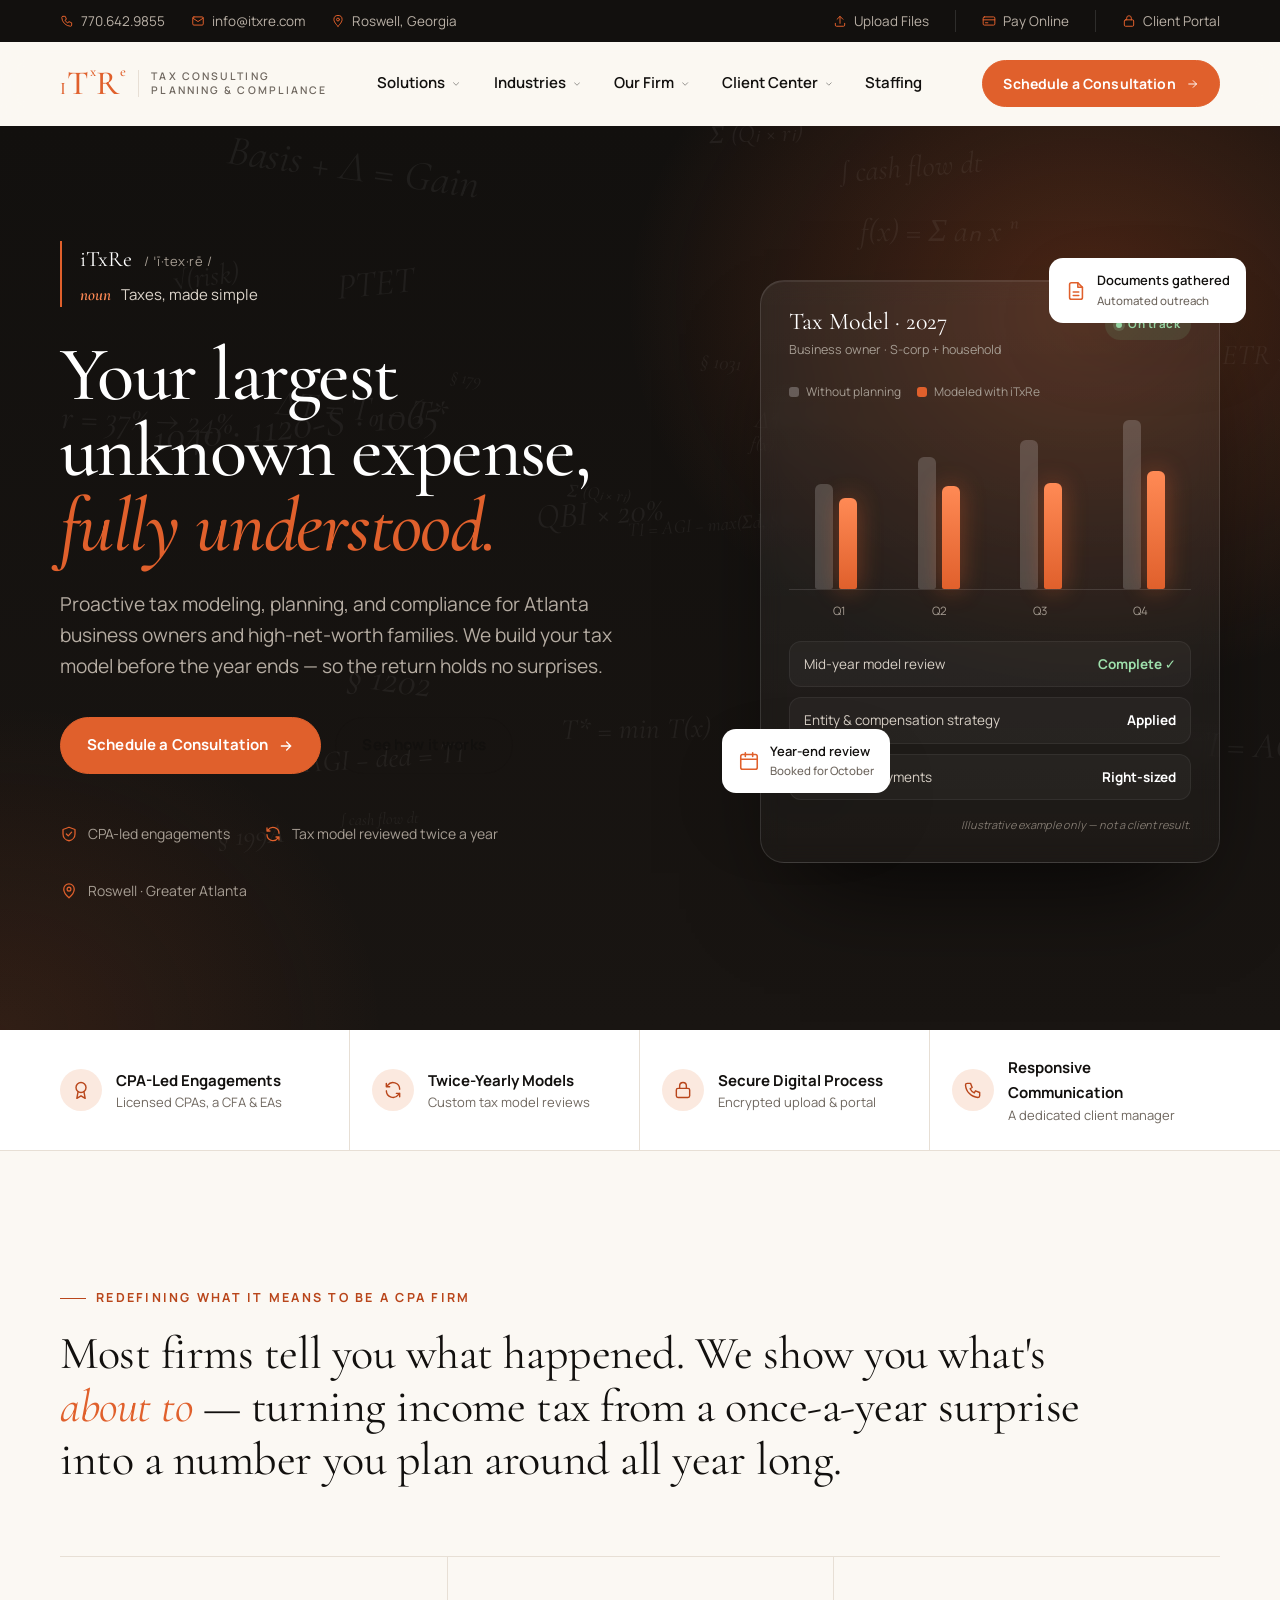
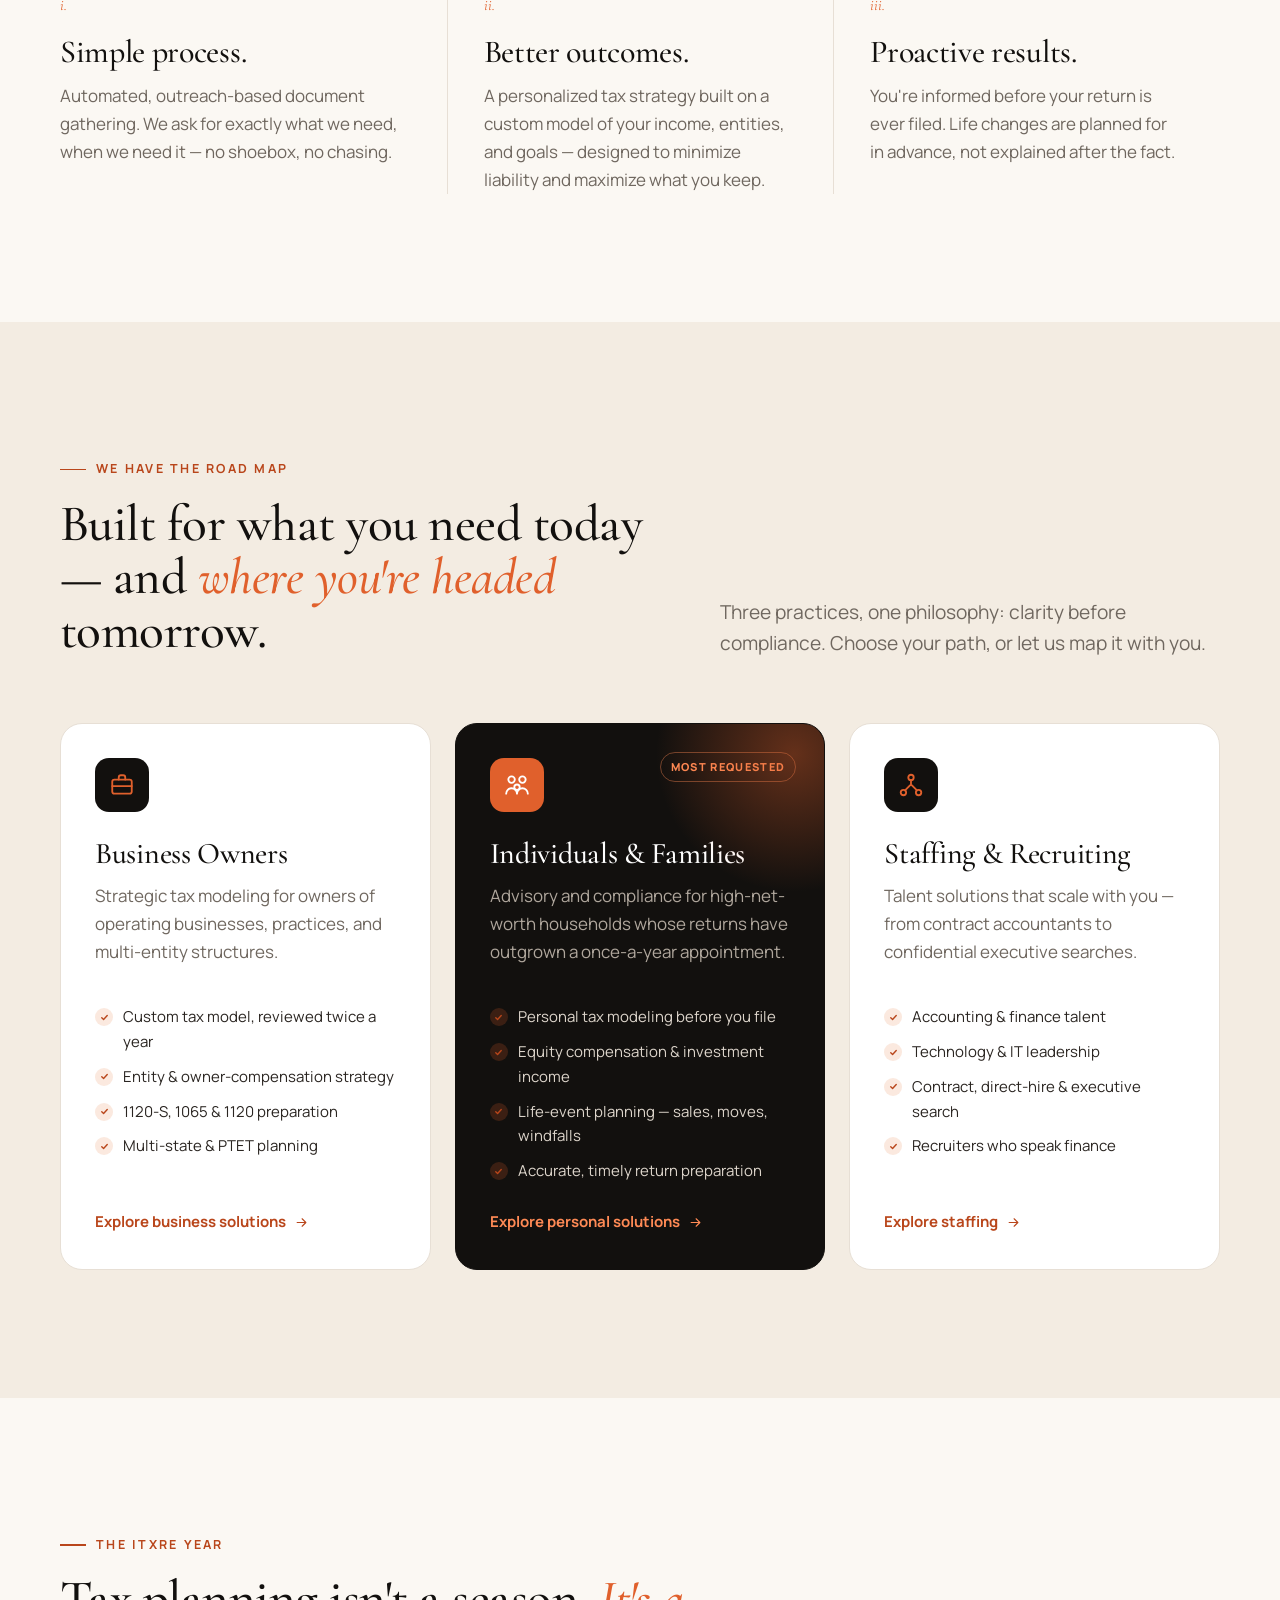
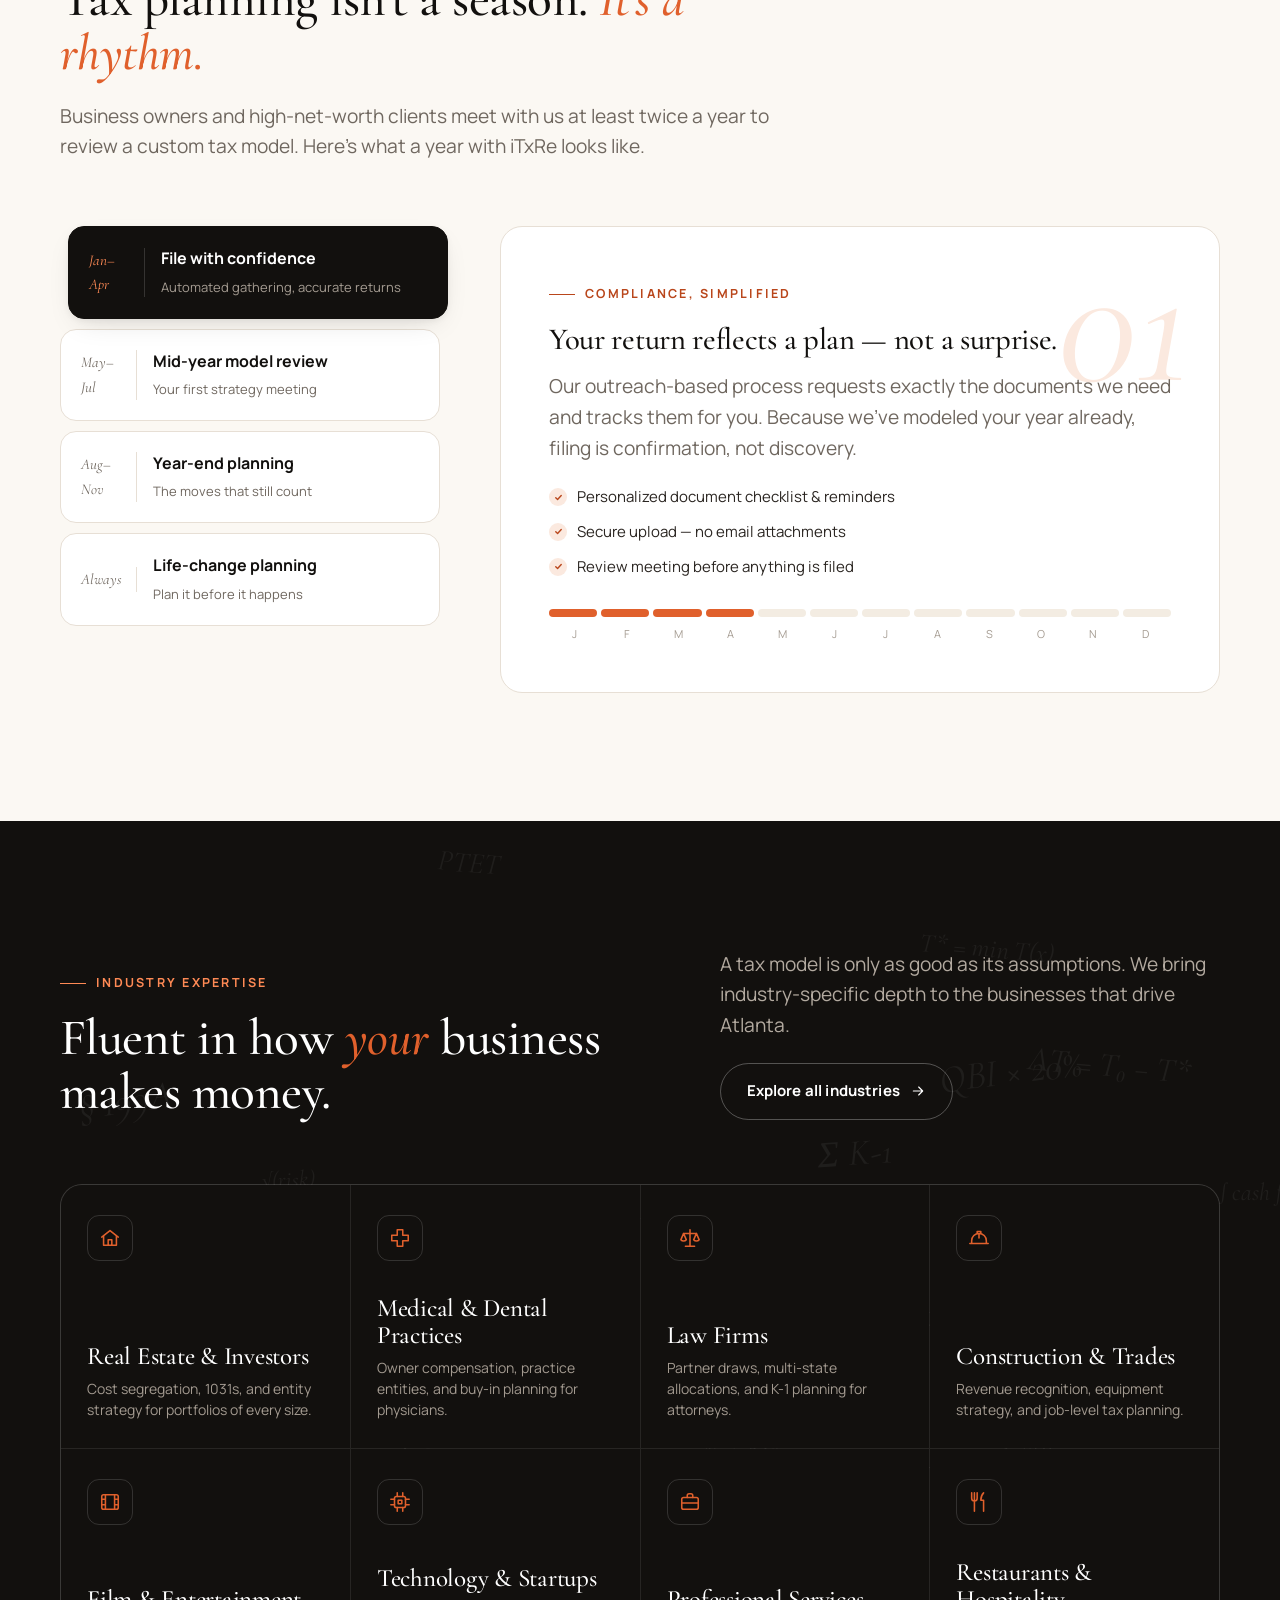
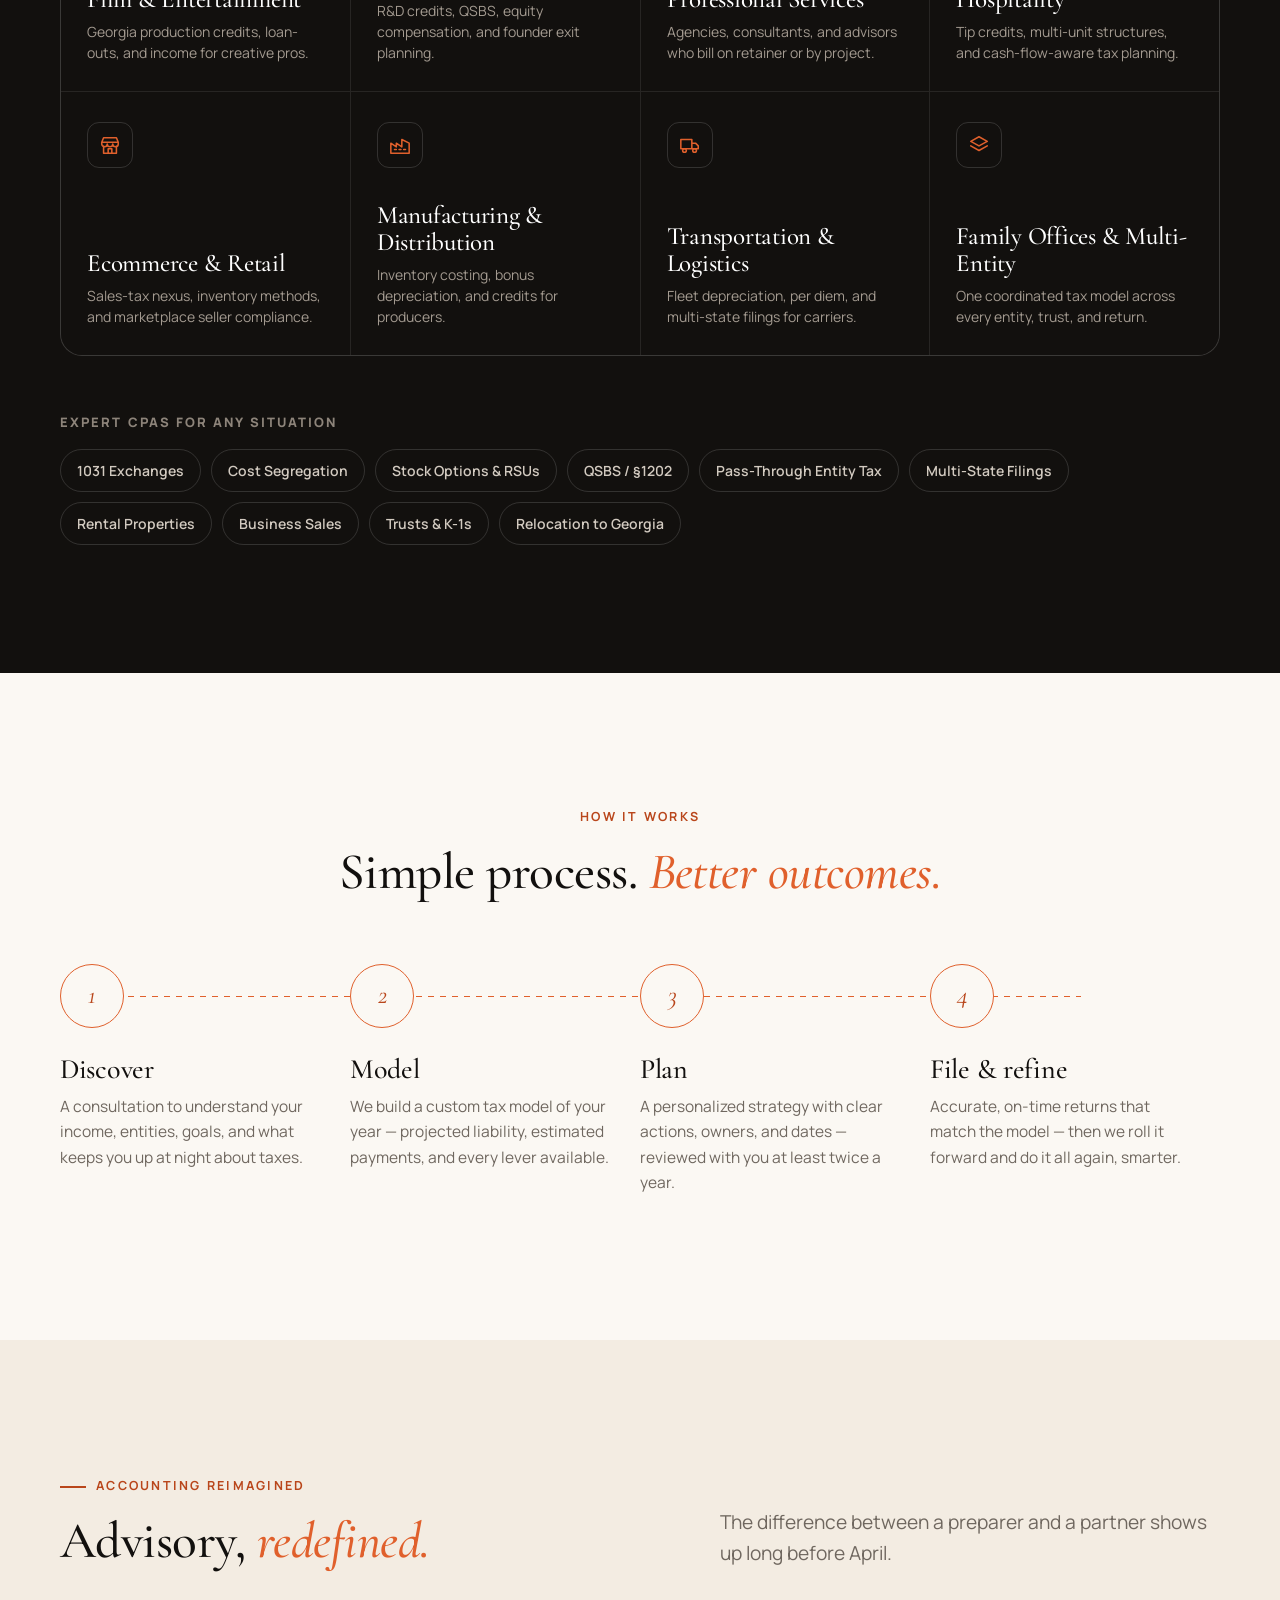
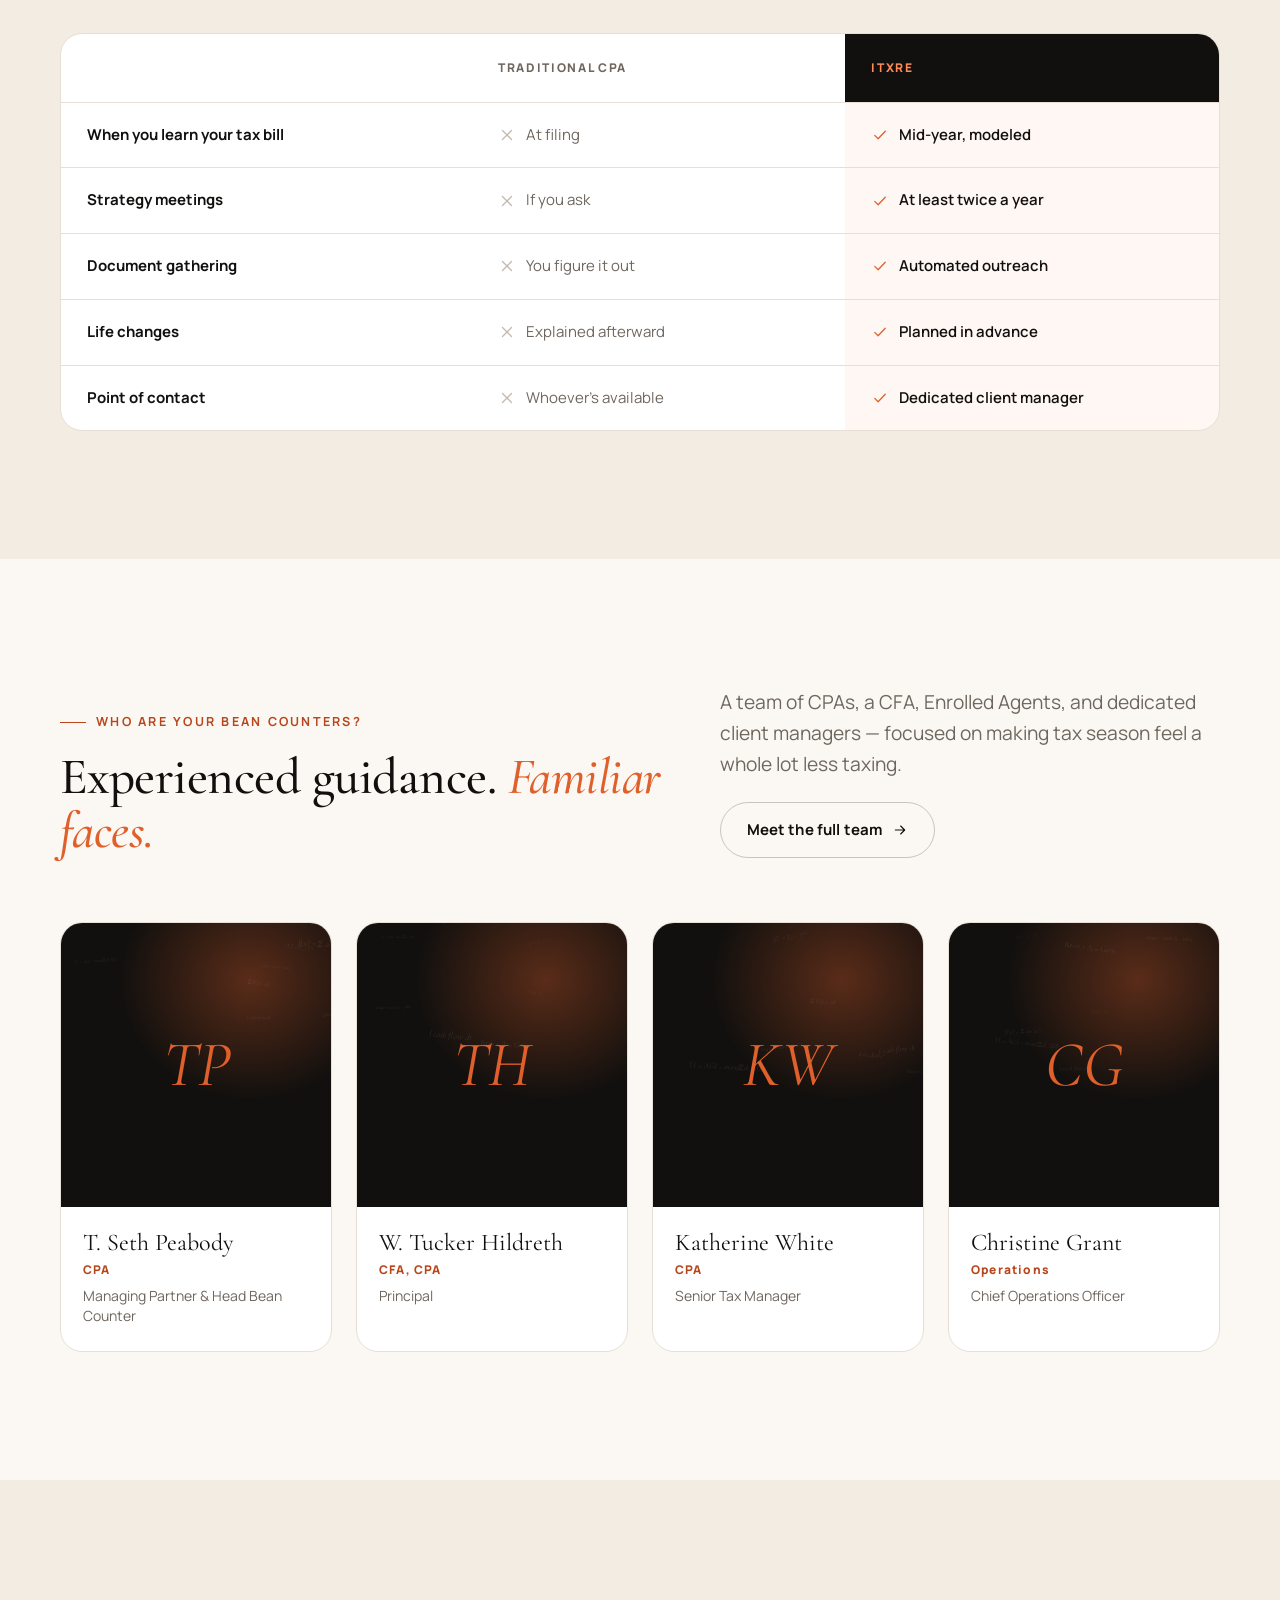
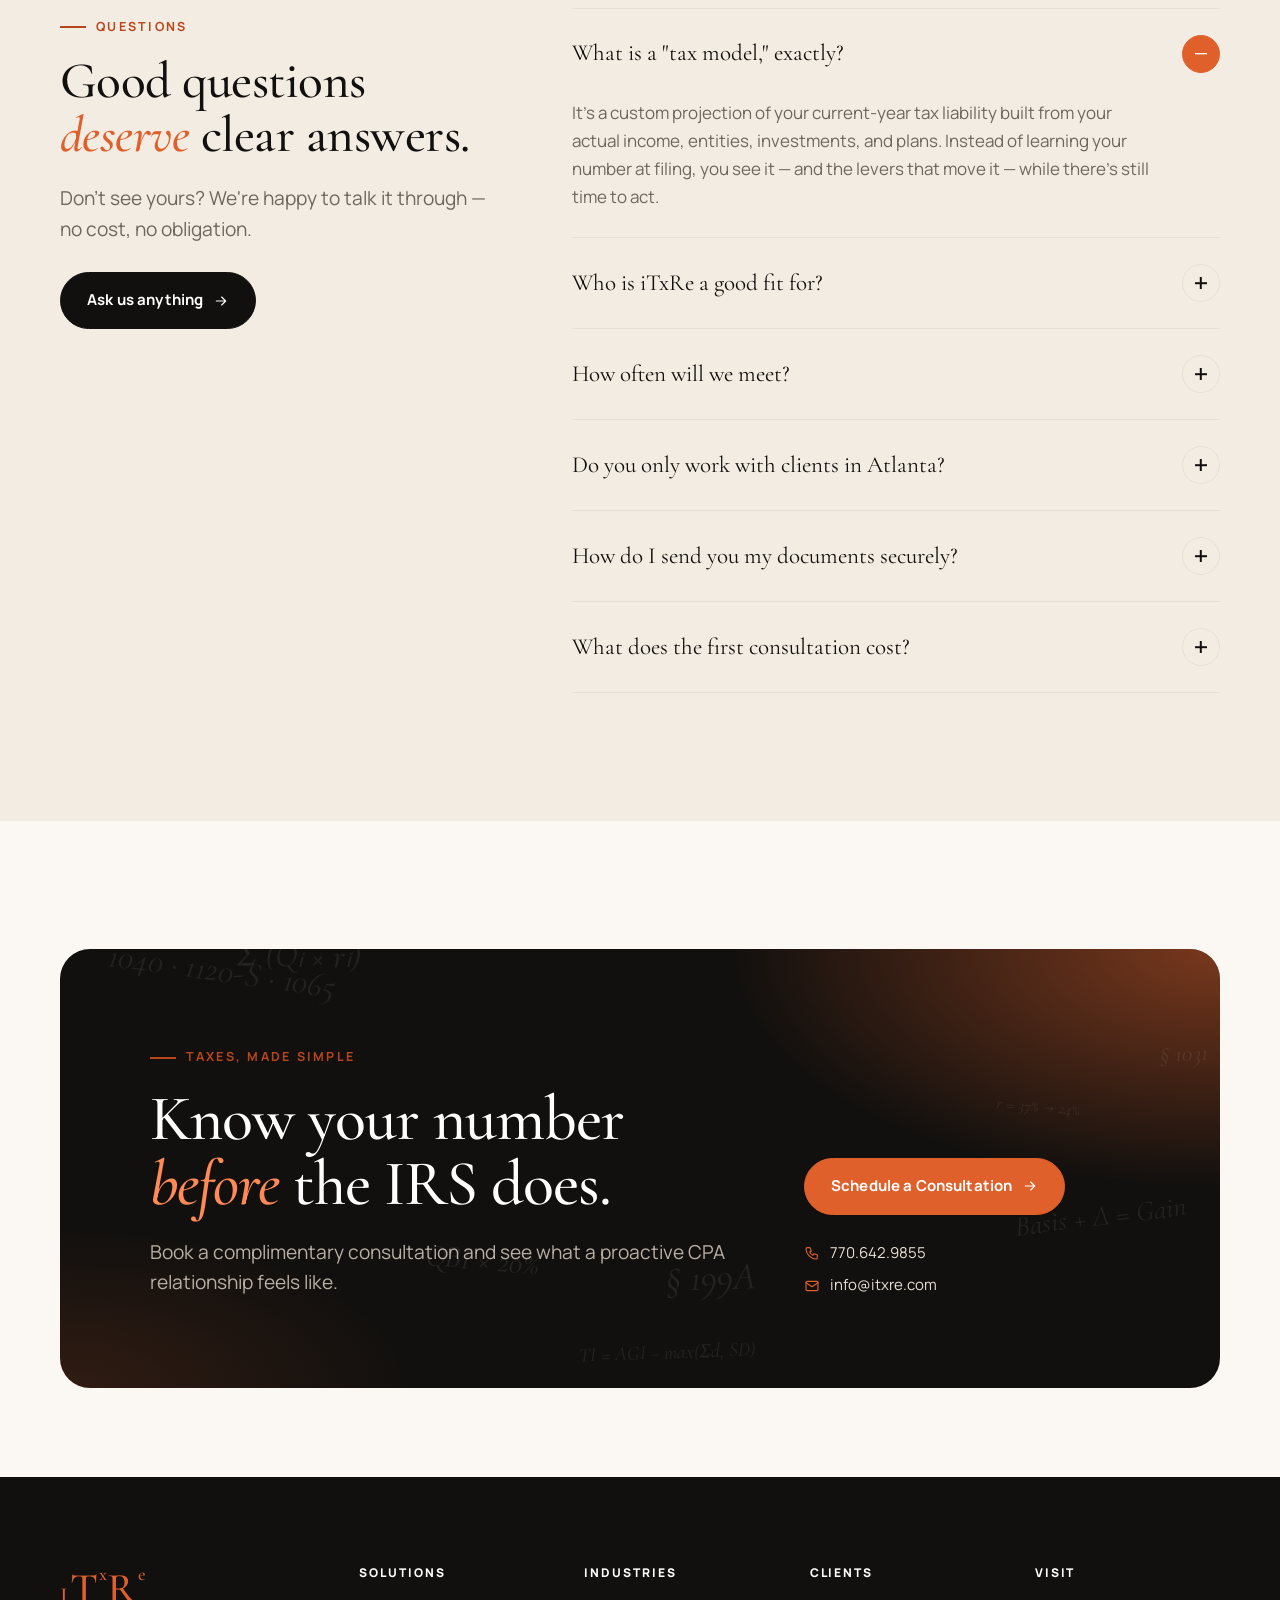
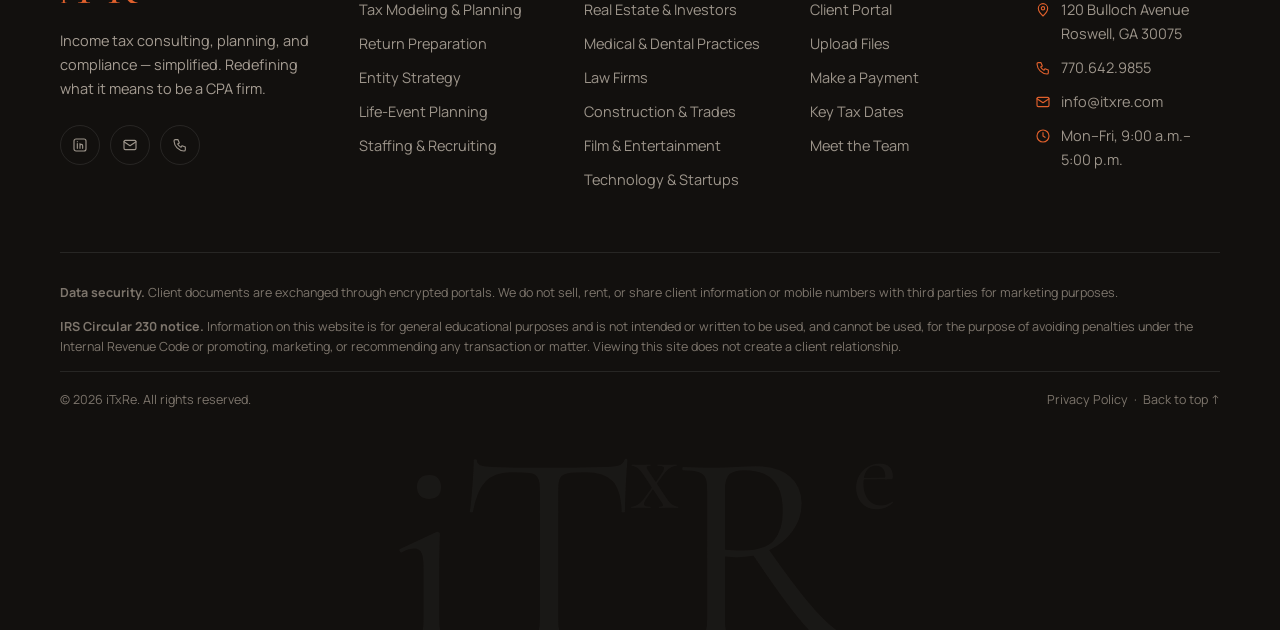
<file: index.html>
<!doctype html>
<html lang="en">
<head>
  <meta charset="utf-8">
  <meta name="viewport" content="width=device-width, initial-scale=1">
  <title>iTxRe | Tax Planning & CPA Firm in Roswell & Atlanta, GA</title>
  <meta name="description" content="iTxRe is a proactive CPA firm in Roswell, Georgia serving Atlanta business owners and high-net-worth families with tax modeling, planning, and return preparation.">
  <meta property="og:title" content="iTxRe | Taxes, Made Simple">
  <meta property="og:description" content="Proactive tax modeling, planning, and compliance for Atlanta business owners and high-net-worth families.">
  <meta property="og:type" content="website">
  <meta name="theme-color" content="#12100e">
  <link rel="icon" href="assets/img/favicon.svg" type="image/svg+xml">
  <link rel="preconnect" href="https://fonts.googleapis.com">
  <link rel="preconnect" href="https://fonts.gstatic.com" crossorigin>
  <link href="https://fonts.googleapis.com/css2?family=Cormorant+Garamond:ital,wght@0,500;0,600;1,500&family=Manrope:wght@400;500;600;700;800&display=swap" rel="stylesheet">
  <link rel="stylesheet" href="assets/css/styles.css">
  <script type="application/ld+json">
  {
    "@context": "https://schema.org",
    "@type": "AccountingService",
    "name": "iTxRe",
    "description": "Income tax consulting, planning, and compliance for business owners and high-net-worth individuals.",
    "telephone": "+1-770-642-9855",
    "email": "info@itxre.com",
    "url": "https://www.itxre.com/",
    "address": { "@type": "PostalAddress", "streetAddress": "120 Bulloch Avenue", "addressLocality": "Roswell", "addressRegion": "GA", "postalCode": "30075", "addressCountry": "US" },
    "areaServed": ["Roswell", "Alpharetta", "Atlanta", "Georgia"]
  }
  </script>
</head>
<body>
<div id="site-header"></div>

<main id="main">

  <!-- ============ HERO ============ -->
  <section class="hero" data-chalk="7" data-density="1.1">
    <div class="container hero__grid">
      <div>
        <div class="lexicon reveal">
          <div class="lexicon__word">iTxRe <span class="phon">/ ˈī·tex·rē /</span></div>
          <div class="lexicon__defs" aria-live="polite">
            <div class="lexicon__def is-active"><b>abbr.</b><span>Income Tax Return</span></div>
            <div class="lexicon__def"><b>noun</b><span>Taxes, made simple</span></div>
            <div class="lexicon__def"><b>verb</b><span>Amplifying clarity</span></div>
          </div>
        </div>
        <h1 class="display reveal" data-delay="1">Your largest unknown expense, <em>fully understood.</em></h1>
        <p class="lead reveal" data-delay="2">Proactive tax modeling, planning, and compliance for Atlanta business owners and high-net-worth families. We build your tax model before the year ends — so the return holds no surprises.</p>
        <div class="btn-row reveal" data-delay="3">
          <a class="btn" href="contact.html">Schedule a Consultation <svg viewBox="0 0 24 24" fill="none" stroke="currentColor" stroke-width="2" stroke-linecap="round"><path d="M5 12h14M13 6l6 6-6 6"/></svg></a>
          <a class="btn btn--ghost" href="#rhythm">See how it works</a>
        </div>
        <div class="hero__meta reveal" data-delay="4">
          <div><span data-icon="shield"></span>CPA-led engagements</div>
          <div><span data-icon="refresh"></span>Tax model reviewed twice a year</div>
          <div><span data-icon="pin"></span>Roswell · Greater Atlanta</div>
        </div>
      </div>

      <div class="hero__visual reveal" data-delay="2" style="position:relative">
        <div class="model-card" data-animate>
          <div class="model-card__head">
            <div>
              <div class="model-card__title">Tax Model · <span data-year-next>2027</span></div>
              <div class="model-card__sub">Business owner · S-corp + household</div>
            </div>
            <span class="pill">On track</span>
          </div>
          <div class="model-legend"><span><i></i>Without planning</span><span><i class="o"></i>Modeled with iTxRe</span></div>
          <div class="model-chart" aria-hidden="true">
            <div class="model-chart__col"><span class="bar bar--before" style="height:62%"></span><span class="bar bar--after" style="height:54%;transition-delay:.1s"></span></div>
            <div class="model-chart__col"><span class="bar bar--before" style="height:78%;transition-delay:.15s"></span><span class="bar bar--after" style="height:61%;transition-delay:.25s"></span></div>
            <div class="model-chart__col"><span class="bar bar--before" style="height:88%;transition-delay:.3s"></span><span class="bar bar--after" style="height:63%;transition-delay:.4s"></span></div>
            <div class="model-chart__col"><span class="bar bar--before" style="height:100%;transition-delay:.45s"></span><span class="bar bar--after" style="height:70%;transition-delay:.55s"></span></div>
          </div>
          <div class="model-chart__labels"><span>Q1</span><span>Q2</span><span>Q3</span><span>Q4</span></div>
          <div class="model-rows">
            <div class="model-row"><span>Mid-year model review</span><b class="up">Complete ✓</b></div>
            <div class="model-row"><span>Entity &amp; compensation strategy</span><b>Applied</b></div>
            <div class="model-row"><span>Estimated payments</span><b>Right-sized</b></div>
          </div>
          <div class="model-card__foot">Illustrative example only — not a client result.</div>
        </div>
        <div class="float-chip float-chip--a"><span data-icon="calendar"></span><div>Year-end review<small>Booked for October</small></div></div>
        <div class="float-chip float-chip--b"><span data-icon="doc"></span><div>Documents gathered<small>Automated outreach</small></div></div>
      </div>
    </div>
  </section>

  <!-- ============ TRUST STRIP ============ -->
  <section class="trust" aria-label="Why clients choose iTxRe">
    <div class="container">
      <div class="trust__item"><i data-icon="award"></i><div><strong>CPA-Led Engagements</strong><span>Licensed CPAs, a CFA &amp; EAs</span></div></div>
      <div class="trust__item"><i data-icon="refresh"></i><div><strong>Twice-Yearly Models</strong><span>Custom tax model reviews</span></div></div>
      <div class="trust__item"><i data-icon="lock"></i><div><strong>Secure Digital Process</strong><span>Encrypted upload &amp; portal</span></div></div>
      <div class="trust__item"><i data-icon="phone"></i><div><strong>Responsive Communication</strong><span>A dedicated client manager</span></div></div>
    </div>
  </section>

  <!-- ============ STATEMENT + PILLARS ============ -->
  <section class="section">
    <div class="container">
      <span class="eyebrow reveal">Redefining what it means to be a CPA firm</span>
      <p class="statement reveal" data-delay="1">Most firms tell you what happened. We show you what's <em>about to</em> — turning income tax from a once-a-year surprise into a number you plan around all year long.</p>
      <div class="pillars">
        <div class="pillar reveal" data-delay="1"><span class="pillar__num">i.</span><h3>Simple process.</h3><p>Automated, outreach-based document gathering. We ask for exactly what we need, when we need it — no shoebox, no chasing.</p></div>
        <div class="pillar reveal" data-delay="2"><span class="pillar__num">ii.</span><h3>Better outcomes.</h3><p>A personalized tax strategy built on a custom model of your income, entities, and goals — designed to minimize liability and maximize what you keep.</p></div>
        <div class="pillar reveal" data-delay="3"><span class="pillar__num">iii.</span><h3>Proactive results.</h3><p>You're informed before your return is ever filed. Life changes are planned for in advance, not explained after the fact.</p></div>
      </div>
    </div>
  </section>

  <!-- ============ SOLUTIONS ============ -->
  <section class="section section--bone">
    <div class="container">
      <div class="section-head section-head--split">
        <div>
          <span class="eyebrow reveal">We have the road map</span>
          <h2 class="h2 reveal" data-delay="1">Built for what you need today — and <em class="accent">where you're headed</em> tomorrow.</h2>
        </div>
        <p class="lead reveal" data-delay="2">Three practices, one philosophy: clarity before compliance. Choose your path, or let us map it with you.</p>
      </div>
      <div class="grid grid-3">
        <article class="card solution-card reveal" data-delay="1">
          <div class="card__icon" data-icon="briefcase"></div>
          <h3>Business Owners</h3>
          <p>Strategic tax modeling for owners of operating businesses, practices, and multi-entity structures.</p>
          <ul class="check-list"><li>Custom tax model, reviewed twice a year</li><li>Entity &amp; owner-compensation strategy</li><li>1120-S, 1065 &amp; 1120 preparation</li><li>Multi-state &amp; PTET planning</li></ul>
          <a class="link-arrow" href="services.html#business">Explore business solutions <span data-icon="arrow"></span></a>
        </article>
        <article class="card solution-card solution-card--featured reveal" data-delay="2">
          <span class="tag">Most requested</span>
          <div class="card__icon" data-icon="family"></div>
          <h3>Individuals &amp; Families</h3>
          <p>Advisory and compliance for high-net-worth households whose returns have outgrown a once-a-year appointment.</p>
          <ul class="check-list"><li>Personal tax modeling before you file</li><li>Equity compensation &amp; investment income</li><li>Life-event planning — sales, moves, windfalls</li><li>Accurate, timely return preparation</li></ul>
          <a class="link-arrow" href="services.html#individuals">Explore personal solutions <span data-icon="arrow"></span></a>
        </article>
        <article class="card solution-card reveal" data-delay="3">
          <div class="card__icon" data-icon="network"></div>
          <h3>Staffing &amp; Recruiting</h3>
          <p>Talent solutions that scale with you — from contract accountants to confidential executive searches.</p>
          <ul class="check-list"><li>Accounting &amp; finance talent</li><li>Technology &amp; IT leadership</li><li>Contract, direct-hire &amp; executive search</li><li>Recruiters who speak finance</li></ul>
          <a class="link-arrow" href="staffing.html">Explore staffing <span data-icon="arrow"></span></a>
        </article>
      </div>
    </div>
  </section>

  <!-- ============ YEAR-ROUND RHYTHM ============ -->
  <section class="section" id="rhythm">
    <div class="container">
      <div class="section-head">
        <span class="eyebrow reveal">The iTxRe year</span>
        <h2 class="h2 reveal" data-delay="1">Tax planning isn't a season. <em class="accent">It's a rhythm.</em></h2>
        <p class="lead reveal" data-delay="2">Business owners and high-net-worth clients meet with us at least twice a year to review a custom tax model. Here's what a year with iTxRe looks like.</p>
      </div>
      <div class="rhythm reveal" data-tabs>
        <div class="rhythm__tabs" role="tablist" aria-label="Year-round tax rhythm">
          <button class="rhythm__tab" role="tab" id="t1" aria-controls="p1" aria-selected="true"><span class="mo">Jan–Apr</span><span><strong>File with confidence</strong><small>Automated gathering, accurate returns</small></span></button>
          <button class="rhythm__tab" role="tab" id="t2" aria-controls="p2" aria-selected="false" tabindex="-1"><span class="mo">May–Jul</span><span><strong>Mid-year model review</strong><small>Your first strategy meeting</small></span></button>
          <button class="rhythm__tab" role="tab" id="t3" aria-controls="p3" aria-selected="false" tabindex="-1"><span class="mo">Aug–Nov</span><span><strong>Year-end planning</strong><small>The moves that still count</small></span></button>
          <button class="rhythm__tab" role="tab" id="t4" aria-controls="p4" aria-selected="false" tabindex="-1"><span class="mo">Always</span><span><strong>Life-change planning</strong><small>Plan it before it happens</small></span></button>
        </div>
        <div>
          <div class="rhythm__panel" role="tabpanel" id="p1" aria-labelledby="t1">
            <span class="big-num">01</span>
            <span class="eyebrow">Compliance, simplified</span>
            <h3 class="h3">Your return reflects a plan — not a surprise.</h3>
            <p class="lead">Our outreach-based process requests exactly the documents we need and tracks them for you. Because we've modeled your year already, filing is confirmation, not discovery.</p>
            <ul class="check-list"><li>Personalized document checklist &amp; reminders</li><li>Secure upload — no email attachments</li><li>Review meeting before anything is filed</li></ul>
            <div class="year-track" aria-hidden="true"><span class="on"></span><span class="on"></span><span class="on"></span><span class="on"></span><span></span><span></span><span></span><span></span><span></span><span></span><span></span><span></span></div>
            <div class="year-track__labels" aria-hidden="true"><span>J</span><span>F</span><span>M</span><span>A</span><span>M</span><span>J</span><span>J</span><span>A</span><span>S</span><span>O</span><span>N</span><span>D</span></div>
          </div>
          <div class="rhythm__panel" role="tabpanel" id="p2" aria-labelledby="t2" hidden>
            <span class="big-num">02</span>
            <span class="eyebrow">Model review #1</span>
            <h3 class="h3">A first look at this year's number.</h3>
            <p class="lead">We build a custom tax model from your year-to-date results and what's ahead, then walk you through it — projected liability, estimated payments, and the levers you can still pull.</p>
            <ul class="check-list"><li>Projected federal &amp; Georgia liability</li><li>Estimated payments right-sized</li><li>Entity, retirement &amp; compensation levers</li></ul>
            <div class="year-track" aria-hidden="true"><span></span><span></span><span></span><span></span><span class="on"></span><span class="on"></span><span class="on"></span><span></span><span></span><span></span><span></span><span></span></div>
            <div class="year-track__labels" aria-hidden="true"><span>J</span><span>F</span><span>M</span><span>A</span><span>M</span><span>J</span><span>J</span><span>A</span><span>S</span><span>O</span><span>N</span><span>D</span></div>
          </div>
          <div class="rhythm__panel" role="tabpanel" id="p3" aria-labelledby="t3" hidden>
            <span class="big-num">03</span>
            <span class="eyebrow">Model review #2</span>
            <h3 class="h3">Year-end moves, while they still matter.</h3>
            <p class="lead">We refresh the model with actuals and execute the plan before December 31 — timing income and deductions, funding retirement accounts, and confirming elections.</p>
            <ul class="check-list"><li>Updated model with actuals</li><li>Year-end action list with owners &amp; dates</li><li>No-surprise preview of next spring's return</li></ul>
            <div class="year-track" aria-hidden="true"><span></span><span></span><span></span><span></span><span></span><span></span><span></span><span class="on"></span><span class="on"></span><span class="on"></span><span class="on"></span><span></span></div>
            <div class="year-track__labels" aria-hidden="true"><span>J</span><span>F</span><span>M</span><span>A</span><span>M</span><span>J</span><span>J</span><span>A</span><span>S</span><span>O</span><span>N</span><span>D</span></div>
          </div>
          <div class="rhythm__panel" role="tabpanel" id="p4" aria-labelledby="t4" hidden>
            <span class="big-num">04</span>
            <span class="eyebrow">Life happens</span>
            <h3 class="h3">Selling a business? Moving states? Call us first.</h3>
            <p class="lead">We help you plan for the tax impact of major life changes before they happen — when the most options are still on the table.</p>
            <ul class="check-list"><li>Business sales &amp; liquidity events</li><li>Relocation, marriage &amp; family changes</li><li>Inheritances, equity vesting &amp; windfalls</li></ul>
            <div class="year-track" aria-hidden="true"><span class="on"></span><span class="on"></span><span class="on"></span><span class="on"></span><span class="on"></span><span class="on"></span><span class="on"></span><span class="on"></span><span class="on"></span><span class="on"></span><span class="on"></span><span class="on"></span></div>
            <div class="year-track__labels" aria-hidden="true"><span>J</span><span>F</span><span>M</span><span>A</span><span>M</span><span>J</span><span>J</span><span>A</span><span>S</span><span>O</span><span>N</span><span>D</span></div>
          </div>
        </div>
      </div>
    </div>
  </section>

  <!-- ============ INDUSTRIES ============ -->
  <section class="section on-dark" style="position:relative;overflow:hidden" data-chalk="11" data-density=".8">
    <div class="container" style="position:relative">
      <div class="section-head section-head--split">
        <div>
          <span class="eyebrow reveal">Industry expertise</span>
          <h2 class="h2 reveal" data-delay="1">Fluent in how <em class="accent">your</em> business makes money.</h2>
        </div>
        <div class="reveal" data-delay="2">
          <p class="lead" style="margin:0 0 22px">A tax model is only as good as its assumptions. We bring industry-specific depth to the businesses that drive Atlanta.</p>
          <a class="btn btn--ghost" href="industries.html">Explore all industries <span data-icon="arrow"></span></a>
        </div>
      </div>
      <div class="industries" data-industries></div>
      <div style="margin-top:56px" class="reveal">
        <p style="font-size:13px;letter-spacing:.16em;text-transform:uppercase;font-weight:800;color:#8d847a;margin-bottom:16px">Expert CPAs for any situation</p>
        <div class="chips">
          <span class="chip">1031 Exchanges</span><span class="chip">Cost Segregation</span><span class="chip">Stock Options &amp; RSUs</span><span class="chip">QSBS / §1202</span><span class="chip">Pass-Through Entity Tax</span><span class="chip">Multi-State Filings</span><span class="chip">Rental Properties</span><span class="chip">Business Sales</span><span class="chip">Trusts &amp; K-1s</span><span class="chip">Relocation to Georgia</span>
        </div>
      </div>
    </div>
  </section>

  <!-- ============ PROCESS ============ -->
  <section class="section">
    <div class="container">
      <div class="section-head section-head--center">
        <span class="eyebrow reveal">How it works</span>
        <h2 class="h2 reveal" data-delay="1">Simple process. <em class="accent">Better outcomes.</em></h2>
      </div>
      <div class="process">
        <div class="step reveal" data-delay="1"><div class="step__num">1</div><h3>Discover</h3><p>A consultation to understand your income, entities, goals, and what keeps you up at night about taxes.</p></div>
        <div class="step reveal" data-delay="2"><div class="step__num">2</div><h3>Model</h3><p>We build a custom tax model of your year — projected liability, estimated payments, and every lever available.</p></div>
        <div class="step reveal" data-delay="3"><div class="step__num">3</div><h3>Plan</h3><p>A personalized strategy with clear actions, owners, and dates — reviewed with you at least twice a year.</p></div>
        <div class="step reveal" data-delay="4"><div class="step__num">4</div><h3>File &amp; refine</h3><p>Accurate, on-time returns that match the model — then we roll it forward and do it all again, smarter.</p></div>
      </div>
    </div>
  </section>

  <!-- ============ COMPARISON ============ -->
  <section class="section section--bone">
    <div class="container">
      <div class="section-head section-head--split">
        <div>
          <span class="eyebrow reveal">Accounting reimagined</span>
          <h2 class="h2 reveal" data-delay="1">Advisory, <em class="accent">redefined.</em></h2>
        </div>
        <p class="lead reveal" data-delay="2">The difference between a preparer and a partner shows up long before April.</p>
      </div>
      <div class="compare reveal">
        <div class="compare__row compare__head"><div>&nbsp;</div><div>Traditional CPA</div><div>iTxRe</div></div>
        <div class="compare__row"><div>When you learn your tax bill</div><div><span class="x" data-icon="x"></span>At filing</div><div><span class="ok" data-icon="check"></span>Mid-year, modeled</div></div>
        <div class="compare__row"><div>Strategy meetings</div><div><span class="x" data-icon="x"></span>If you ask</div><div><span class="ok" data-icon="check"></span>At least twice a year</div></div>
        <div class="compare__row"><div>Document gathering</div><div><span class="x" data-icon="x"></span>You figure it out</div><div><span class="ok" data-icon="check"></span>Automated outreach</div></div>
        <div class="compare__row"><div>Life changes</div><div><span class="x" data-icon="x"></span>Explained afterward</div><div><span class="ok" data-icon="check"></span>Planned in advance</div></div>
        <div class="compare__row"><div>Point of contact</div><div><span class="x" data-icon="x"></span>Whoever's available</div><div><span class="ok" data-icon="check"></span>Dedicated client manager</div></div>
      </div>
    </div>
  </section>

  <!-- ============ TEAM PREVIEW ============ -->
  <section class="section">
    <div class="container">
      <div class="section-head section-head--split">
        <div>
          <span class="eyebrow reveal">Who are your bean counters?</span>
          <h2 class="h2 reveal" data-delay="1">Experienced guidance. <em class="accent">Familiar faces.</em></h2>
        </div>
        <div class="reveal" data-delay="2"><p class="lead" style="margin:0 0 22px">A team of CPAs, a CFA, Enrolled Agents, and dedicated client managers — focused on making tax season feel a whole lot less taxing.</p><a class="btn btn--ghost" href="about.html#team">Meet the full team <span data-icon="arrow"></span></a></div>
      </div>
      <div class="team-grid">
        <div class="person reveal" data-delay="1"><div class="person__photo" data-chalk="21" data-density=".3"><span class="mono">TP</span></div><div class="person__body"><div class="person__name">T. Seth Peabody</div><div class="person__cred">CPA</div><div class="person__title">Managing Partner &amp; Head Bean Counter</div></div></div>
        <div class="person reveal" data-delay="2"><div class="person__photo" data-chalk="22" data-density=".3"><span class="mono">TH</span></div><div class="person__body"><div class="person__name">W. Tucker Hildreth</div><div class="person__cred">CFA, CPA</div><div class="person__title">Principal</div></div></div>
        <div class="person reveal" data-delay="3"><div class="person__photo" data-chalk="23" data-density=".3"><span class="mono">KW</span></div><div class="person__body"><div class="person__name">Katherine White</div><div class="person__cred">CPA</div><div class="person__title">Senior Tax Manager</div></div></div>
        <div class="person reveal" data-delay="4"><div class="person__photo" data-chalk="24" data-density=".3"><span class="mono">CG</span></div><div class="person__body"><div class="person__name">Christine Grant</div><div class="person__cred">Operations</div><div class="person__title">Chief Operations Officer</div></div></div>
      </div>
    </div>
  </section>

  <!-- ============ FAQ ============ -->
  <section class="section section--bone">
    <div class="container faq">
      <div class="faq__aside">
        <span class="eyebrow reveal">Questions</span>
        <h2 class="h2 reveal" data-delay="1">Good questions <em class="accent">deserve</em> clear answers.</h2>
        <p class="lead reveal" data-delay="2" style="margin:20px 0 28px">Don't see yours? We're happy to talk it through — no cost, no obligation.</p>
        <a class="btn btn--dark reveal" data-delay="3" href="contact.html">Ask us anything <span data-icon="arrow"></span></a>
      </div>
      <div class="accordion reveal" data-delay="1">
        <div class="acc"><button class="acc__btn" aria-expanded="true">What is a "tax model," exactly? <span class="acc__icon"></span></button><div class="acc__panel"><div><p>It's a custom projection of your current-year tax liability built from your actual income, entities, investments, and plans. Instead of learning your number at filing, you see it — and the levers that move it — while there's still time to act.</p></div></div></div>
        <div class="acc"><button class="acc__btn" aria-expanded="false">Who is iTxRe a good fit for? <span class="acc__icon"></span></button><div class="acc__panel"><div><p>Business owners and high-net-worth individuals and families whose taxes are complex enough that planning pays for itself — multiple entities, K-1s, equity compensation, real estate, or a major transaction on the horizon.</p></div></div></div>
        <div class="acc"><button class="acc__btn" aria-expanded="false">How often will we meet? <span class="acc__icon"></span></button><div class="acc__panel"><div><p>Planning clients meet with us at least twice a year to review their tax model — typically mid-year and again before year-end — plus whenever a major life or business change is on the way.</p></div></div></div>
        <div class="acc"><button class="acc__btn" aria-expanded="false">Do you only work with clients in Atlanta? <span class="acc__icon"></span></button><div class="acc__panel"><div><p>Our office is in historic Roswell and we love meeting in person, but our secure digital process means we serve clients across Georgia and beyond, with multi-state filings handled in-house.</p></div></div></div>
        <div class="acc"><button class="acc__btn" aria-expanded="false">How do I send you my documents securely? <span class="acc__icon"></span></button><div class="acc__panel"><div><p>Through our encrypted client portal. Our automated outreach tells you exactly what we need, and you upload it directly — no email attachments required.</p></div></div></div>
        <div class="acc"><button class="acc__btn" aria-expanded="false">What does the first consultation cost? <span class="acc__icon"></span></button><div class="acc__panel"><div><p>Nothing. The introductory conversation is free and there's no obligation. We'll learn about your situation and tell you honestly whether — and how — we can help.</p></div></div></div>
      </div>
    </div>
  </section>

  <!-- ============ CTA ============ -->
  <section class="section--tight" style="padding-top:clamp(80px,10vw,140px)">
    <div class="container">
      <div class="cta-band reveal" data-chalk="31" data-density=".7">
        <div class="cta-band__grid">
          <div>
            <span class="eyebrow">Taxes, made simple</span>
            <h2 class="h1">Know your number <em>before</em> the IRS does.</h2>
            <p class="lead">Book a complimentary consultation and see what a proactive CPA relationship feels like.</p>
          </div>
          <div class="cta-band__side">
            <a class="btn" href="contact.html">Schedule a Consultation <span data-icon="arrow"></span></a>
            <div class="cta-band__contact">
              <a href="tel:+17706429855"><span data-icon="phone"></span>770.642.9855</a>
              <a href="mailto:info@itxre.com"><span data-icon="mail"></span>info@itxre.com</a>
            </div>
          </div>
        </div>
      </div>
    </div>
  </section>

</main>

<div id="site-footer"></div>
<script src="assets/js/site.js"></script>
</body>
</html>
</file>
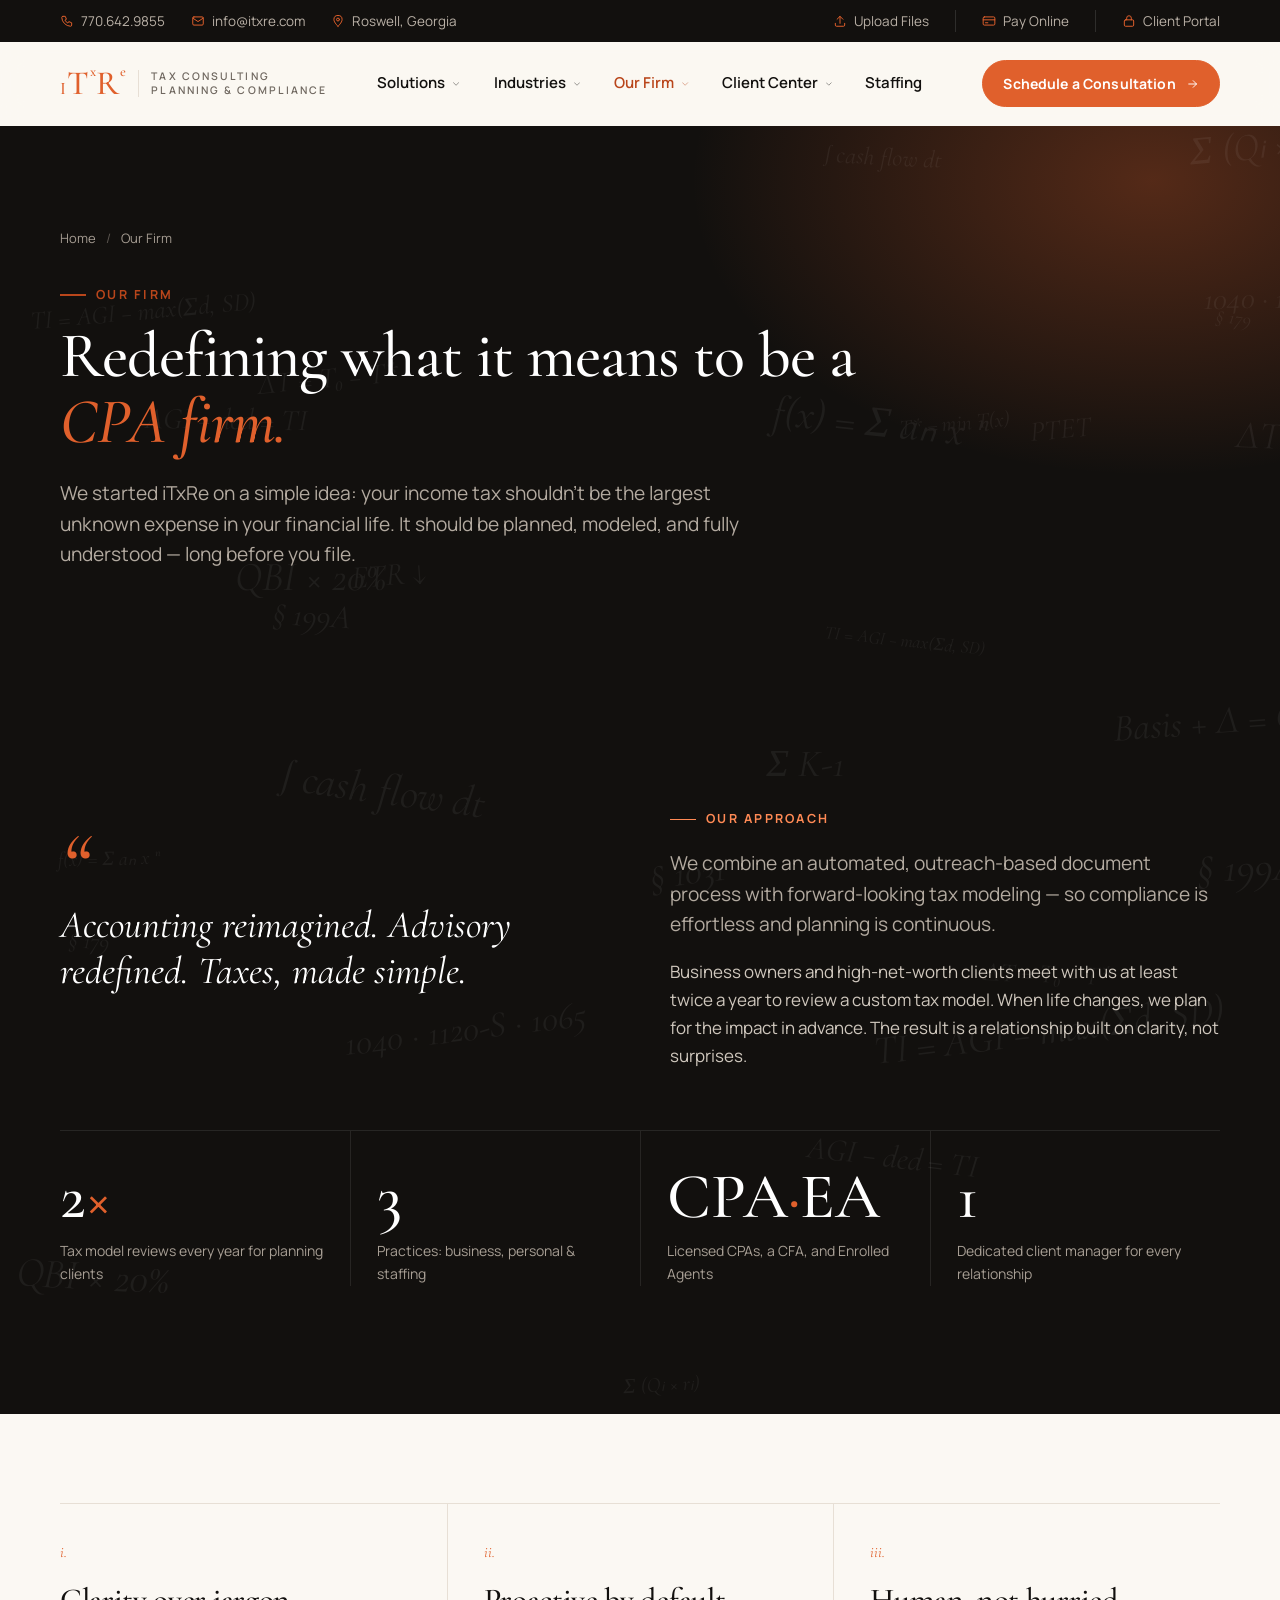
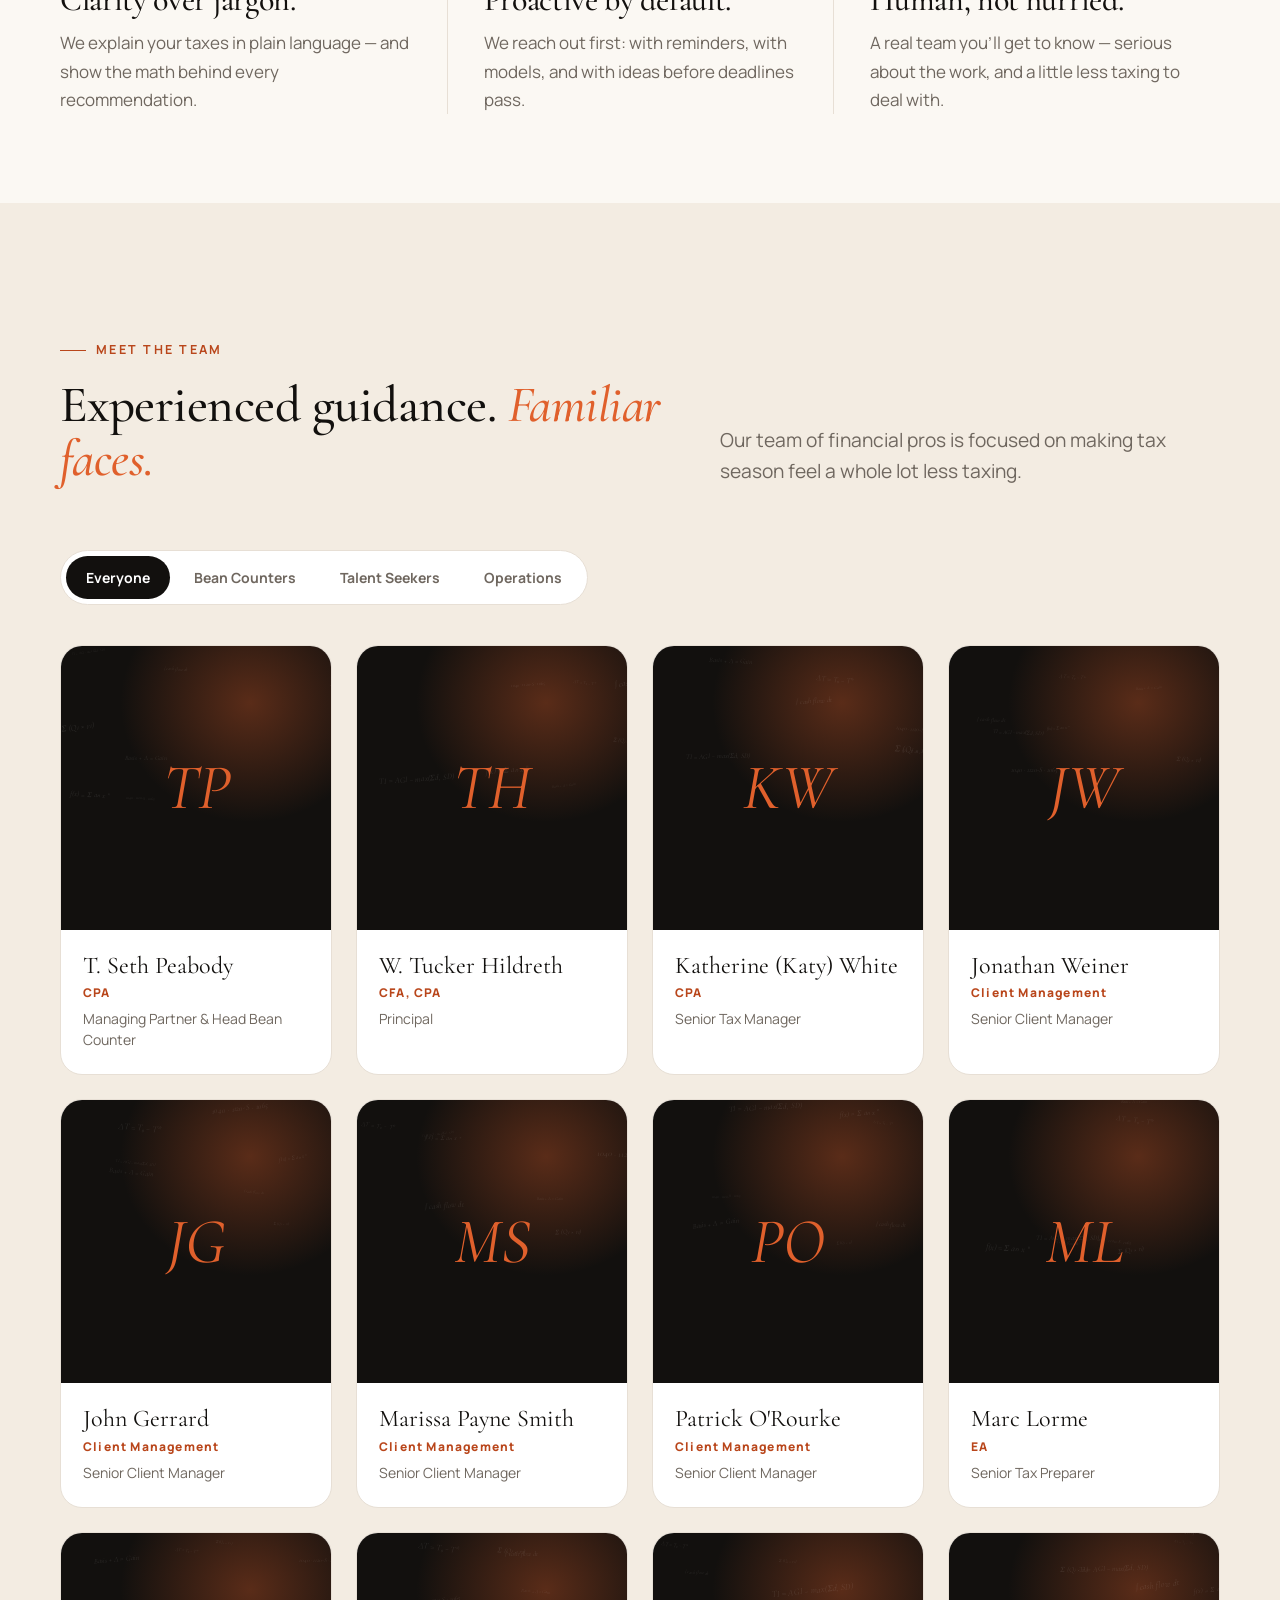
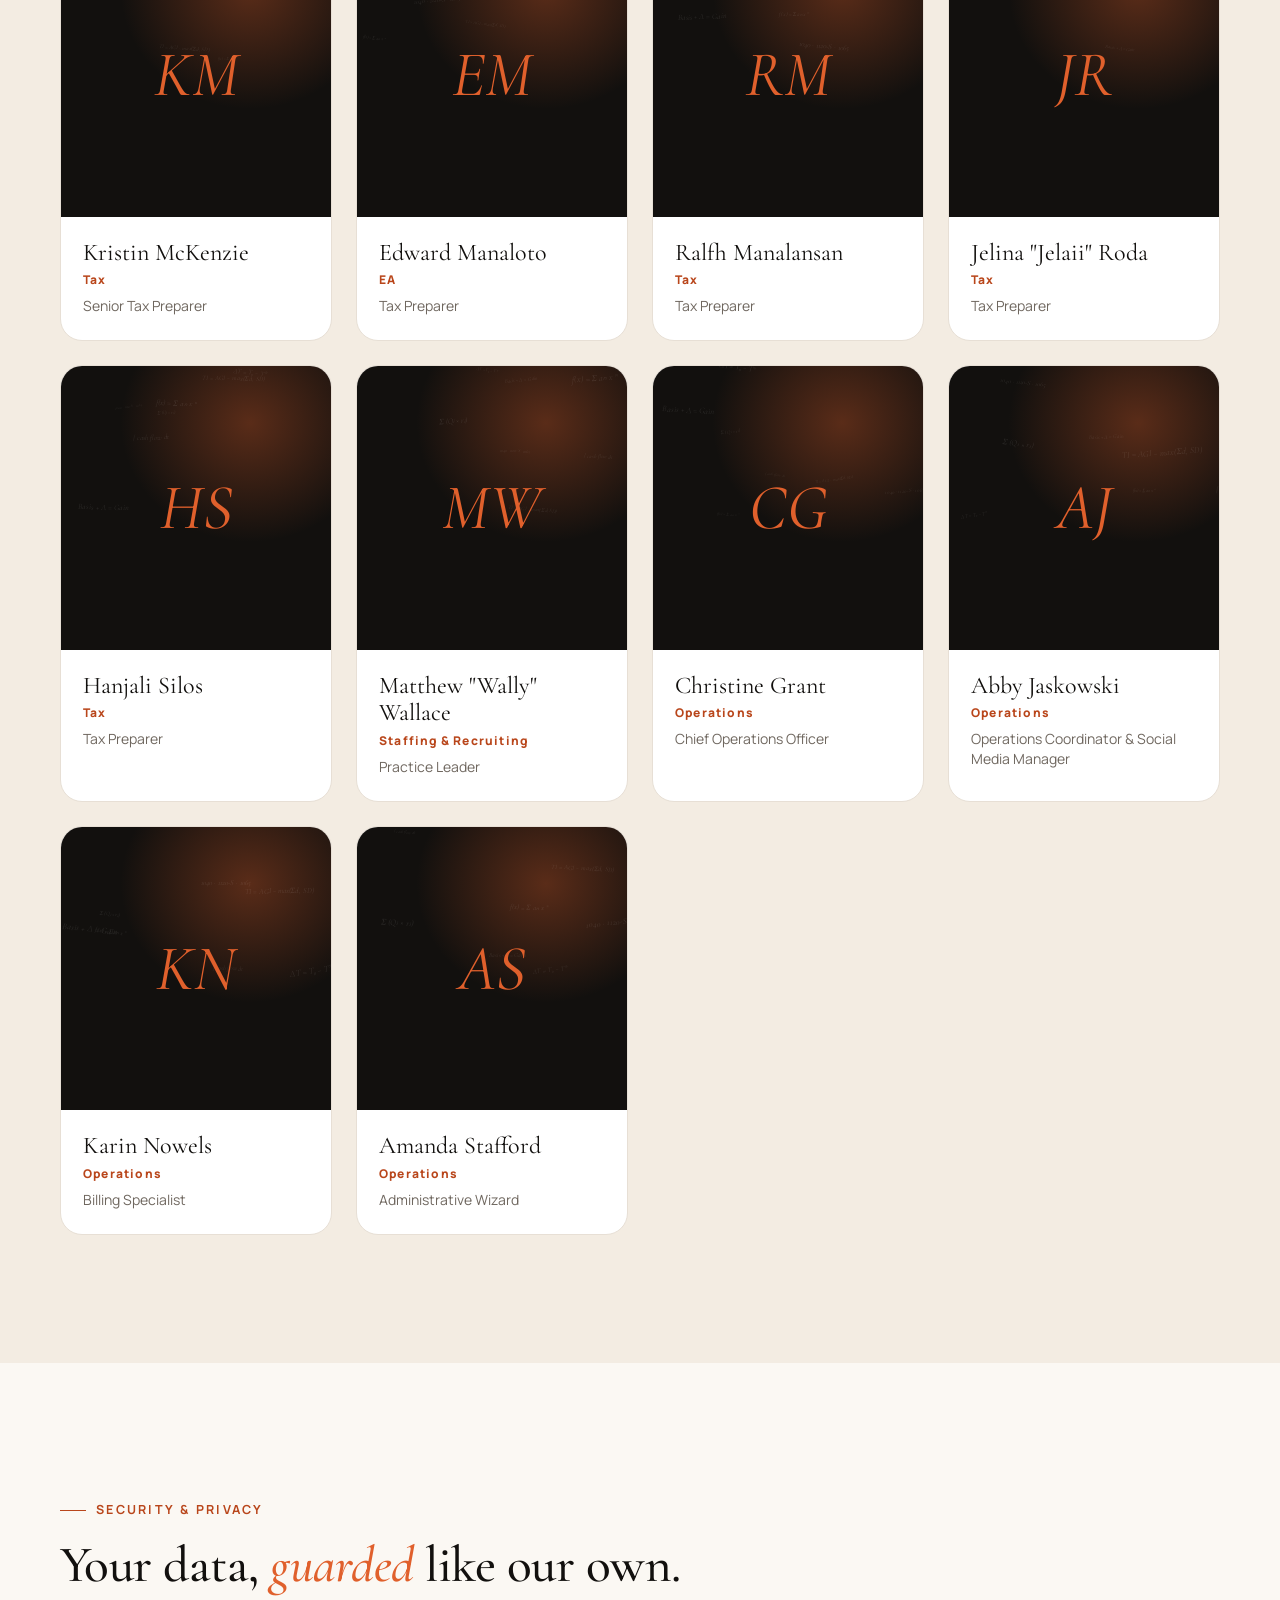
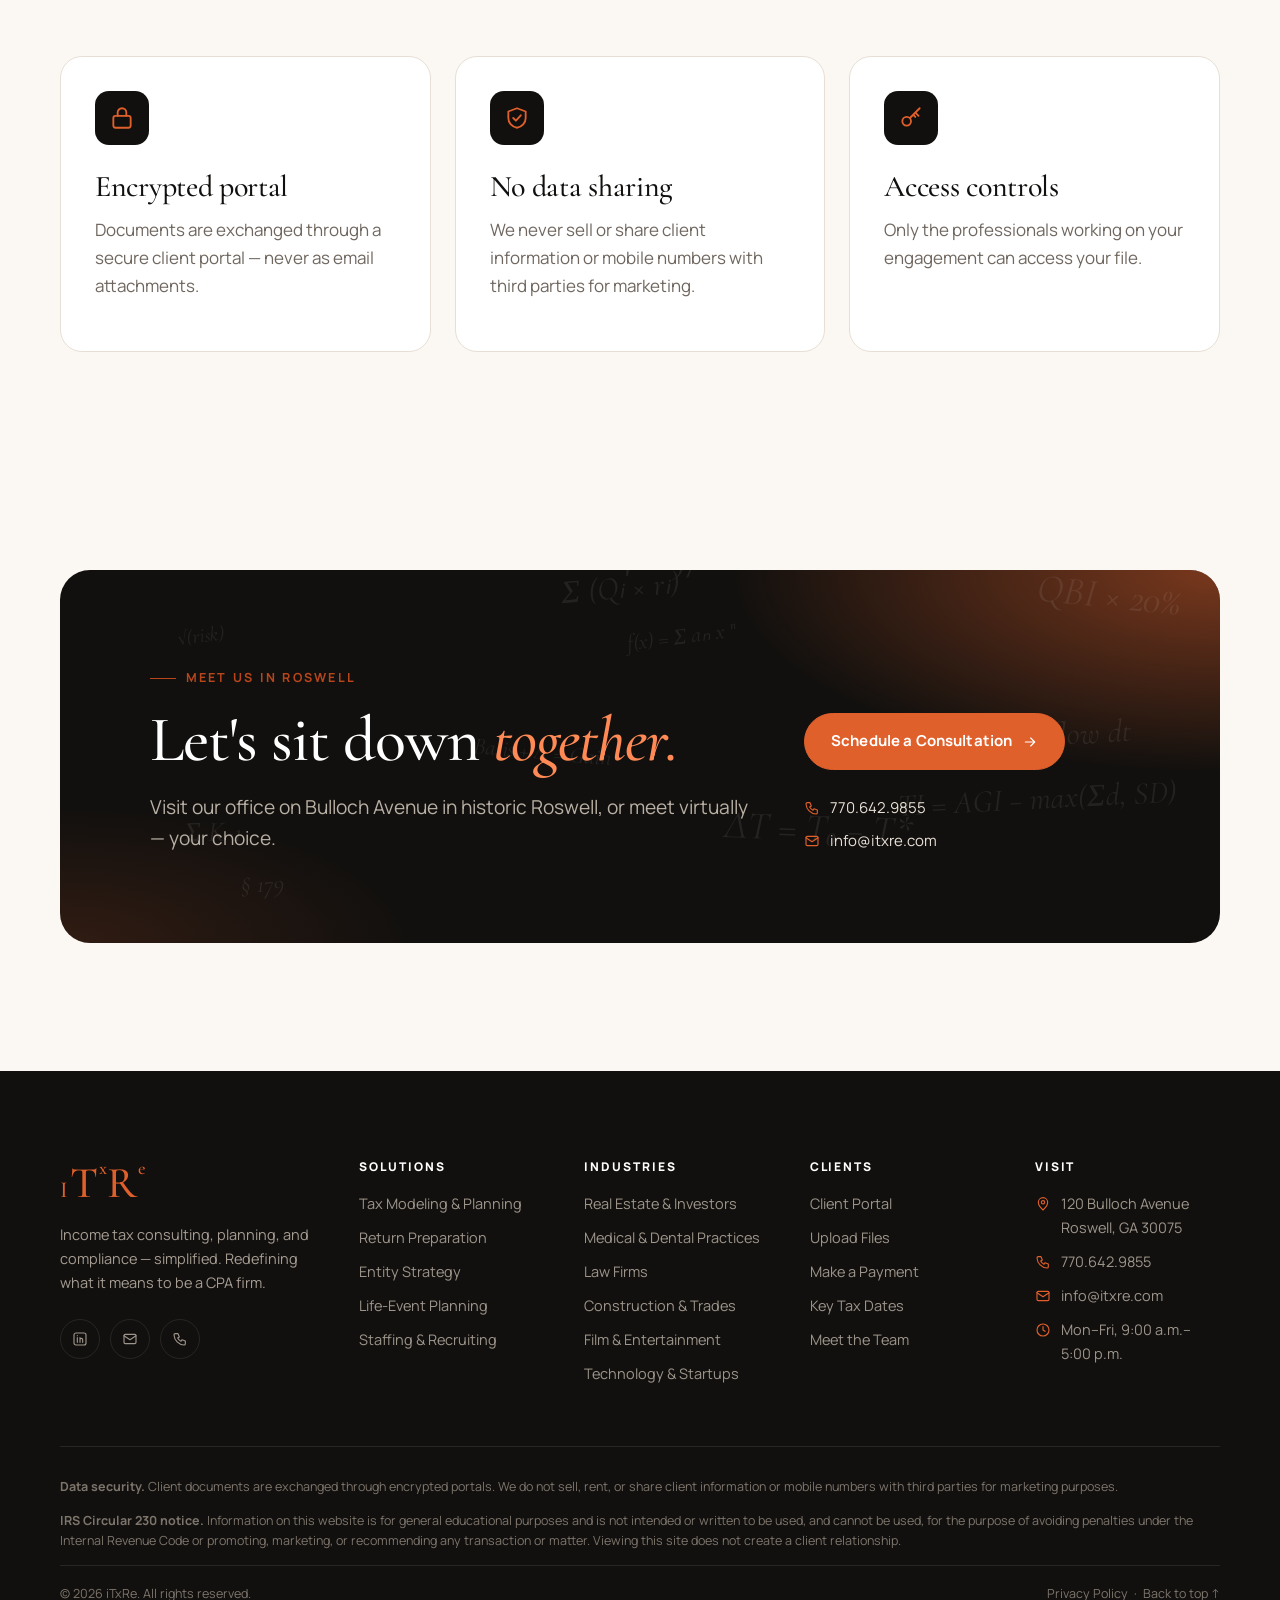
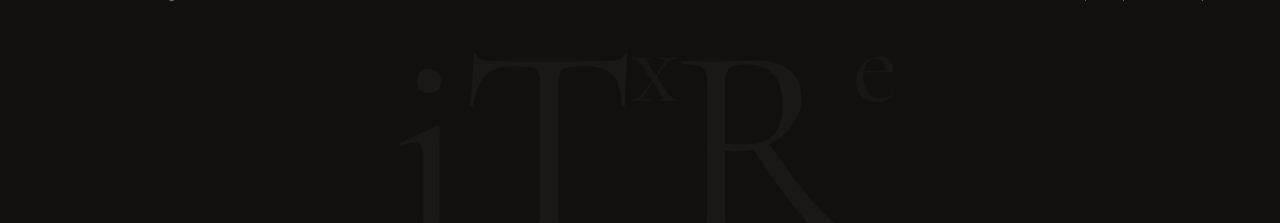
<file: about.html>
<!doctype html>
<html lang="en">
<head>
  <meta charset="utf-8">
  <meta name="viewport" content="width=device-width, initial-scale=1">
  <title>Our Firm & Team | iTxRe · CPAs in Roswell, GA</title>
  <meta name="description" content="Meet the CPAs, Enrolled Agents, and client managers at iTxRe — a proactive tax planning firm in historic Roswell, Georgia.">
  <meta name="theme-color" content="#12100e">
  <link rel="icon" href="assets/img/favicon.svg" type="image/svg+xml">
  <link rel="preconnect" href="https://fonts.googleapis.com">
  <link rel="preconnect" href="https://fonts.gstatic.com" crossorigin>
  <link href="https://fonts.googleapis.com/css2?family=Cormorant+Garamond:ital,wght@0,500;0,600;1,500&family=Manrope:wght@400;500;600;700;800&display=swap" rel="stylesheet">
  <link rel="stylesheet" href="assets/css/styles.css">
</head>
<body>
<div id="site-header"></div>

<main id="main">
  <section class="page-hero" data-chalk="61">
    <div class="container">
      <nav class="crumbs" aria-label="Breadcrumb"><a href="index.html">Home</a><span>/</span>Our Firm</nav>
      <span class="eyebrow">Our firm</span>
      <h1 class="h1">Redefining what it means to be a <em>CPA firm.</em></h1>
      <p class="lead">We started iTxRe on a simple idea: your income tax shouldn't be the largest unknown expense in your financial life. It should be planned, modeled, and fully understood — long before you file.</p>
    </div>
  </section>

  <!-- ============ APPROACH ============ -->
  <section class="section on-dark" id="approach" data-chalk="62" data-density=".6">
    <div class="container">
      <div class="grid grid-2" style="gap:60px;align-items:center">
        <p class="quote reveal">Accounting reimagined. Advisory redefined. Taxes, made simple.</p>
        <div class="reveal" data-delay="1">
          <span class="eyebrow">Our approach</span>
          <p class="lead" style="margin-bottom:18px">We combine an automated, outreach-based document process with forward-looking tax modeling — so compliance is effortless and planning is continuous.</p>
          <p style="margin:0">Business owners and high-net-worth clients meet with us at least twice a year to review a custom tax model. When life changes, we plan for the impact in advance. The result is a relationship built on clarity, not surprises.</p>
        </div>
      </div>
      <div class="stat-row">
        <div class="stat reveal" data-delay="1"><b>2<em>×</em></b><span>Tax model reviews every year for planning clients</span></div>
        <div class="stat reveal" data-delay="2"><b>3</b><span>Practices: business, personal &amp; staffing</span></div>
        <div class="stat reveal" data-delay="3"><b>CPA<em>·</em>EA</b><span>Licensed CPAs, a CFA, and Enrolled Agents</span></div>
        <div class="stat reveal" data-delay="4"><b>1</b><span>Dedicated client manager for every relationship</span></div>
      </div>
    </div>
  </section>

  <!-- ============ VALUES ============ -->
  <section class="section section--tight">
    <div class="container">
      <div class="pillars" style="margin-top:0">
        <div class="pillar reveal"><span class="pillar__num">i.</span><h3>Clarity over jargon.</h3><p>We explain your taxes in plain language — and show the math behind every recommendation.</p></div>
        <div class="pillar reveal" data-delay="1"><span class="pillar__num">ii.</span><h3>Proactive by default.</h3><p>We reach out first: with reminders, with models, and with ideas before deadlines pass.</p></div>
        <div class="pillar reveal" data-delay="2"><span class="pillar__num">iii.</span><h3>Human, not hurried.</h3><p>A real team you'll get to know — serious about the work, and a little less taxing to deal with.</p></div>
      </div>
    </div>
  </section>

  <!-- ============ TEAM ============ -->
  <section class="section section--bone" id="team">
    <div class="container">
      <div class="section-head section-head--split">
        <div>
          <span class="eyebrow">Meet the team</span>
          <h2 class="h2">Experienced guidance. <em class="accent">Familiar faces.</em></h2>
        </div>
        <p class="lead">Our team of financial pros is focused on making tax season feel a whole lot less taxing.</p>
      </div>

      <div class="filter" data-filter="#team-grid" role="group" aria-label="Filter team">
        <button aria-pressed="true" data-value="all">Everyone</button>
        <button aria-pressed="false" data-value="tax">Bean Counters</button>
        <button aria-pressed="false" data-value="staffing">Talent Seekers</button>
        <button aria-pressed="false" data-value="ops">Operations</button>
      </div>

      <!-- Replace the monogram with a headshot: <div class="person__photo"><img src="assets/img/team/name.jpg" alt="Name"></div> -->
      <div class="team-grid" id="team-grid">
        <div class="person" data-group="tax"><div class="person__photo" data-chalk="71" data-density=".3"><span class="mono">TP</span></div><div class="person__body"><div class="person__name">T. Seth Peabody</div><div class="person__cred">CPA</div><div class="person__title">Managing Partner &amp; Head Bean Counter</div></div></div>
        <div class="person" data-group="tax"><div class="person__photo" data-chalk="72" data-density=".3"><span class="mono">TH</span></div><div class="person__body"><div class="person__name">W. Tucker Hildreth</div><div class="person__cred">CFA, CPA</div><div class="person__title">Principal</div></div></div>
        <div class="person" data-group="tax"><div class="person__photo" data-chalk="73" data-density=".3"><span class="mono">KW</span></div><div class="person__body"><div class="person__name">Katherine (Katy) White</div><div class="person__cred">CPA</div><div class="person__title">Senior Tax Manager</div></div></div>
        <div class="person" data-group="tax"><div class="person__photo" data-chalk="74" data-density=".3"><span class="mono">JW</span></div><div class="person__body"><div class="person__name">Jonathan Weiner</div><div class="person__cred">Client Management</div><div class="person__title">Senior Client Manager</div></div></div>
        <div class="person" data-group="tax"><div class="person__photo" data-chalk="75" data-density=".3"><span class="mono">JG</span></div><div class="person__body"><div class="person__name">John Gerrard</div><div class="person__cred">Client Management</div><div class="person__title">Senior Client Manager</div></div></div>
        <div class="person" data-group="tax"><div class="person__photo" data-chalk="76" data-density=".3"><span class="mono">MS</span></div><div class="person__body"><div class="person__name">Marissa Payne Smith</div><div class="person__cred">Client Management</div><div class="person__title">Senior Client Manager</div></div></div>
        <div class="person" data-group="tax"><div class="person__photo" data-chalk="77" data-density=".3"><span class="mono">PO</span></div><div class="person__body"><div class="person__name">Patrick O'Rourke</div><div class="person__cred">Client Management</div><div class="person__title">Senior Client Manager</div></div></div>
        <div class="person" data-group="tax"><div class="person__photo" data-chalk="78" data-density=".3"><span class="mono">ML</span></div><div class="person__body"><div class="person__name">Marc Lorme</div><div class="person__cred">EA</div><div class="person__title">Senior Tax Preparer</div></div></div>
        <div class="person" data-group="tax"><div class="person__photo" data-chalk="79" data-density=".3"><span class="mono">KM</span></div><div class="person__body"><div class="person__name">Kristin McKenzie</div><div class="person__cred">Tax</div><div class="person__title">Senior Tax Preparer</div></div></div>
        <div class="person" data-group="tax"><div class="person__photo" data-chalk="80" data-density=".3"><span class="mono">EM</span></div><div class="person__body"><div class="person__name">Edward Manaloto</div><div class="person__cred">EA</div><div class="person__title">Tax Preparer</div></div></div>
        <div class="person" data-group="tax"><div class="person__photo" data-chalk="81" data-density=".3"><span class="mono">RM</span></div><div class="person__body"><div class="person__name">Ralfh Manalansan</div><div class="person__cred">Tax</div><div class="person__title">Tax Preparer</div></div></div>
        <div class="person" data-group="tax"><div class="person__photo" data-chalk="82" data-density=".3"><span class="mono">JR</span></div><div class="person__body"><div class="person__name">Jelina "Jelaii" Roda</div><div class="person__cred">Tax</div><div class="person__title">Tax Preparer</div></div></div>
        <div class="person" data-group="tax"><div class="person__photo" data-chalk="83" data-density=".3"><span class="mono">HS</span></div><div class="person__body"><div class="person__name">Hanjali Silos</div><div class="person__cred">Tax</div><div class="person__title">Tax Preparer</div></div></div>
        <div class="person" data-group="staffing"><div class="person__photo" data-chalk="84" data-density=".3"><span class="mono">MW</span></div><div class="person__body"><div class="person__name">Matthew "Wally" Wallace</div><div class="person__cred">Staffing &amp; Recruiting</div><div class="person__title">Practice Leader</div></div></div>
        <div class="person" data-group="ops"><div class="person__photo" data-chalk="85" data-density=".3"><span class="mono">CG</span></div><div class="person__body"><div class="person__name">Christine Grant</div><div class="person__cred">Operations</div><div class="person__title">Chief Operations Officer</div></div></div>
        <div class="person" data-group="ops"><div class="person__photo" data-chalk="86" data-density=".3"><span class="mono">AJ</span></div><div class="person__body"><div class="person__name">Abby Jaskowski</div><div class="person__cred">Operations</div><div class="person__title">Operations Coordinator &amp; Social Media Manager</div></div></div>
        <div class="person" data-group="ops"><div class="person__photo" data-chalk="87" data-density=".3"><span class="mono">KN</span></div><div class="person__body"><div class="person__name">Karin Nowels</div><div class="person__cred">Operations</div><div class="person__title">Billing Specialist</div></div></div>
        <div class="person" data-group="ops"><div class="person__photo" data-chalk="88" data-density=".3"><span class="mono">AS</span></div><div class="person__body"><div class="person__name">Amanda Stafford</div><div class="person__cred">Operations</div><div class="person__title">Administrative Wizard</div></div></div>
      </div>
    </div>
  </section>

  <!-- ============ SECURITY ============ -->
  <section class="section" id="security">
    <div class="container">
      <div class="section-head">
        <span class="eyebrow">Security &amp; privacy</span>
        <h2 class="h2">Your data, <em class="accent">guarded</em> like our own.</h2>
      </div>
      <div class="grid grid-3">
        <div class="card reveal"><div class="card__icon" data-icon="lock"></div><h3>Encrypted portal</h3><p>Documents are exchanged through a secure client portal — never as email attachments.</p></div>
        <div class="card reveal" data-delay="1"><div class="card__icon" data-icon="shield"></div><h3>No data sharing</h3><p>We never sell or share client information or mobile numbers with third parties for marketing.</p></div>
        <div class="card reveal" data-delay="2"><div class="card__icon" data-icon="key"></div><h3>Access controls</h3><p>Only the professionals working on your engagement can access your file.</p></div>
      </div>
    </div>
  </section>

  <section class="section--tight" style="padding-bottom:clamp(80px,10vw,140px)">
    <div class="container">
      <div class="cta-band" data-chalk="63" data-density=".7">
        <div class="cta-band__grid">
          <div><span class="eyebrow">Meet us in Roswell</span><h2 class="h1">Let's sit down <em>together.</em></h2><p class="lead">Visit our office on Bulloch Avenue in historic Roswell, or meet virtually — your choice.</p></div>
          <div class="cta-band__side"><a class="btn" href="contact.html">Schedule a Consultation <span data-icon="arrow"></span></a><div class="cta-band__contact"><a href="tel:+17706429855"><span data-icon="phone"></span>770.642.9855</a><a href="mailto:info@itxre.com"><span data-icon="mail"></span>info@itxre.com</a></div></div>
        </div>
      </div>
    </div>
  </section>
</main>

<div id="site-footer"></div>
<script src="assets/js/site.js"></script>
</body>
</html>
</file>
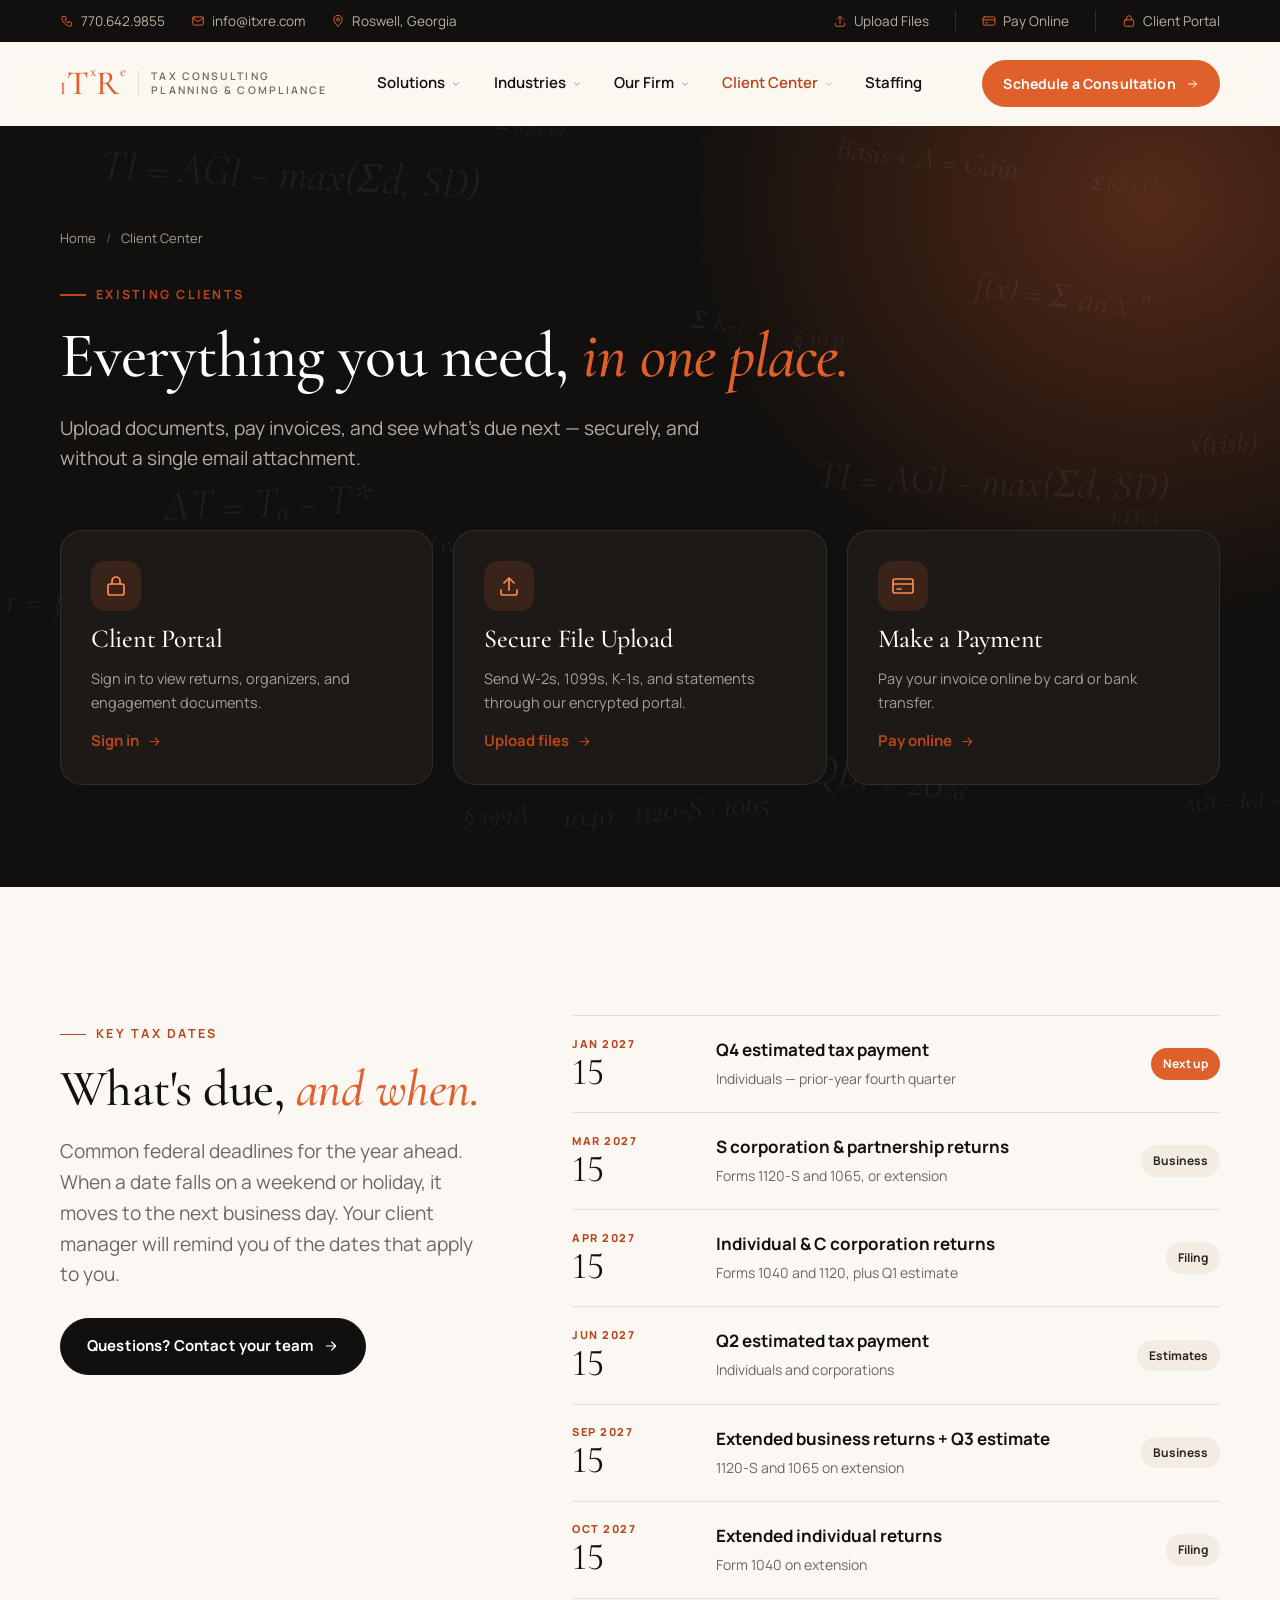
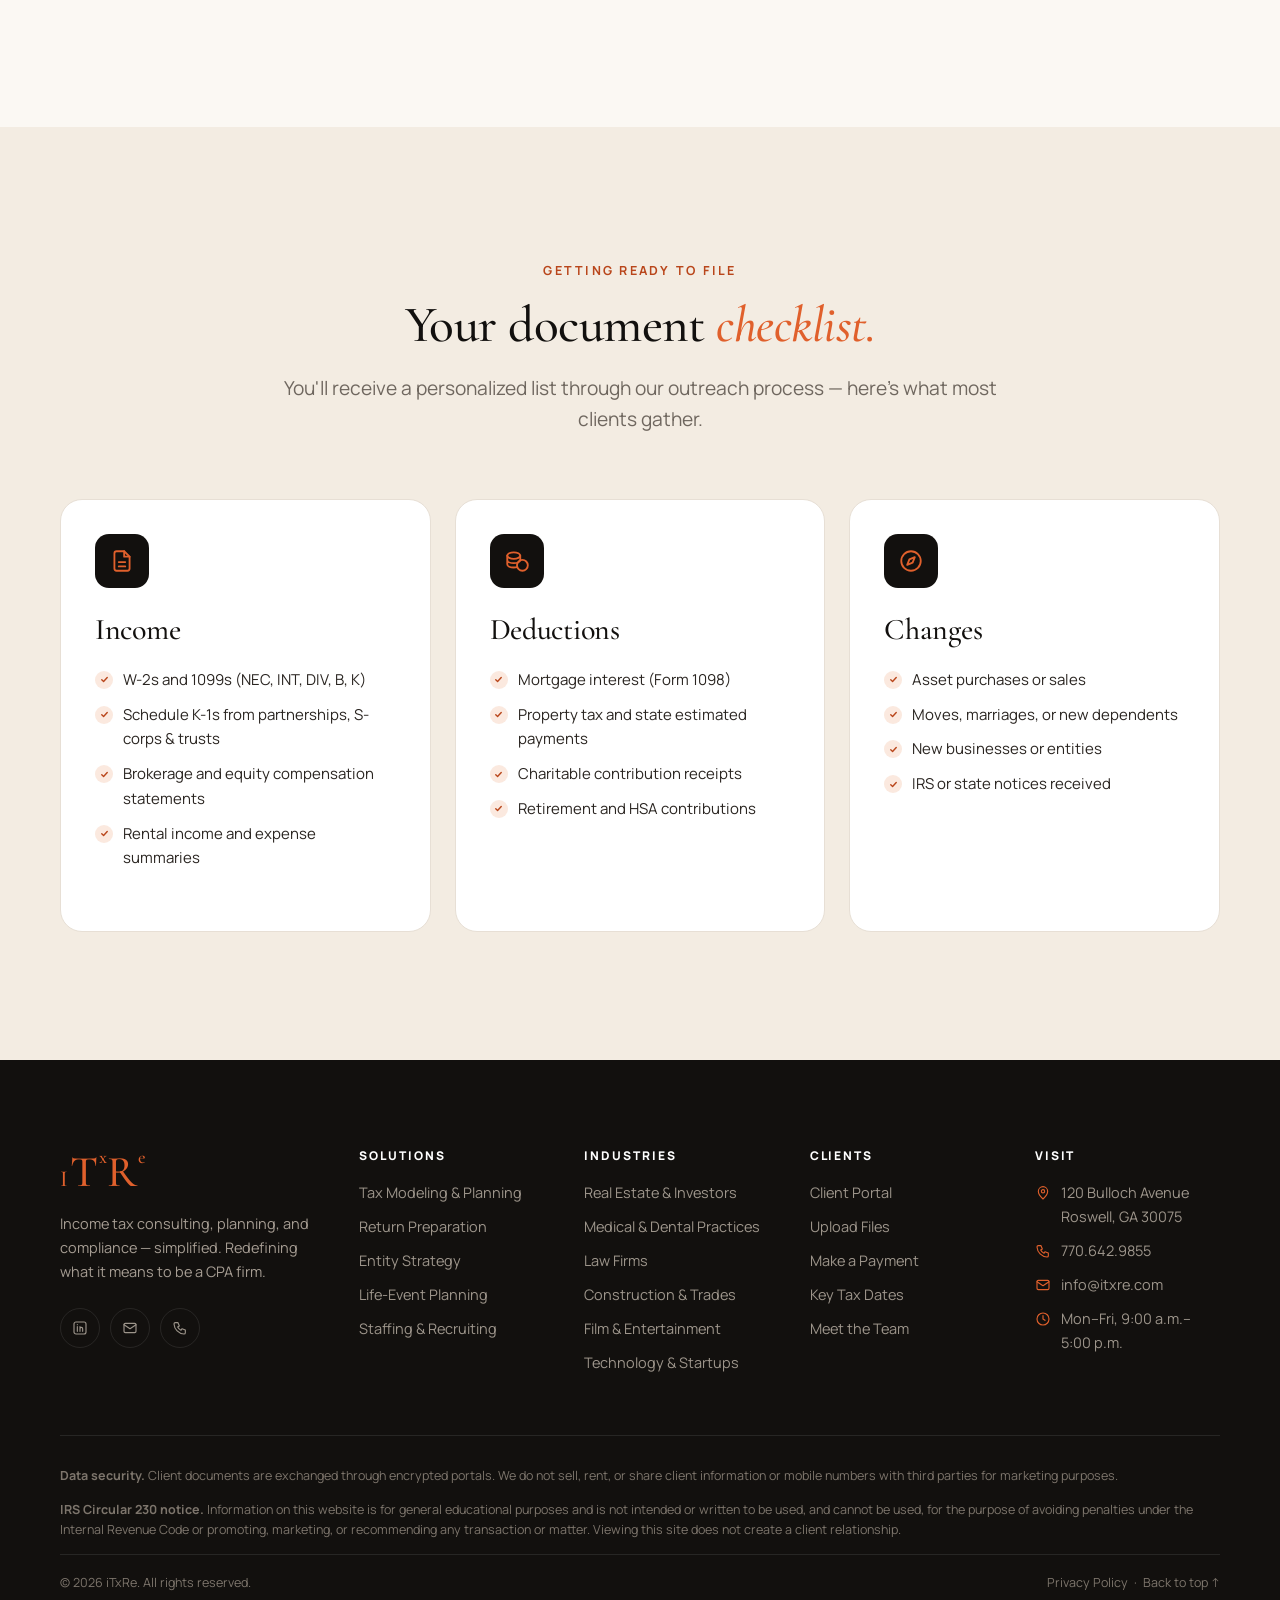
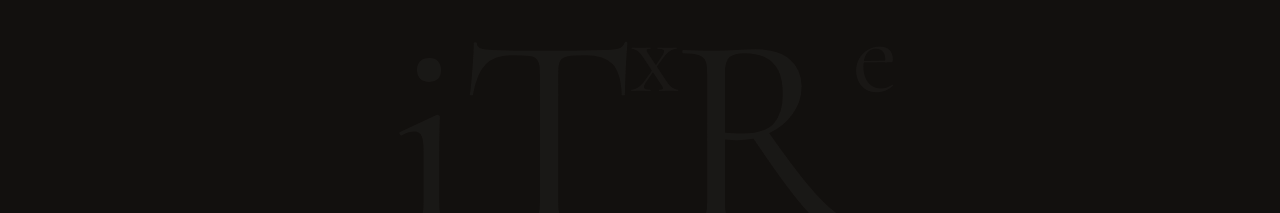
<file: client-center.html>
<!doctype html>
<html lang="en">
<head>
  <meta charset="utf-8">
  <meta name="viewport" content="width=device-width, initial-scale=1">
  <title>Client Center | Portal, Uploads, Payments & Tax Dates | iTxRe</title>
  <meta name="description" content="iTxRe client center: sign in to the client portal, upload documents securely, pay your invoice, and see upcoming tax deadlines.">
  <meta name="theme-color" content="#12100e">
  <link rel="icon" href="assets/img/favicon.svg" type="image/svg+xml">
  <link rel="preconnect" href="https://fonts.googleapis.com">
  <link rel="preconnect" href="https://fonts.gstatic.com" crossorigin>
  <link href="https://fonts.googleapis.com/css2?family=Cormorant+Garamond:ital,wght@0,500;0,600;1,500&family=Manrope:wght@400;500;600;700;800&display=swap" rel="stylesheet">
  <link rel="stylesheet" href="assets/css/styles.css">
</head>
<body>
<div id="site-header"></div>

<main id="main">
  <section class="page-hero" data-chalk="111">
    <div class="container">
      <nav class="crumbs" aria-label="Breadcrumb"><a href="index.html">Home</a><span>/</span>Client Center</nav>
      <span class="eyebrow">Existing clients</span>
      <h1 class="h1">Everything you need, <em>in one place.</em></h1>
      <p class="lead">Upload documents, pay invoices, and see what's due next — securely, and without a single email attachment.</p>
      <div class="portal-grid" style="margin-top:56px">
        <a class="portal" data-link="portalUrl"><i data-icon="lock"></i><h3>Client Portal</h3><p>Sign in to view returns, organizers, and engagement documents.</p><span class="link-arrow">Sign in <span data-icon="arrow"></span></span></a>
        <a class="portal" data-link="uploadUrl"><i data-icon="upload"></i><h3>Secure File Upload</h3><p>Send W-2s, 1099s, K-1s, and statements through our encrypted portal.</p><span class="link-arrow">Upload files <span data-icon="arrow"></span></span></a>
        <a class="portal" data-link="payUrl"><i data-icon="card"></i><h3>Make a Payment</h3><p>Pay your invoice online by card or bank transfer.</p><span class="link-arrow">Pay online <span data-icon="arrow"></span></span></a>
      </div>
    </div>
  </section>

  <section class="section" id="dates">
    <div class="container faq">
      <div class="faq__aside">
        <span class="eyebrow">Key tax dates</span>
        <h2 class="h2">What's due, <em class="accent">and when.</em></h2>
        <p class="lead" style="margin:20px 0 28px">Common federal deadlines for the year ahead. When a date falls on a weekend or holiday, it moves to the next business day. Your client manager will remind you of the dates that apply to you.</p>
        <a class="btn btn--dark" href="contact.html?topic=client">Questions? Contact your team <span data-icon="arrow"></span></a>
      </div>
      <div class="dates" id="date-list"></div>
    </div>
  </section>

  <section class="section section--bone">
    <div class="container">
      <div class="section-head section-head--center"><span class="eyebrow">Getting ready to file</span><h2 class="h2">Your document <em class="accent">checklist.</em></h2><p class="lead">You'll receive a personalized list through our outreach process — here's what most clients gather.</p></div>
      <div class="grid grid-3">
        <div class="card reveal"><div class="card__icon" data-icon="doc"></div><h3>Income</h3><ul class="check-list"><li>W-2s and 1099s (NEC, INT, DIV, B, K)</li><li>Schedule K-1s from partnerships, S-corps &amp; trusts</li><li>Brokerage and equity compensation statements</li><li>Rental income and expense summaries</li></ul></div>
        <div class="card reveal" data-delay="1"><div class="card__icon" data-icon="coins"></div><h3>Deductions</h3><ul class="check-list"><li>Mortgage interest (Form 1098)</li><li>Property tax and state estimated payments</li><li>Charitable contribution receipts</li><li>Retirement and HSA contributions</li></ul></div>
        <div class="card reveal" data-delay="2"><div class="card__icon" data-icon="compass"></div><h3>Changes</h3><ul class="check-list"><li>Asset purchases or sales</li><li>Moves, marriages, or new dependents</li><li>New businesses or entities</li><li>IRS or state notices received</li></ul></div>
      </div>
    </div>
  </section>
</main>

<div id="site-footer"></div>
<script src="assets/js/site.js"></script>
<script>
  // Point portal cards at the URLs configured in SITE (assets/js/site.js)
  document.querySelectorAll("[data-link]").forEach((a) => (a.href = SITE[a.dataset.link]));

  // Federal deadlines for the upcoming 12 months (weekend/holiday shifts not applied)
  const DEADLINES = [
    [0, 15, "Q4 estimated tax payment", "Individuals — prior-year fourth quarter", "Estimates"],
    [2, 15, "S corporation & partnership returns", "Forms 1120-S and 1065, or extension", "Business"],
    [3, 15, "Individual & C corporation returns", "Forms 1040 and 1120, plus Q1 estimate", "Filing"],
    [5, 15, "Q2 estimated tax payment", "Individuals and corporations", "Estimates"],
    [8, 15, "Extended business returns + Q3 estimate", "1120-S and 1065 on extension", "Business"],
    [9, 15, "Extended individual returns", "Form 1040 on extension", "Filing"],
  ];
  const now = new Date(); now.setHours(0, 0, 0, 0);
  const rows = DEADLINES.map(([m, d, title, sub, tag]) => {
    let date = new Date(now.getFullYear(), m, d);
    if (date < now) date = new Date(now.getFullYear() + 1, m, d);
    return { date, title, sub, tag };
  }).sort((a, b) => a.date - b.date);
  document.getElementById("date-list").innerHTML = rows.map((r, i) => `
    <div class="date-row reveal is-visible${i === 0 ? " is-next" : ""}">
      <time datetime="${r.date.toISOString().slice(0, 10)}"><small>${r.date.toLocaleString("en-US", { month: "short" })} ${r.date.getFullYear()}</small>${r.date.getDate()}</time>
      <div><strong>${r.title}</strong><span>${r.sub}</span></div>
      <span class="badge">${i === 0 ? "Next up" : r.tag}</span>
    </div>`).join("");
</script>
</body>
</html>
</file>
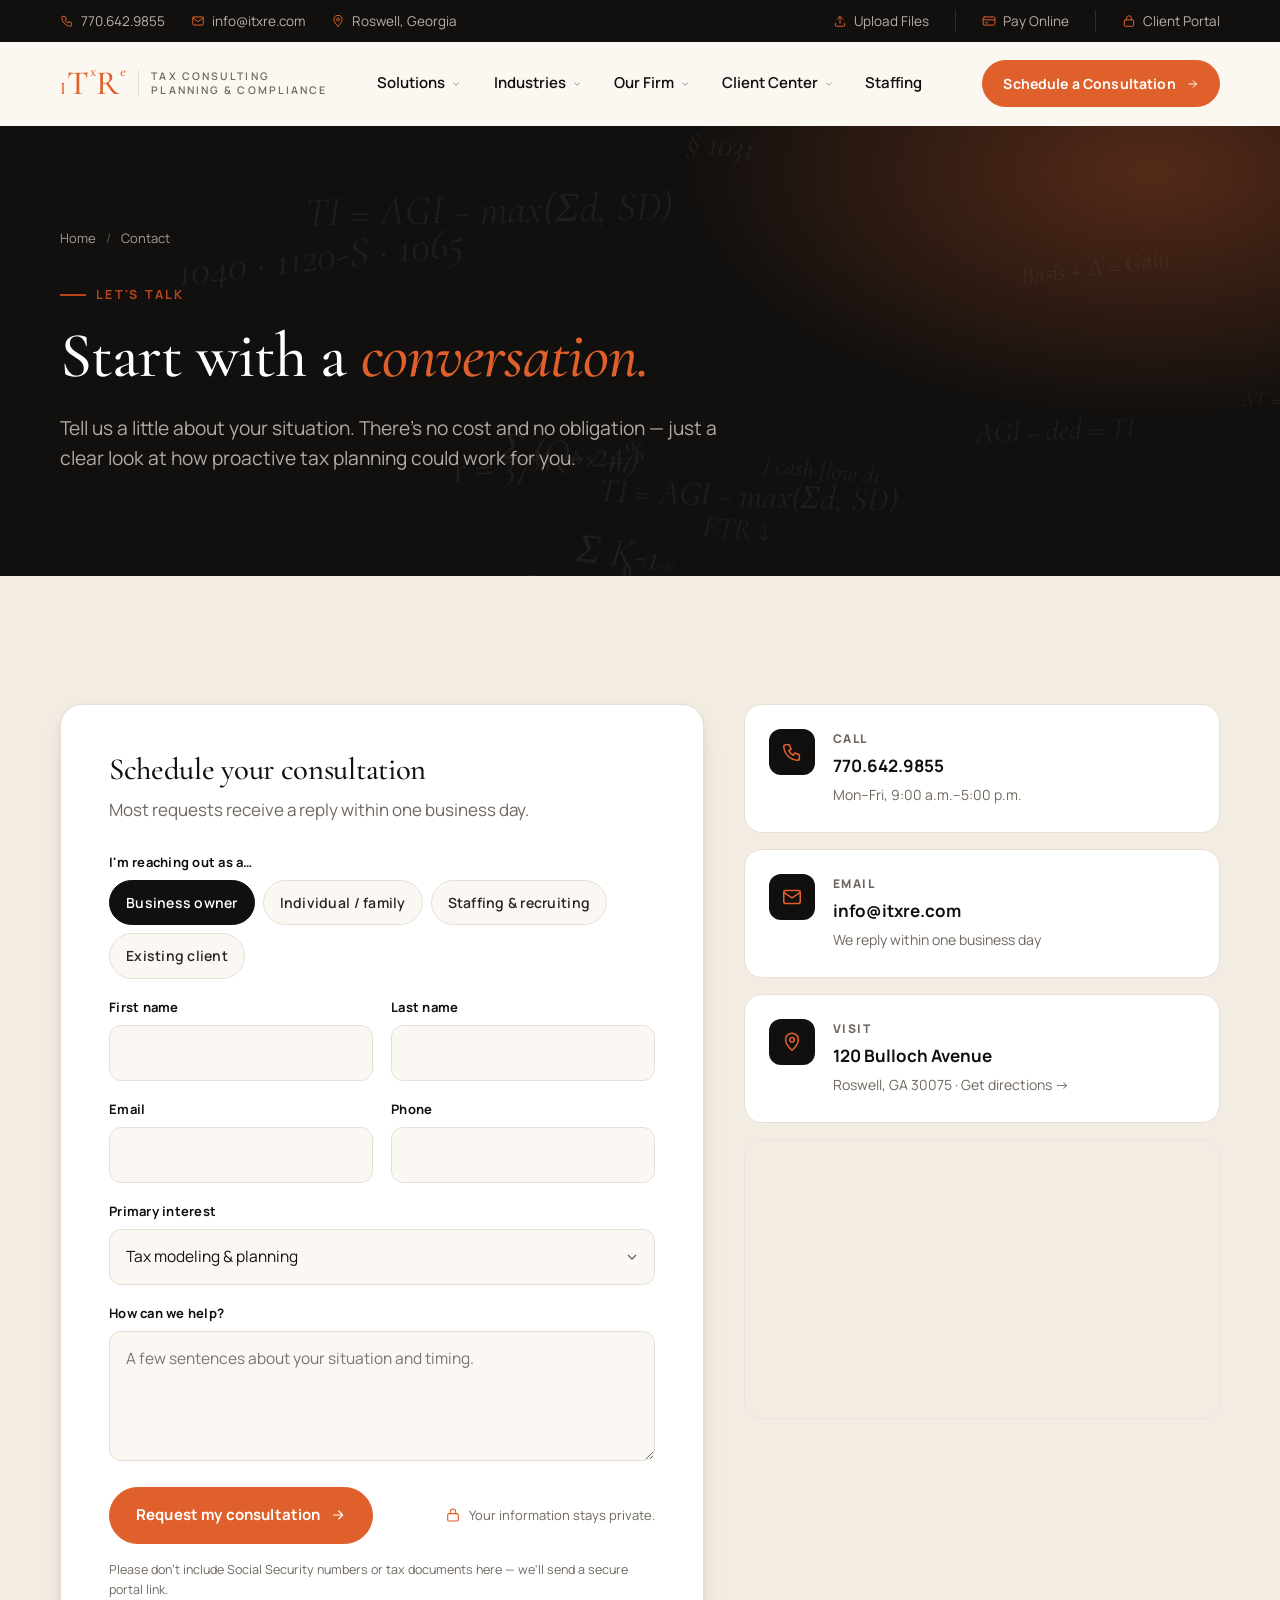
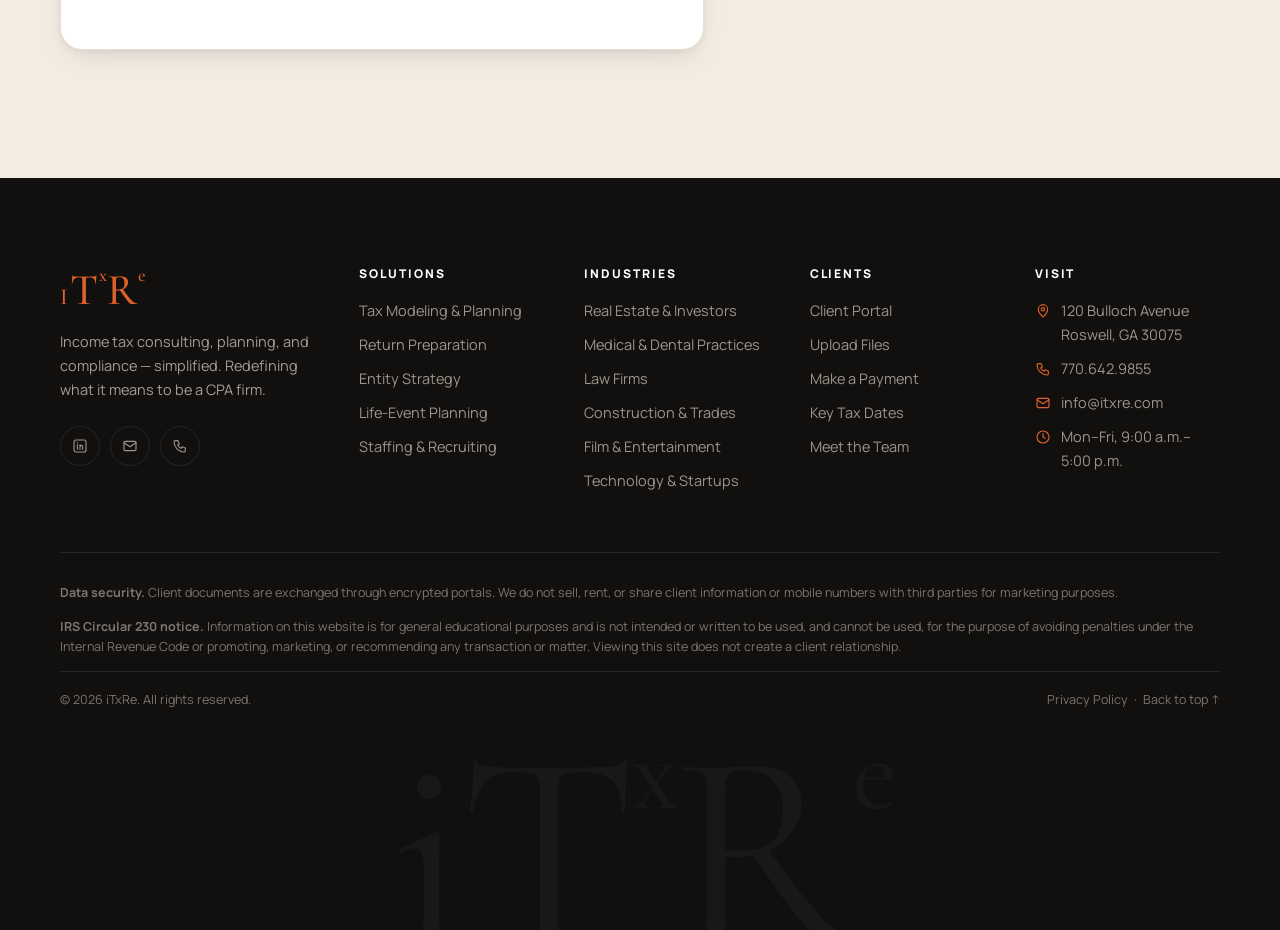
<file: contact.html>
<!doctype html>
<html lang="en">
<head>
  <meta charset="utf-8">
  <meta name="viewport" content="width=device-width, initial-scale=1">
  <title>Schedule a Consultation | iTxRe · Roswell, GA CPA</title>
  <meta name="description" content="Schedule a complimentary consultation with iTxRe. Visit us at 120 Bulloch Avenue, Roswell, GA, call 770.642.9855, or email info@itxre.com.">
  <meta name="theme-color" content="#12100e">
  <link rel="icon" href="assets/img/favicon.svg" type="image/svg+xml">
  <link rel="preconnect" href="https://fonts.googleapis.com">
  <link rel="preconnect" href="https://fonts.gstatic.com" crossorigin>
  <link href="https://fonts.googleapis.com/css2?family=Cormorant+Garamond:ital,wght@0,500;0,600;1,500&family=Manrope:wght@400;500;600;700;800&display=swap" rel="stylesheet">
  <link rel="stylesheet" href="assets/css/styles.css">
</head>
<body>
<div id="site-header"></div>

<main id="main">
  <section class="page-hero" data-chalk="101">
    <div class="container">
      <nav class="crumbs" aria-label="Breadcrumb"><a href="index.html">Home</a><span>/</span>Contact</nav>
      <span class="eyebrow">Let's talk</span>
      <h1 class="h1">Start with a <em>conversation.</em></h1>
      <p class="lead">Tell us a little about your situation. There's no cost and no obligation — just a clear look at how proactive tax planning could work for you.</p>
    </div>
  </section>

  <section class="section section--bone">
    <div class="container contact-grid">
      <div class="form-card">
        <!-- Form handling: create a free form at formspree.io and replace YOUR_FORM_ID below. -->
        <form data-form action="https://formspree.io/f/YOUR_FORM_ID" method="POST">
          <h2 class="h3" style="margin-bottom:8px">Schedule your consultation</h2>
          <p style="color:var(--muted);margin-bottom:28px">Most requests receive a reply within one business day.</p>
          <div class="form-grid">
            <div class="field field--full">
              <label>I'm reaching out as a…</label>
              <div class="radio-pills" role="radiogroup">
                <label><input type="radio" name="topic" value="business" checked><span>Business owner</span></label>
                <label><input type="radio" name="topic" value="individual"><span>Individual / family</span></label>
                <label><input type="radio" name="topic" value="staffing"><span>Staffing &amp; recruiting</span></label>
                <label><input type="radio" name="topic" value="client"><span>Existing client</span></label>
              </div>
            </div>
            <div class="field"><label for="first">First name</label><input id="first" name="first_name" autocomplete="given-name" required></div>
            <div class="field"><label for="last">Last name</label><input id="last" name="last_name" autocomplete="family-name" required></div>
            <div class="field"><label for="email">Email</label><input id="email" type="email" name="email" autocomplete="email" required></div>
            <div class="field"><label for="phone">Phone</label><input id="phone" type="tel" name="phone" autocomplete="tel"></div>
            <div class="field field--full"><label for="interest">Primary interest</label>
              <select id="interest" name="interest">
                <option>Tax modeling &amp; planning</option>
                <option>Income tax return preparation</option>
                <option>Entity &amp; compensation strategy</option>
                <option>Life event (sale, move, inheritance)</option>
                <option>Staffing &amp; recruiting</option>
                <option>Something else</option>
              </select>
            </div>
            <div class="field field--full"><label for="msg">How can we help?</label><textarea id="msg" name="message" placeholder="A few sentences about your situation and timing."></textarea></div>
          </div>
          <div style="display:flex;justify-content:space-between;align-items:center;gap:20px;flex-wrap:wrap;margin-top:26px">
            <button class="btn" type="submit">Request my consultation <span data-icon="arrow"></span></button>
            <span style="font-size:13px;color:var(--muted);display:flex;gap:8px;align-items:center"><span data-icon="lock" style="width:16px;color:var(--ember)"></span>Your information stays private.</span>
          </div>
          <p class="form-note">Please don't include Social Security numbers or tax documents here — we'll send a secure portal link.</p>
        </form>
        <div class="form-success" role="status">
          <i data-icon="check"></i>
          <h2 class="h3">Thank you — we'll be in touch.</h2>
          <p style="color:var(--muted);margin-top:12px">A member of our team will reach out within one business day. Need us sooner? Call <a href="tel:+17706429855" style="color:var(--ember-deep);font-weight:700">770.642.9855</a>.</p>
        </div>
      </div>

      <div class="info-stack">
        <a class="info-card" href="tel:+17706429855"><i data-icon="phone"></i><div><small>Call</small><strong>770.642.9855</strong><span>Mon–Fri, 9:00 a.m.–5:00 p.m.</span></div></a>
        <a class="info-card" href="mailto:info@itxre.com"><i data-icon="mail"></i><div><small>Email</small><strong>info@itxre.com</strong><span>We reply within one business day</span></div></a>
        <a class="info-card" href="https://www.google.com/maps/dir/?api=1&amp;destination=120%20Bulloch%20Avenue%2C%20Roswell%2C%20GA%2030075" target="_blank" rel="noopener"><i data-icon="pin"></i><div><small>Visit</small><strong>120 Bulloch Avenue</strong><span>Roswell, GA 30075 · Get directions →</span></div></a>
        <div class="map"><iframe title="Map to iTxRe in Roswell, GA" loading="lazy" referrerpolicy="no-referrer-when-downgrade" src="https://www.google.com/maps?q=120+Bulloch+Avenue,+Roswell,+GA+30075&amp;output=embed"></iframe></div>
      </div>
    </div>
  </section>
</main>

<div id="site-footer"></div>
<script src="assets/js/site.js"></script>
<script>
  // Preselect the topic from links like contact.html?topic=staffing
  const topic = new URLSearchParams(location.search).get("topic");
  const radio = topic && document.querySelector(`input[name="topic"][value="${CSS.escape(topic)}"]`);
  if (radio) { radio.checked = true; if (topic === "staffing") document.getElementById("interest").value = "Staffing & recruiting"; }
</script>
</body>
</html>
</file>
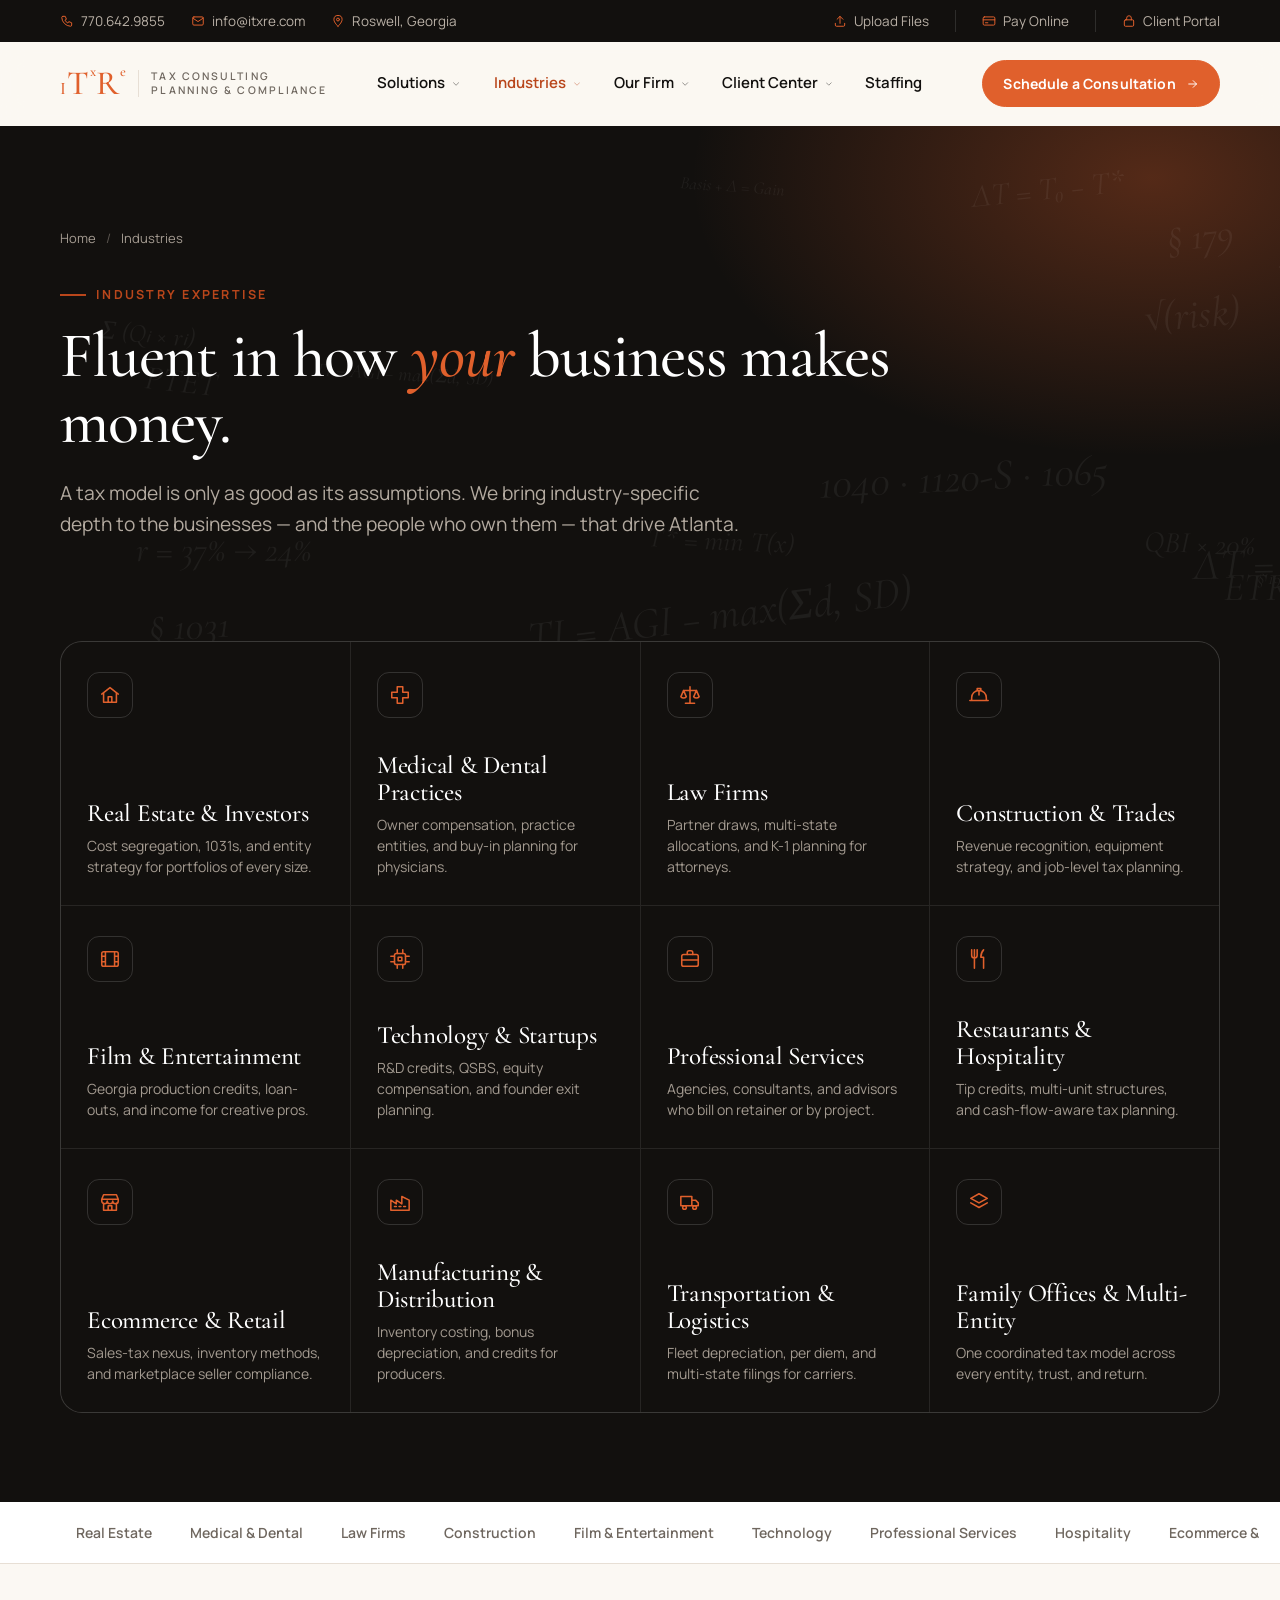
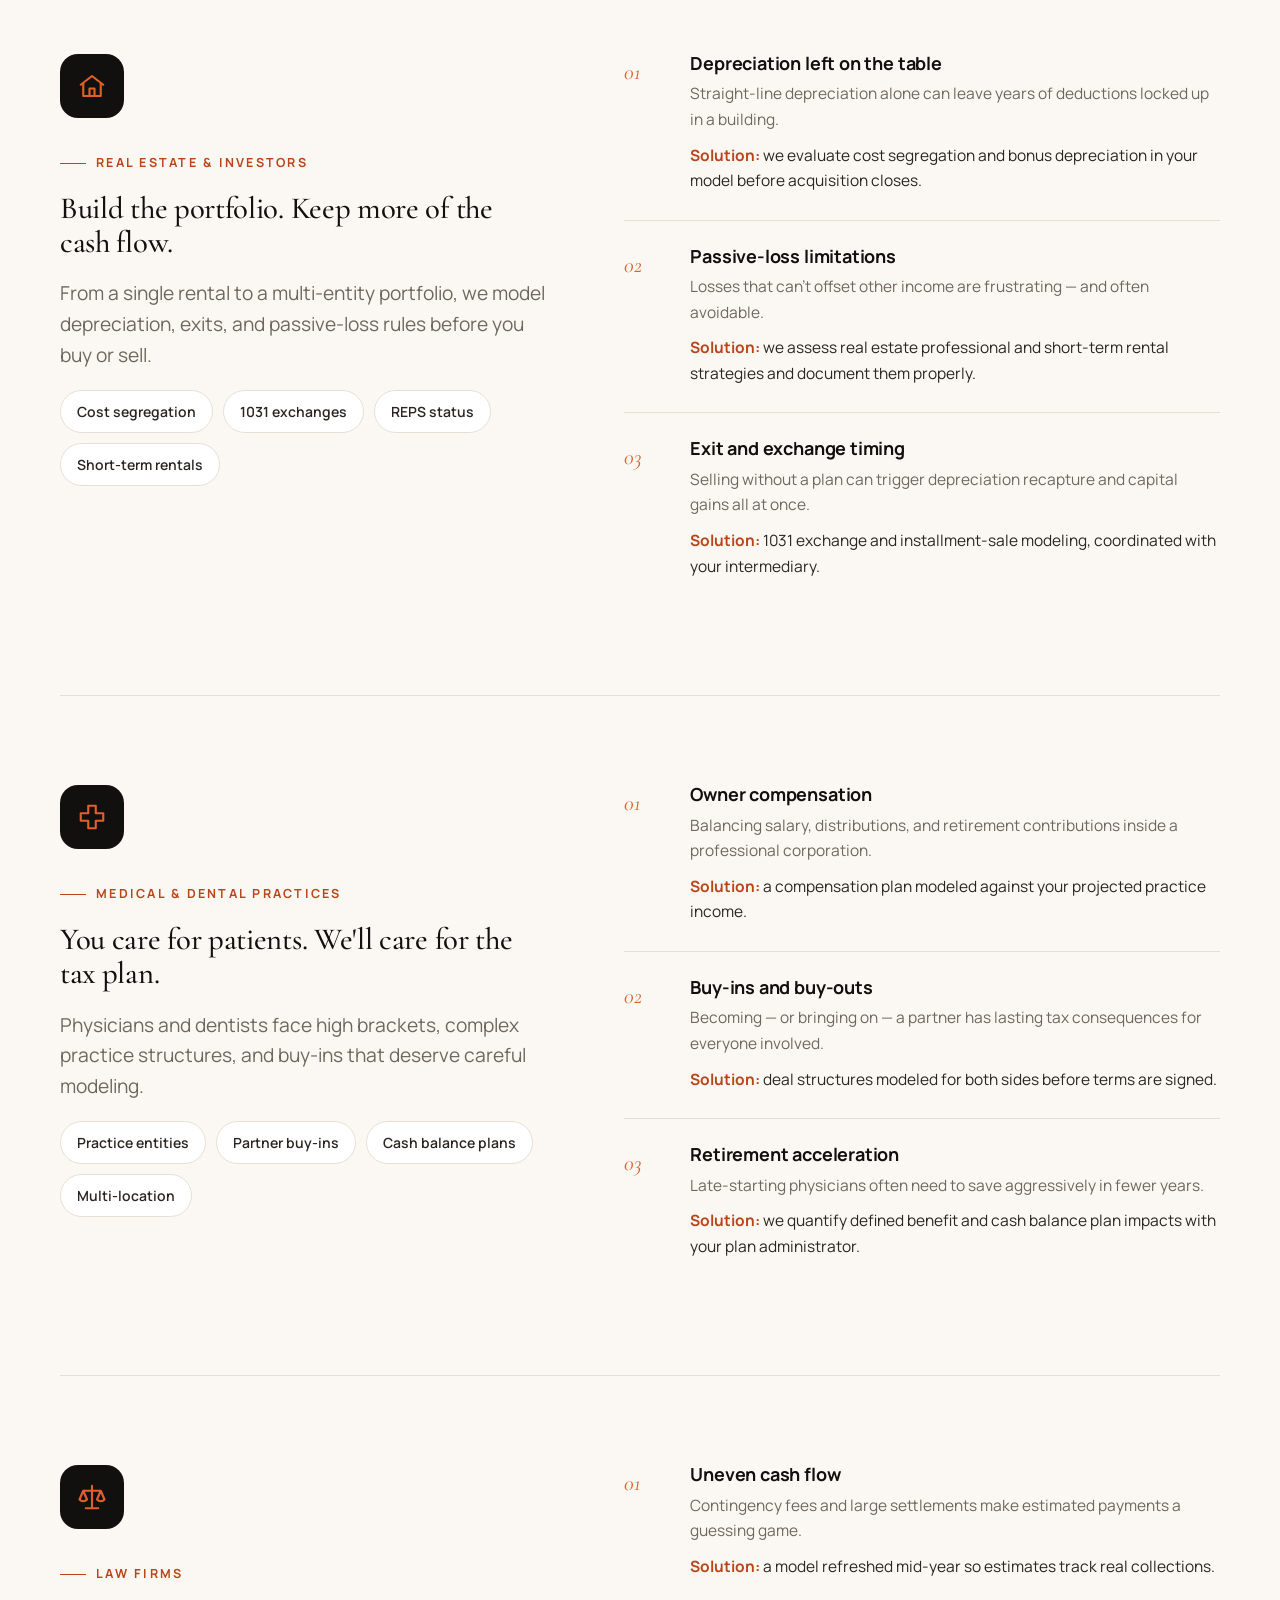
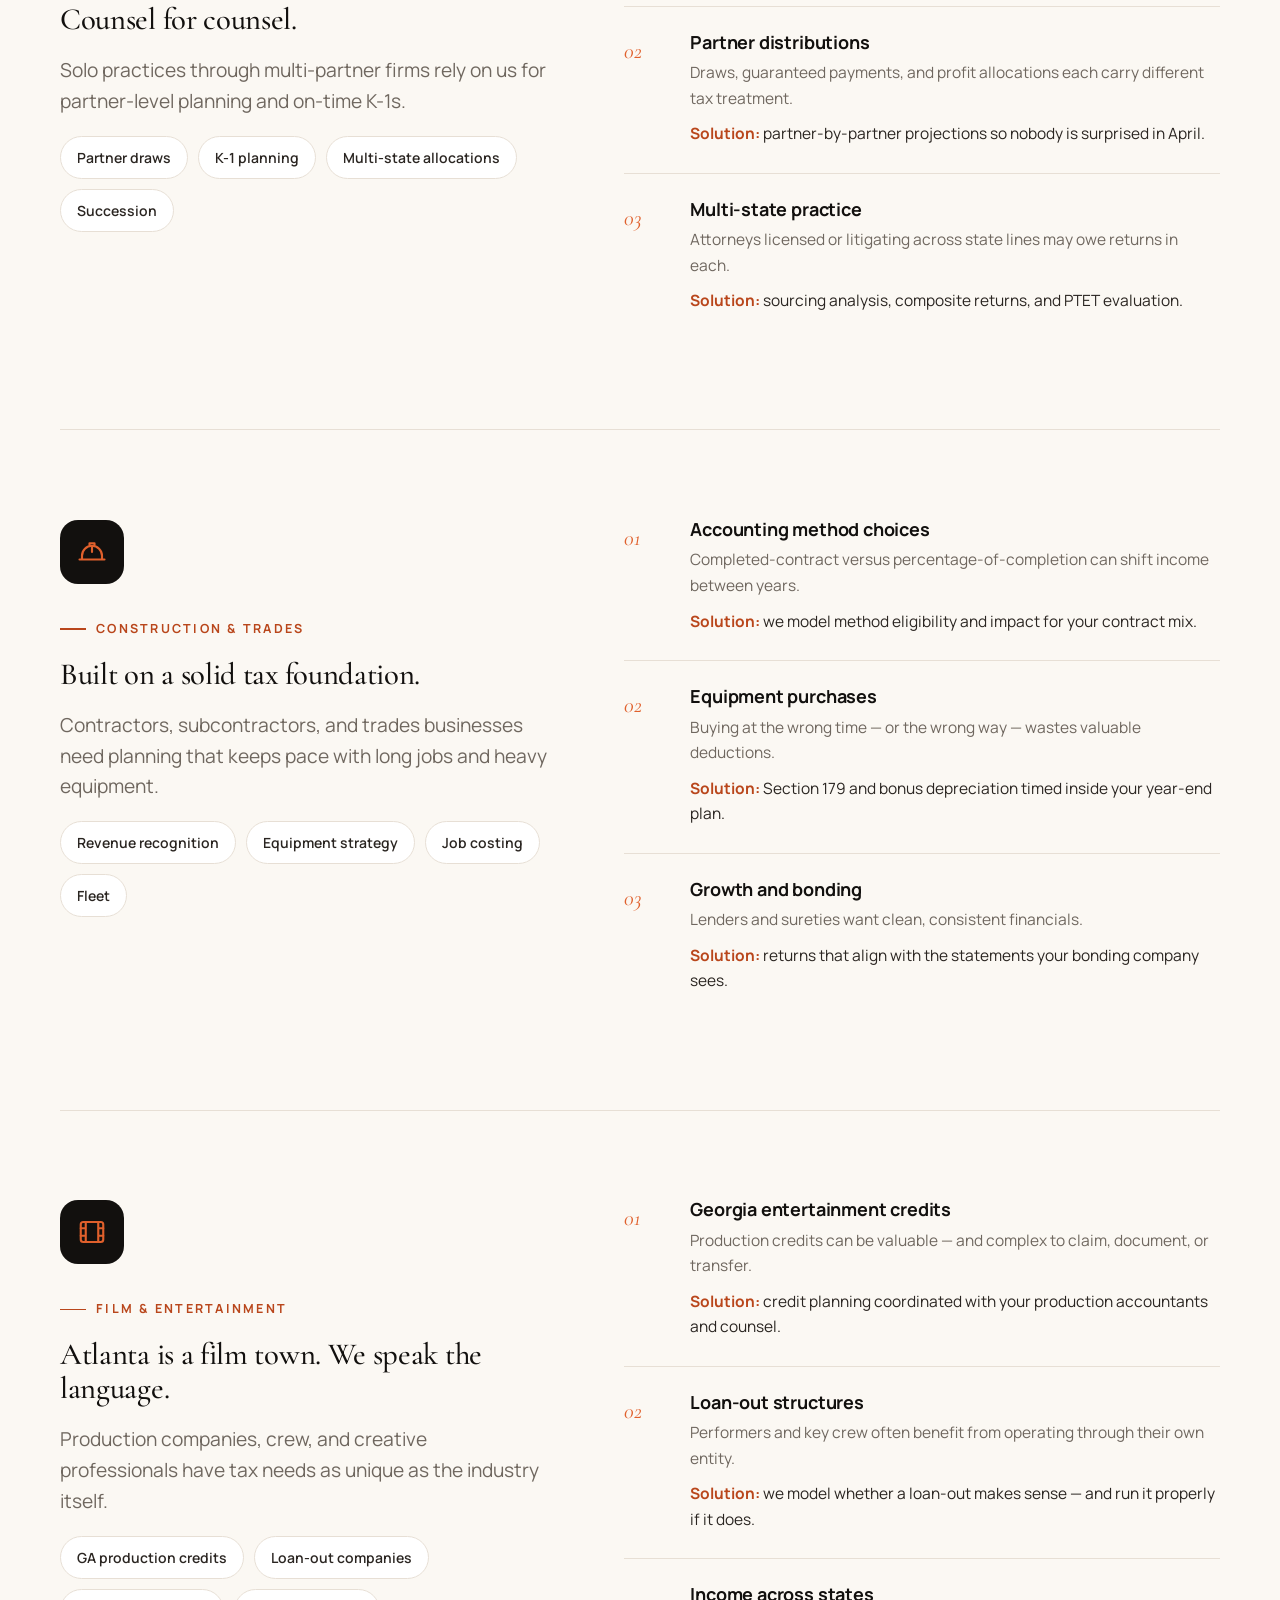
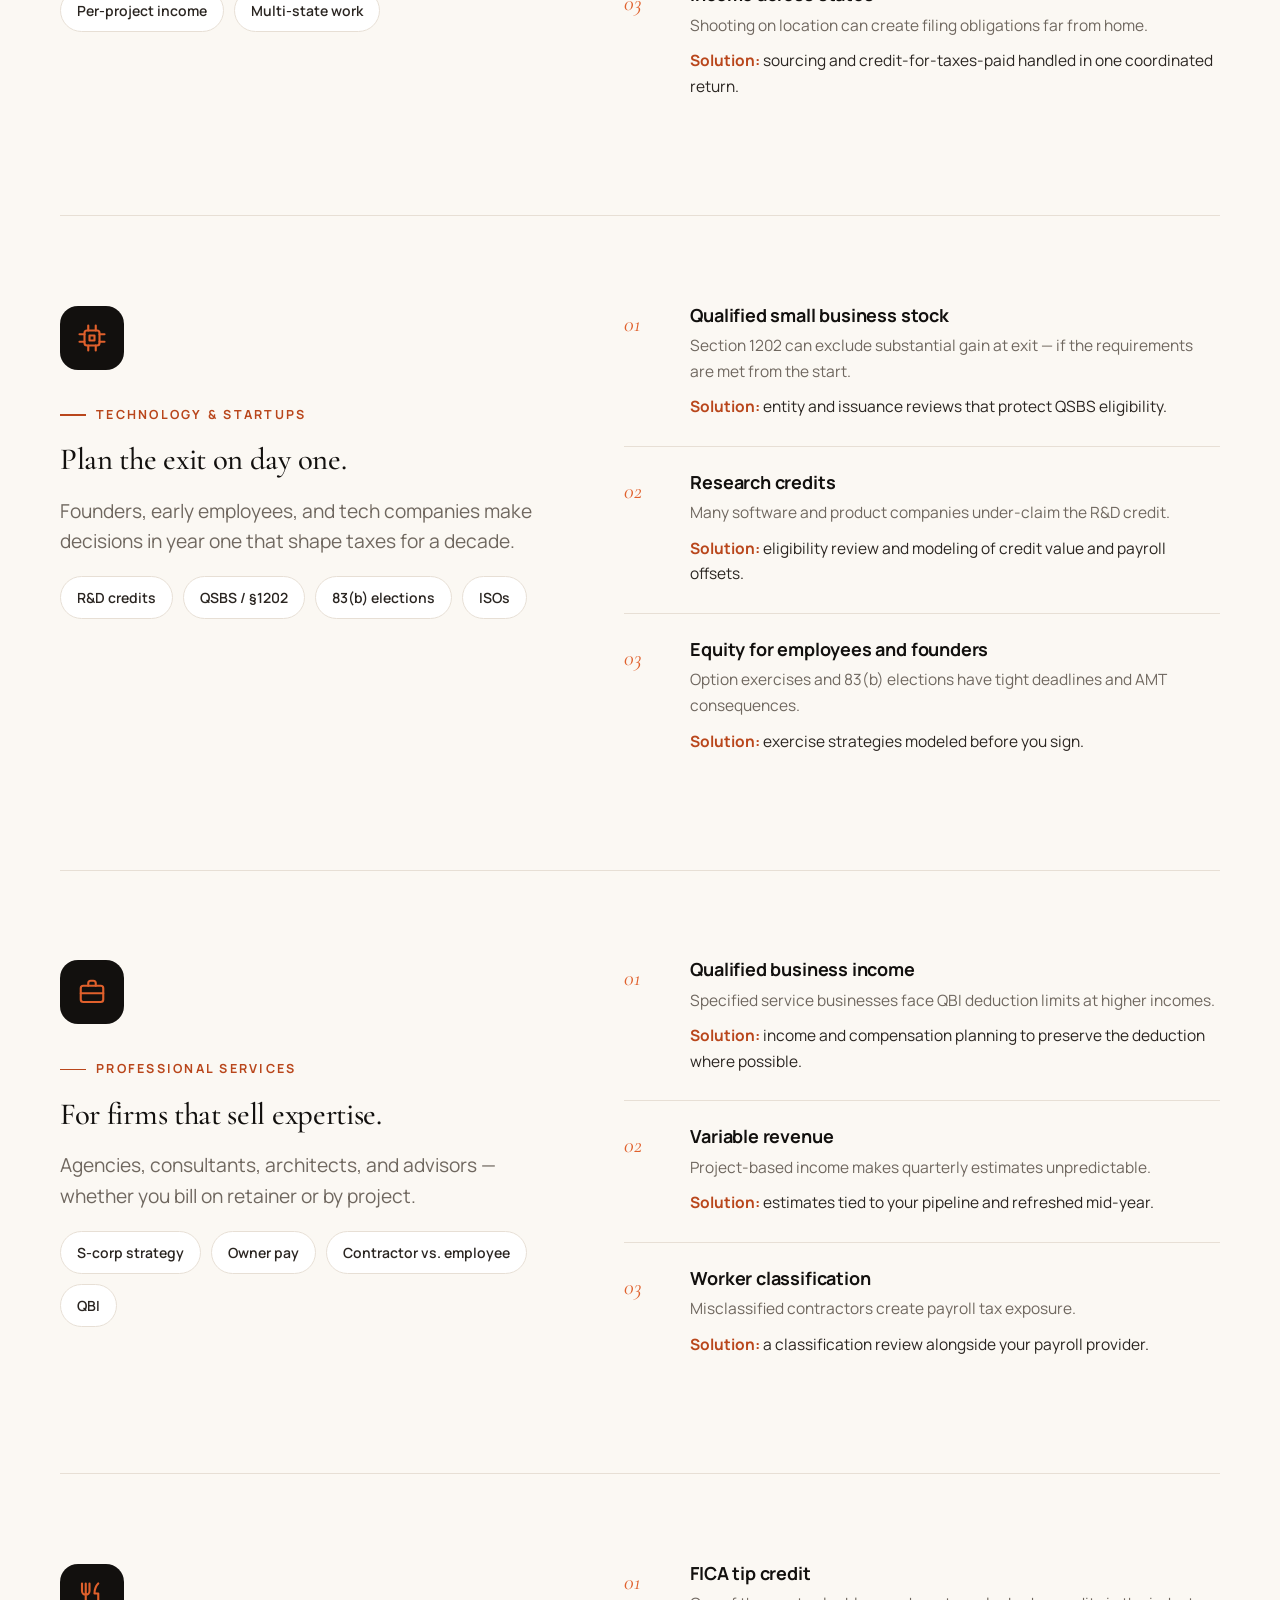
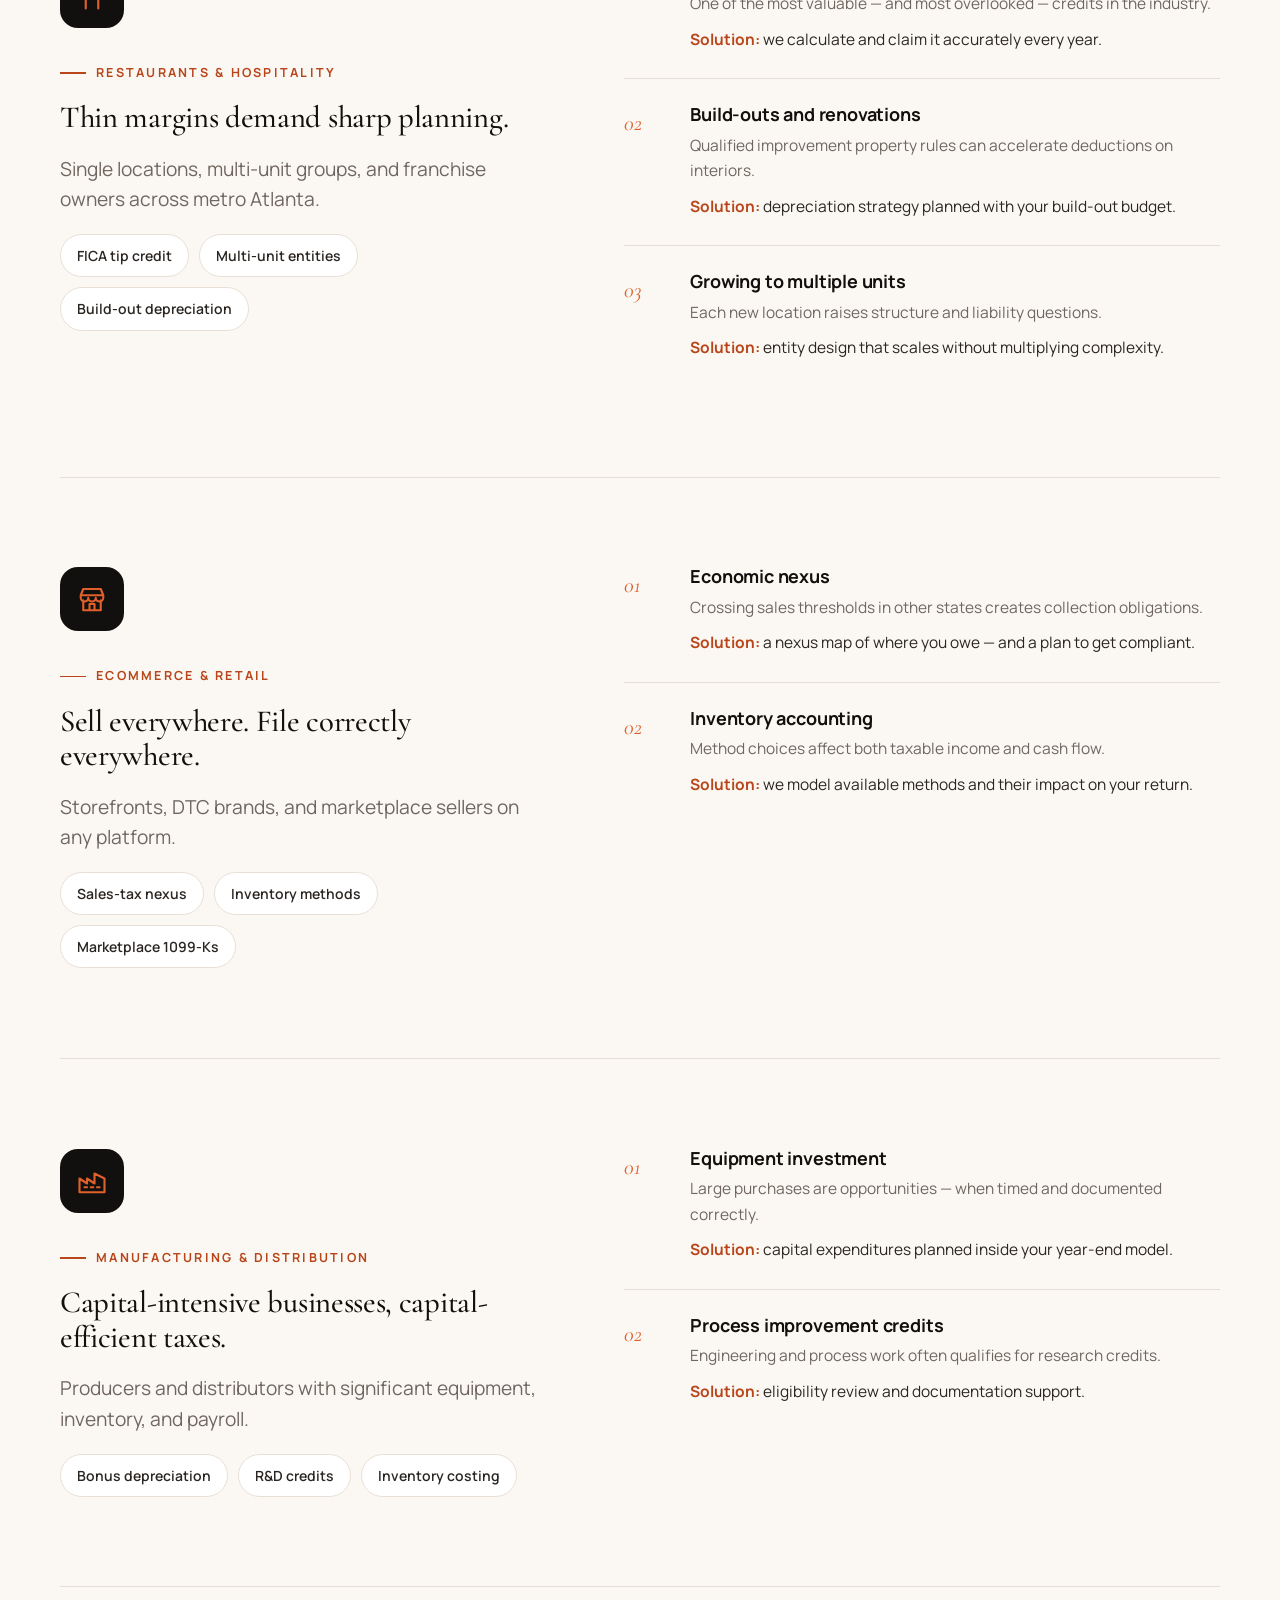
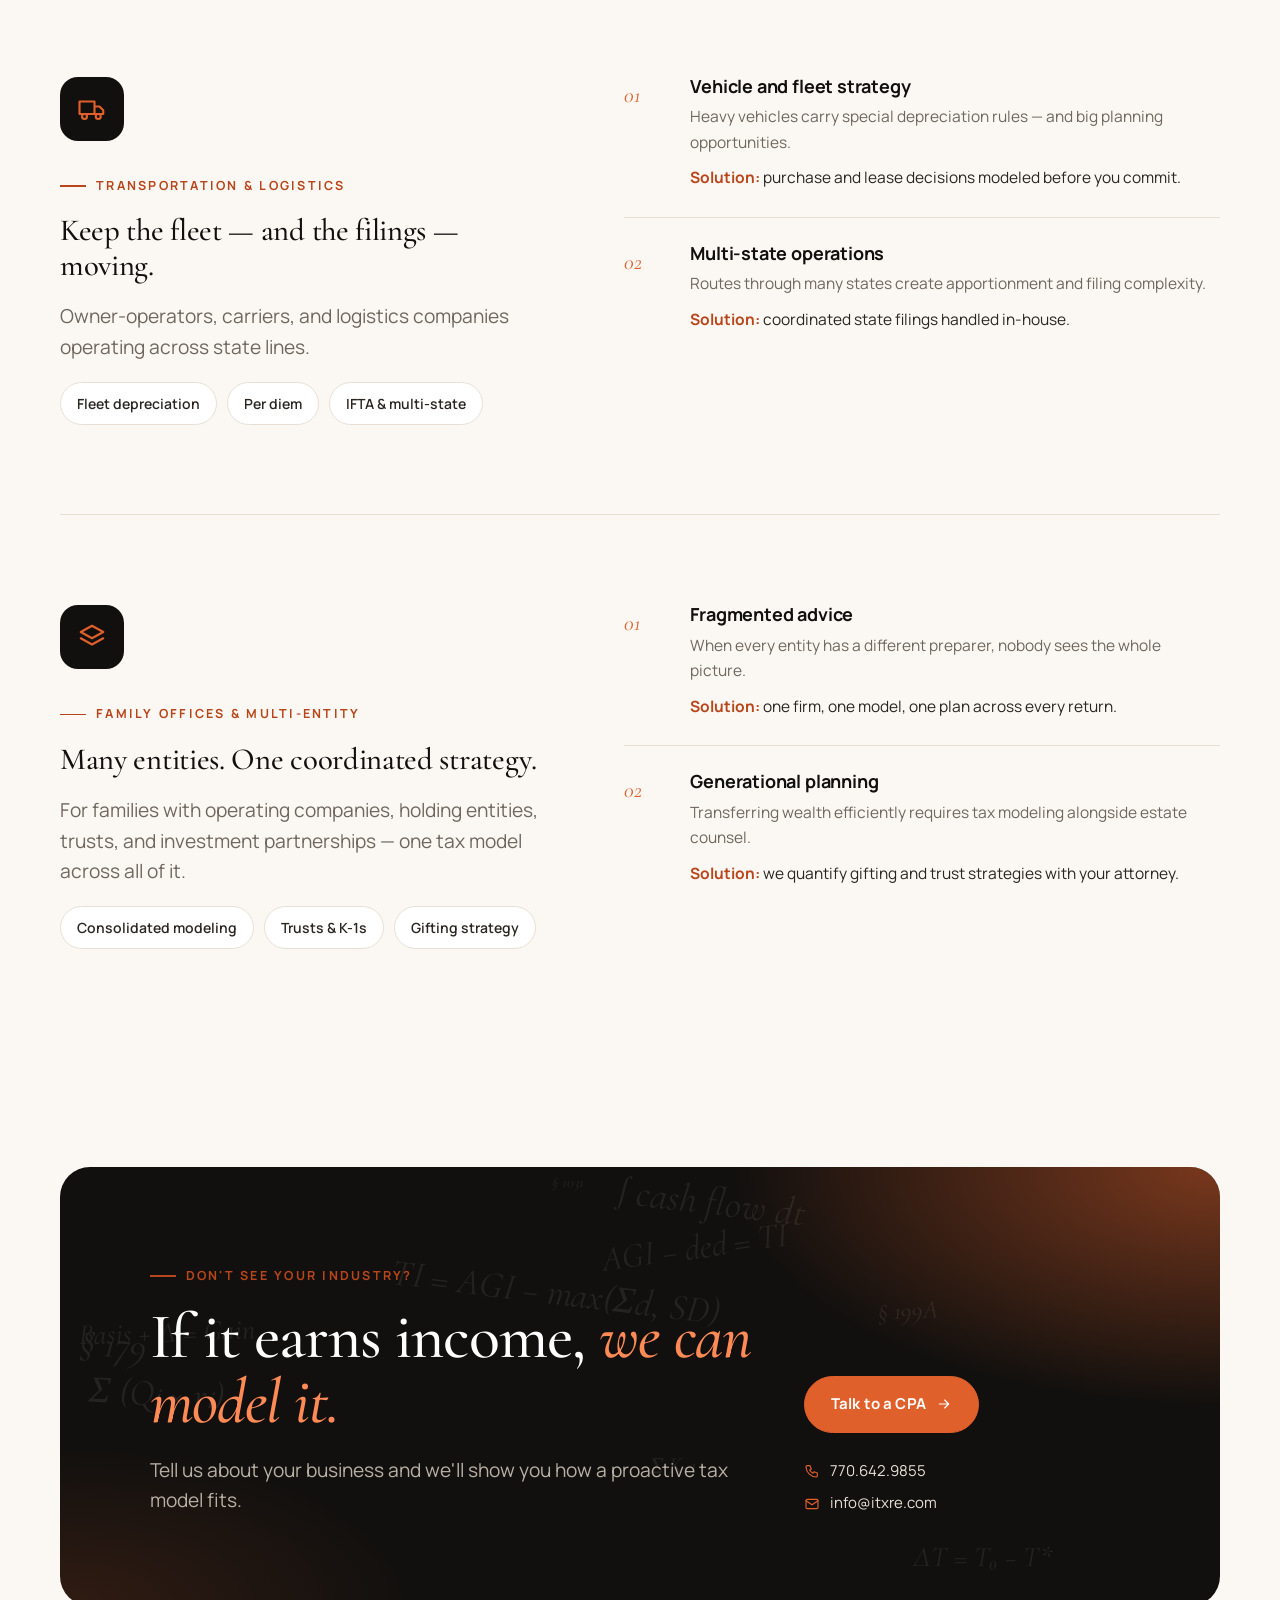
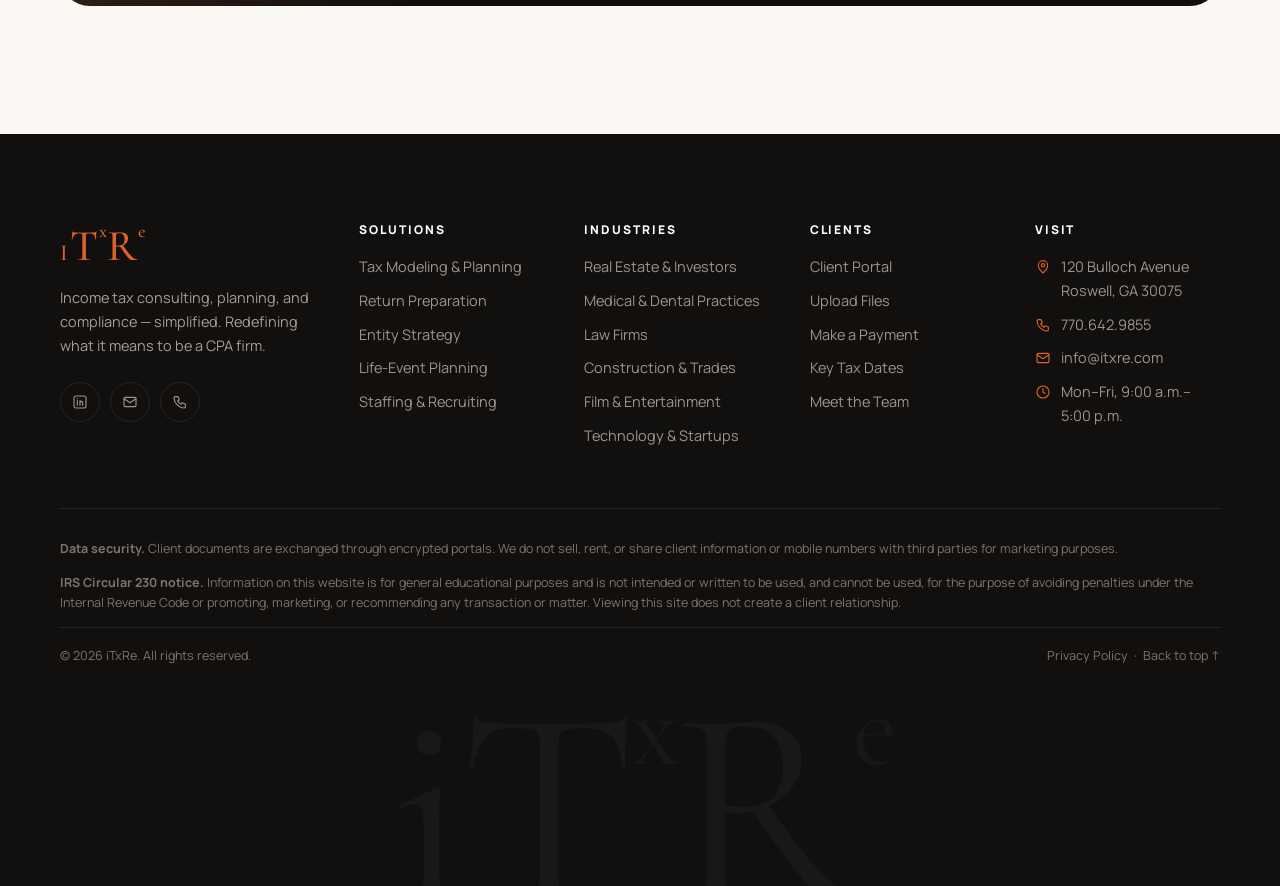
<file: industries.html>
<!doctype html>
<html lang="en">
<head>
  <meta charset="utf-8">
  <meta name="viewport" content="width=device-width, initial-scale=1">
  <title>Industries We Serve | iTxRe · Atlanta Tax Planning CPAs</title>
  <meta name="description" content="Industry-specific tax modeling and planning for Atlanta real estate investors, medical practices, law firms, contractors, film professionals, startups, and more.">
  <meta name="theme-color" content="#12100e">
  <link rel="icon" href="assets/img/favicon.svg" type="image/svg+xml">
  <link rel="preconnect" href="https://fonts.googleapis.com">
  <link rel="preconnect" href="https://fonts.gstatic.com" crossorigin>
  <link href="https://fonts.googleapis.com/css2?family=Cormorant+Garamond:ital,wght@0,500;0,600;1,500&family=Manrope:wght@400;500;600;700;800&display=swap" rel="stylesheet">
  <link rel="stylesheet" href="assets/css/styles.css">
</head>
<body>
<div id="site-header"></div>

<main id="main">
  <section class="page-hero" data-chalk="51">
    <div class="container">
      <nav class="crumbs" aria-label="Breadcrumb"><a href="index.html">Home</a><span>/</span>Industries</nav>
      <span class="eyebrow">Industry expertise</span>
      <h1 class="h1">Fluent in how <em>your</em> business makes money.</h1>
      <p class="lead">A tax model is only as good as its assumptions. We bring industry-specific depth to the businesses — and the people who own them — that drive Atlanta.</p>
    </div>
  </section>

  <section class="section section--tight on-dark" style="padding-top:0">
    <div class="container">
      <div class="industries" data-industries style="margin-top:-1px"></div>
    </div>
  </section>

  <nav class="jumpnav" aria-label="Industries on this page">
    <div class="container">
      <a href="#real-estate">Real Estate</a><a href="#medical-dental">Medical &amp; Dental</a><a href="#law-firms">Law Firms</a><a href="#construction">Construction</a><a href="#film-entertainment">Film &amp; Entertainment</a><a href="#technology">Technology</a><a href="#professional-services">Professional Services</a><a href="#hospitality">Hospitality</a><a href="#ecommerce-retail">Ecommerce &amp; Retail</a><a href="#manufacturing">Manufacturing</a><a href="#transportation">Transportation</a><a href="#family-offices">Family Offices</a>
    </div>
  </nav>

  <div class="container">

    <article class="detail" id="real-estate">
      <div class="detail__aside">
        <div class="detail__icon" data-icon="home"></div>
        <span class="eyebrow">Real Estate &amp; Investors</span>
        <h2 class="h3">Build the portfolio. Keep more of the cash flow.</h2>
        <p class="lead">From a single rental to a multi-entity portfolio, we model depreciation, exits, and passive-loss rules before you buy or sell.</p>
        <div class="chips"><span class="chip">Cost segregation</span><span class="chip">1031 exchanges</span><span class="chip">REPS status</span><span class="chip">Short-term rentals</span></div>
      </div>
      <div>
        <div class="issue"><span class="issue__n">01</span><div><h4>Depreciation left on the table</h4><p>Straight-line depreciation alone can leave years of deductions locked up in a building.</p><p class="sol"><b>Solution:</b> we evaluate cost segregation and bonus depreciation in your model before acquisition closes.</p></div></div>
        <div class="issue"><span class="issue__n">02</span><div><h4>Passive-loss limitations</h4><p>Losses that can't offset other income are frustrating — and often avoidable.</p><p class="sol"><b>Solution:</b> we assess real estate professional and short-term rental strategies and document them properly.</p></div></div>
        <div class="issue"><span class="issue__n">03</span><div><h4>Exit and exchange timing</h4><p>Selling without a plan can trigger depreciation recapture and capital gains all at once.</p><p class="sol"><b>Solution:</b> 1031 exchange and installment-sale modeling, coordinated with your intermediary.</p></div></div>
      </div>
    </article>

    <article class="detail" id="medical-dental">
      <div class="detail__aside">
        <div class="detail__icon" data-icon="medical"></div>
        <span class="eyebrow">Medical &amp; Dental Practices</span>
        <h2 class="h3">You care for patients. We'll care for the tax plan.</h2>
        <p class="lead">Physicians and dentists face high brackets, complex practice structures, and buy-ins that deserve careful modeling.</p>
        <div class="chips"><span class="chip">Practice entities</span><span class="chip">Partner buy-ins</span><span class="chip">Cash balance plans</span><span class="chip">Multi-location</span></div>
      </div>
      <div>
        <div class="issue"><span class="issue__n">01</span><div><h4>Owner compensation</h4><p>Balancing salary, distributions, and retirement contributions inside a professional corporation.</p><p class="sol"><b>Solution:</b> a compensation plan modeled against your projected practice income.</p></div></div>
        <div class="issue"><span class="issue__n">02</span><div><h4>Buy-ins and buy-outs</h4><p>Becoming — or bringing on — a partner has lasting tax consequences for everyone involved.</p><p class="sol"><b>Solution:</b> deal structures modeled for both sides before terms are signed.</p></div></div>
        <div class="issue"><span class="issue__n">03</span><div><h4>Retirement acceleration</h4><p>Late-starting physicians often need to save aggressively in fewer years.</p><p class="sol"><b>Solution:</b> we quantify defined benefit and cash balance plan impacts with your plan administrator.</p></div></div>
      </div>
    </article>

    <article class="detail" id="law-firms">
      <div class="detail__aside">
        <div class="detail__icon" data-icon="scale"></div>
        <span class="eyebrow">Law Firms</span>
        <h2 class="h3">Counsel for counsel.</h2>
        <p class="lead">Solo practices through multi-partner firms rely on us for partner-level planning and on-time K-1s.</p>
        <div class="chips"><span class="chip">Partner draws</span><span class="chip">K-1 planning</span><span class="chip">Multi-state allocations</span><span class="chip">Succession</span></div>
      </div>
      <div>
        <div class="issue"><span class="issue__n">01</span><div><h4>Uneven cash flow</h4><p>Contingency fees and large settlements make estimated payments a guessing game.</p><p class="sol"><b>Solution:</b> a model refreshed mid-year so estimates track real collections.</p></div></div>
        <div class="issue"><span class="issue__n">02</span><div><h4>Partner distributions</h4><p>Draws, guaranteed payments, and profit allocations each carry different tax treatment.</p><p class="sol"><b>Solution:</b> partner-by-partner projections so nobody is surprised in April.</p></div></div>
        <div class="issue"><span class="issue__n">03</span><div><h4>Multi-state practice</h4><p>Attorneys licensed or litigating across state lines may owe returns in each.</p><p class="sol"><b>Solution:</b> sourcing analysis, composite returns, and PTET evaluation.</p></div></div>
      </div>
    </article>

    <article class="detail" id="construction">
      <div class="detail__aside">
        <div class="detail__icon" data-icon="hardhat"></div>
        <span class="eyebrow">Construction &amp; Trades</span>
        <h2 class="h3">Built on a solid tax foundation.</h2>
        <p class="lead">Contractors, subcontractors, and trades businesses need planning that keeps pace with long jobs and heavy equipment.</p>
        <div class="chips"><span class="chip">Revenue recognition</span><span class="chip">Equipment strategy</span><span class="chip">Job costing</span><span class="chip">Fleet</span></div>
      </div>
      <div>
        <div class="issue"><span class="issue__n">01</span><div><h4>Accounting method choices</h4><p>Completed-contract versus percentage-of-completion can shift income between years.</p><p class="sol"><b>Solution:</b> we model method eligibility and impact for your contract mix.</p></div></div>
        <div class="issue"><span class="issue__n">02</span><div><h4>Equipment purchases</h4><p>Buying at the wrong time — or the wrong way — wastes valuable deductions.</p><p class="sol"><b>Solution:</b> Section 179 and bonus depreciation timed inside your year-end plan.</p></div></div>
        <div class="issue"><span class="issue__n">03</span><div><h4>Growth and bonding</h4><p>Lenders and sureties want clean, consistent financials.</p><p class="sol"><b>Solution:</b> returns that align with the statements your bonding company sees.</p></div></div>
      </div>
    </article>

    <article class="detail" id="film-entertainment">
      <div class="detail__aside">
        <div class="detail__icon" data-icon="film"></div>
        <span class="eyebrow">Film &amp; Entertainment</span>
        <h2 class="h3">Atlanta is a film town. We speak the language.</h2>
        <p class="lead">Production companies, crew, and creative professionals have tax needs as unique as the industry itself.</p>
        <div class="chips"><span class="chip">GA production credits</span><span class="chip">Loan-out companies</span><span class="chip">Per-project income</span><span class="chip">Multi-state work</span></div>
      </div>
      <div>
        <div class="issue"><span class="issue__n">01</span><div><h4>Georgia entertainment credits</h4><p>Production credits can be valuable — and complex to claim, document, or transfer.</p><p class="sol"><b>Solution:</b> credit planning coordinated with your production accountants and counsel.</p></div></div>
        <div class="issue"><span class="issue__n">02</span><div><h4>Loan-out structures</h4><p>Performers and key crew often benefit from operating through their own entity.</p><p class="sol"><b>Solution:</b> we model whether a loan-out makes sense — and run it properly if it does.</p></div></div>
        <div class="issue"><span class="issue__n">03</span><div><h4>Income across states</h4><p>Shooting on location can create filing obligations far from home.</p><p class="sol"><b>Solution:</b> sourcing and credit-for-taxes-paid handled in one coordinated return.</p></div></div>
      </div>
    </article>

    <article class="detail" id="technology">
      <div class="detail__aside">
        <div class="detail__icon" data-icon="cpu"></div>
        <span class="eyebrow">Technology &amp; Startups</span>
        <h2 class="h3">Plan the exit on day one.</h2>
        <p class="lead">Founders, early employees, and tech companies make decisions in year one that shape taxes for a decade.</p>
        <div class="chips"><span class="chip">R&amp;D credits</span><span class="chip">QSBS / §1202</span><span class="chip">83(b) elections</span><span class="chip">ISOs</span></div>
      </div>
      <div>
        <div class="issue"><span class="issue__n">01</span><div><h4>Qualified small business stock</h4><p>Section 1202 can exclude substantial gain at exit — if the requirements are met from the start.</p><p class="sol"><b>Solution:</b> entity and issuance reviews that protect QSBS eligibility.</p></div></div>
        <div class="issue"><span class="issue__n">02</span><div><h4>Research credits</h4><p>Many software and product companies under-claim the R&amp;D credit.</p><p class="sol"><b>Solution:</b> eligibility review and modeling of credit value and payroll offsets.</p></div></div>
        <div class="issue"><span class="issue__n">03</span><div><h4>Equity for employees and founders</h4><p>Option exercises and 83(b) elections have tight deadlines and AMT consequences.</p><p class="sol"><b>Solution:</b> exercise strategies modeled before you sign.</p></div></div>
      </div>
    </article>

    <article class="detail" id="professional-services">
      <div class="detail__aside">
        <div class="detail__icon" data-icon="briefcase"></div>
        <span class="eyebrow">Professional Services</span>
        <h2 class="h3">For firms that sell expertise.</h2>
        <p class="lead">Agencies, consultants, architects, and advisors — whether you bill on retainer or by project.</p>
        <div class="chips"><span class="chip">S-corp strategy</span><span class="chip">Owner pay</span><span class="chip">Contractor vs. employee</span><span class="chip">QBI</span></div>
      </div>
      <div>
        <div class="issue"><span class="issue__n">01</span><div><h4>Qualified business income</h4><p>Specified service businesses face QBI deduction limits at higher incomes.</p><p class="sol"><b>Solution:</b> income and compensation planning to preserve the deduction where possible.</p></div></div>
        <div class="issue"><span class="issue__n">02</span><div><h4>Variable revenue</h4><p>Project-based income makes quarterly estimates unpredictable.</p><p class="sol"><b>Solution:</b> estimates tied to your pipeline and refreshed mid-year.</p></div></div>
        <div class="issue"><span class="issue__n">03</span><div><h4>Worker classification</h4><p>Misclassified contractors create payroll tax exposure.</p><p class="sol"><b>Solution:</b> a classification review alongside your payroll provider.</p></div></div>
      </div>
    </article>

    <article class="detail" id="hospitality">
      <div class="detail__aside">
        <div class="detail__icon" data-icon="utensils"></div>
        <span class="eyebrow">Restaurants &amp; Hospitality</span>
        <h2 class="h3">Thin margins demand sharp planning.</h2>
        <p class="lead">Single locations, multi-unit groups, and franchise owners across metro Atlanta.</p>
        <div class="chips"><span class="chip">FICA tip credit</span><span class="chip">Multi-unit entities</span><span class="chip">Build-out depreciation</span></div>
      </div>
      <div>
        <div class="issue"><span class="issue__n">01</span><div><h4>FICA tip credit</h4><p>One of the most valuable — and most overlooked — credits in the industry.</p><p class="sol"><b>Solution:</b> we calculate and claim it accurately every year.</p></div></div>
        <div class="issue"><span class="issue__n">02</span><div><h4>Build-outs and renovations</h4><p>Qualified improvement property rules can accelerate deductions on interiors.</p><p class="sol"><b>Solution:</b> depreciation strategy planned with your build-out budget.</p></div></div>
        <div class="issue"><span class="issue__n">03</span><div><h4>Growing to multiple units</h4><p>Each new location raises structure and liability questions.</p><p class="sol"><b>Solution:</b> entity design that scales without multiplying complexity.</p></div></div>
      </div>
    </article>

    <article class="detail" id="ecommerce-retail">
      <div class="detail__aside">
        <div class="detail__icon" data-icon="store"></div>
        <span class="eyebrow">Ecommerce &amp; Retail</span>
        <h2 class="h3">Sell everywhere. File correctly everywhere.</h2>
        <p class="lead">Storefronts, DTC brands, and marketplace sellers on any platform.</p>
        <div class="chips"><span class="chip">Sales-tax nexus</span><span class="chip">Inventory methods</span><span class="chip">Marketplace 1099-Ks</span></div>
      </div>
      <div>
        <div class="issue"><span class="issue__n">01</span><div><h4>Economic nexus</h4><p>Crossing sales thresholds in other states creates collection obligations.</p><p class="sol"><b>Solution:</b> a nexus map of where you owe — and a plan to get compliant.</p></div></div>
        <div class="issue"><span class="issue__n">02</span><div><h4>Inventory accounting</h4><p>Method choices affect both taxable income and cash flow.</p><p class="sol"><b>Solution:</b> we model available methods and their impact on your return.</p></div></div>
      </div>
    </article>

    <article class="detail" id="manufacturing">
      <div class="detail__aside">
        <div class="detail__icon" data-icon="factory"></div>
        <span class="eyebrow">Manufacturing &amp; Distribution</span>
        <h2 class="h3">Capital-intensive businesses, capital-efficient taxes.</h2>
        <p class="lead">Producers and distributors with significant equipment, inventory, and payroll.</p>
        <div class="chips"><span class="chip">Bonus depreciation</span><span class="chip">R&amp;D credits</span><span class="chip">Inventory costing</span></div>
      </div>
      <div>
        <div class="issue"><span class="issue__n">01</span><div><h4>Equipment investment</h4><p>Large purchases are opportunities — when timed and documented correctly.</p><p class="sol"><b>Solution:</b> capital expenditures planned inside your year-end model.</p></div></div>
        <div class="issue"><span class="issue__n">02</span><div><h4>Process improvement credits</h4><p>Engineering and process work often qualifies for research credits.</p><p class="sol"><b>Solution:</b> eligibility review and documentation support.</p></div></div>
      </div>
    </article>

    <article class="detail" id="transportation">
      <div class="detail__aside">
        <div class="detail__icon" data-icon="truck"></div>
        <span class="eyebrow">Transportation &amp; Logistics</span>
        <h2 class="h3">Keep the fleet — and the filings — moving.</h2>
        <p class="lead">Owner-operators, carriers, and logistics companies operating across state lines.</p>
        <div class="chips"><span class="chip">Fleet depreciation</span><span class="chip">Per diem</span><span class="chip">IFTA &amp; multi-state</span></div>
      </div>
      <div>
        <div class="issue"><span class="issue__n">01</span><div><h4>Vehicle and fleet strategy</h4><p>Heavy vehicles carry special depreciation rules — and big planning opportunities.</p><p class="sol"><b>Solution:</b> purchase and lease decisions modeled before you commit.</p></div></div>
        <div class="issue"><span class="issue__n">02</span><div><h4>Multi-state operations</h4><p>Routes through many states create apportionment and filing complexity.</p><p class="sol"><b>Solution:</b> coordinated state filings handled in-house.</p></div></div>
      </div>
    </article>

    <article class="detail" id="family-offices">
      <div class="detail__aside">
        <div class="detail__icon" data-icon="layers"></div>
        <span class="eyebrow">Family Offices &amp; Multi-Entity</span>
        <h2 class="h3">Many entities. One coordinated strategy.</h2>
        <p class="lead">For families with operating companies, holding entities, trusts, and investment partnerships — one tax model across all of it.</p>
        <div class="chips"><span class="chip">Consolidated modeling</span><span class="chip">Trusts &amp; K-1s</span><span class="chip">Gifting strategy</span></div>
      </div>
      <div>
        <div class="issue"><span class="issue__n">01</span><div><h4>Fragmented advice</h4><p>When every entity has a different preparer, nobody sees the whole picture.</p><p class="sol"><b>Solution:</b> one firm, one model, one plan across every return.</p></div></div>
        <div class="issue"><span class="issue__n">02</span><div><h4>Generational planning</h4><p>Transferring wealth efficiently requires tax modeling alongside estate counsel.</p><p class="sol"><b>Solution:</b> we quantify gifting and trust strategies with your attorney.</p></div></div>
      </div>
    </article>
  </div>

  <section class="section">
    <div class="container">
      <div class="cta-band" data-chalk="52" data-density=".7">
        <div class="cta-band__grid">
          <div><span class="eyebrow">Don't see your industry?</span><h2 class="h1">If it earns income, <em>we can model it.</em></h2><p class="lead">Tell us about your business and we'll show you how a proactive tax model fits.</p></div>
          <div class="cta-band__side"><a class="btn" href="contact.html">Talk to a CPA <span data-icon="arrow"></span></a><div class="cta-band__contact"><a href="tel:+17706429855"><span data-icon="phone"></span>770.642.9855</a><a href="mailto:info@itxre.com"><span data-icon="mail"></span>info@itxre.com</a></div></div>
        </div>
      </div>
    </div>
  </section>
</main>

<div id="site-footer"></div>
<script src="assets/js/site.js"></script>
</body>
</html>
</file>
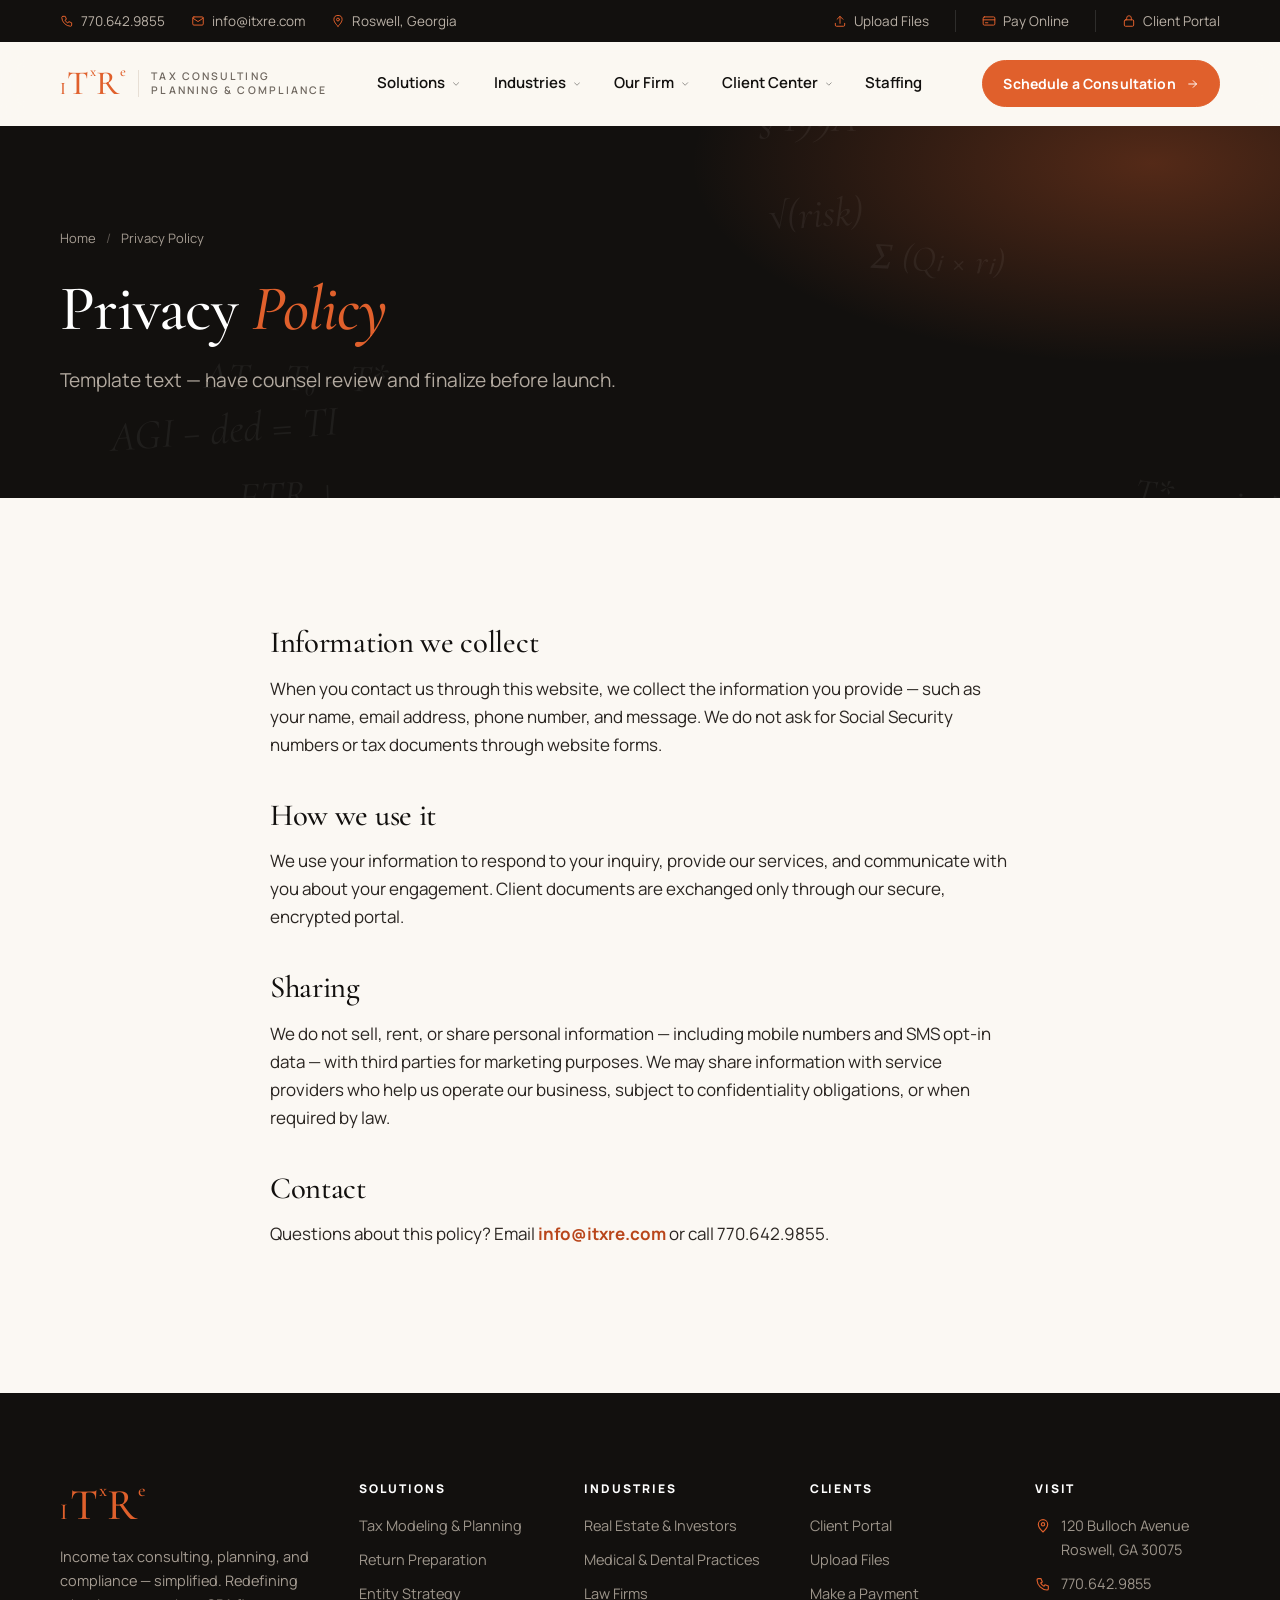
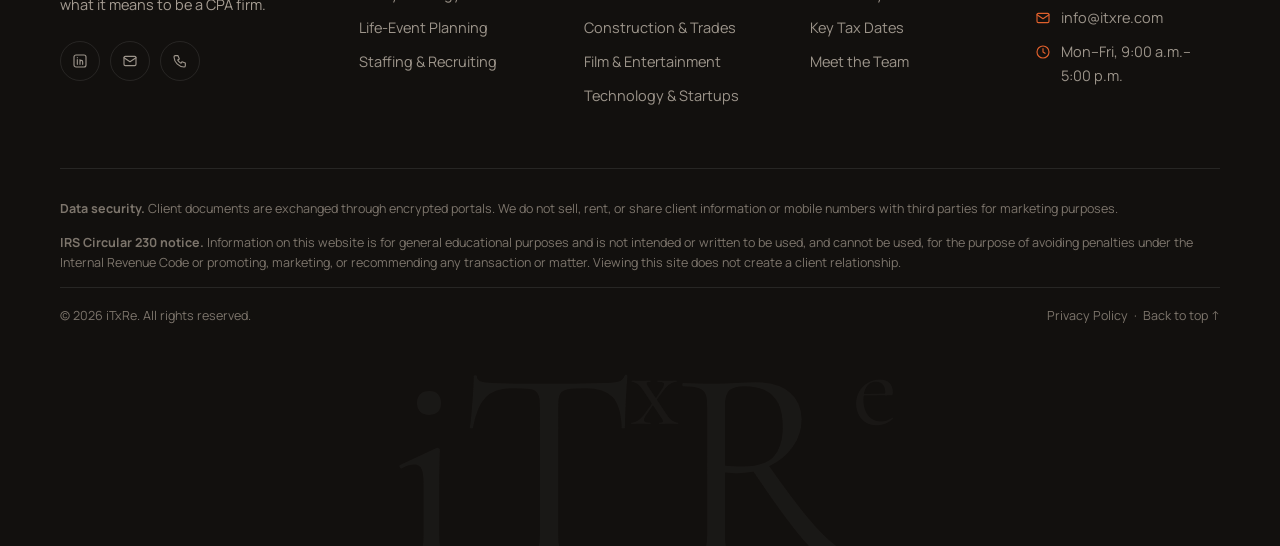
<file: privacy.html>
<!doctype html>
<html lang="en">
<head>
  <meta charset="utf-8">
  <meta name="viewport" content="width=device-width, initial-scale=1">
  <title>Privacy Policy | iTxRe</title>
  <meta name="description" content="How iTxRe collects, uses, and protects your information.">
  <meta name="theme-color" content="#12100e">
  <link rel="icon" href="assets/img/favicon.svg" type="image/svg+xml">
  <link rel="preconnect" href="https://fonts.googleapis.com">
  <link rel="preconnect" href="https://fonts.gstatic.com" crossorigin>
  <link href="https://fonts.googleapis.com/css2?family=Cormorant+Garamond:ital,wght@0,500;0,600;1,500&family=Manrope:wght@400;500;600;700;800&display=swap" rel="stylesheet">
  <link rel="stylesheet" href="assets/css/styles.css">
</head>
<body>
<div id="site-header"></div>

<main id="main">
  <section class="page-hero" data-chalk="121">
    <div class="container">
      <nav class="crumbs" aria-label="Breadcrumb"><a href="index.html">Home</a><span>/</span>Privacy Policy</nav>
      <h1 class="h1">Privacy <em>Policy</em></h1>
      <p class="lead">Template text — have counsel review and finalize before launch.</p>
    </div>
  </section>
  <section class="section">
    <div class="container" style="max-width:820px">
      <h2 class="h3" style="margin-bottom:14px">Information we collect</h2>
      <p>When you contact us through this website, we collect the information you provide — such as your name, email address, phone number, and message. We do not ask for Social Security numbers or tax documents through website forms.</p>
      <h2 class="h3" style="margin:40px 0 14px">How we use it</h2>
      <p>We use your information to respond to your inquiry, provide our services, and communicate with you about your engagement. Client documents are exchanged only through our secure, encrypted portal.</p>
      <h2 class="h3" style="margin:40px 0 14px">Sharing</h2>
      <p>We do not sell, rent, or share personal information — including mobile numbers and SMS opt-in data — with third parties for marketing purposes. We may share information with service providers who help us operate our business, subject to confidentiality obligations, or when required by law.</p>
      <h2 class="h3" style="margin:40px 0 14px">Contact</h2>
      <p>Questions about this policy? Email <a href="mailto:info@itxre.com" style="color:var(--ember-deep);font-weight:700">info@itxre.com</a> or call 770.642.9855.</p>
    </div>
  </section>
</main>

<div id="site-footer"></div>
<script src="assets/js/site.js"></script>
</body>
</html>
</file>
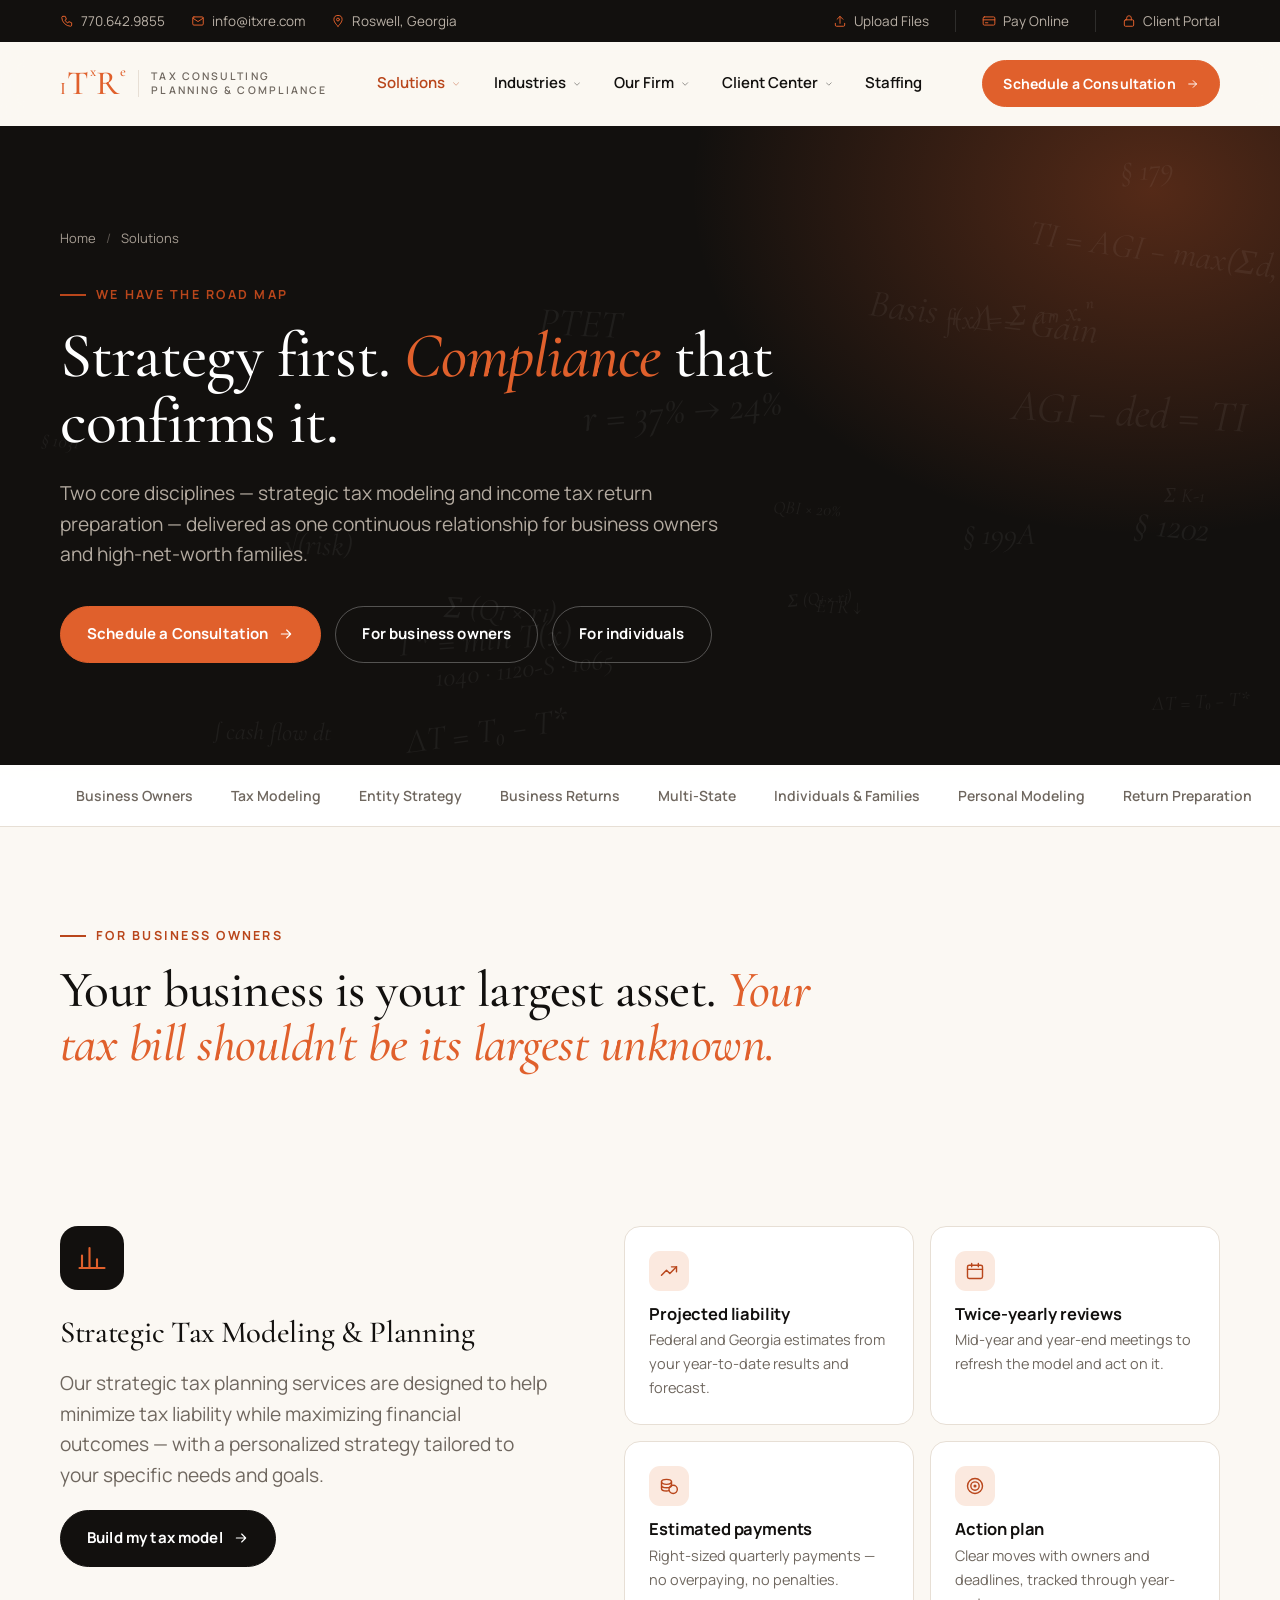
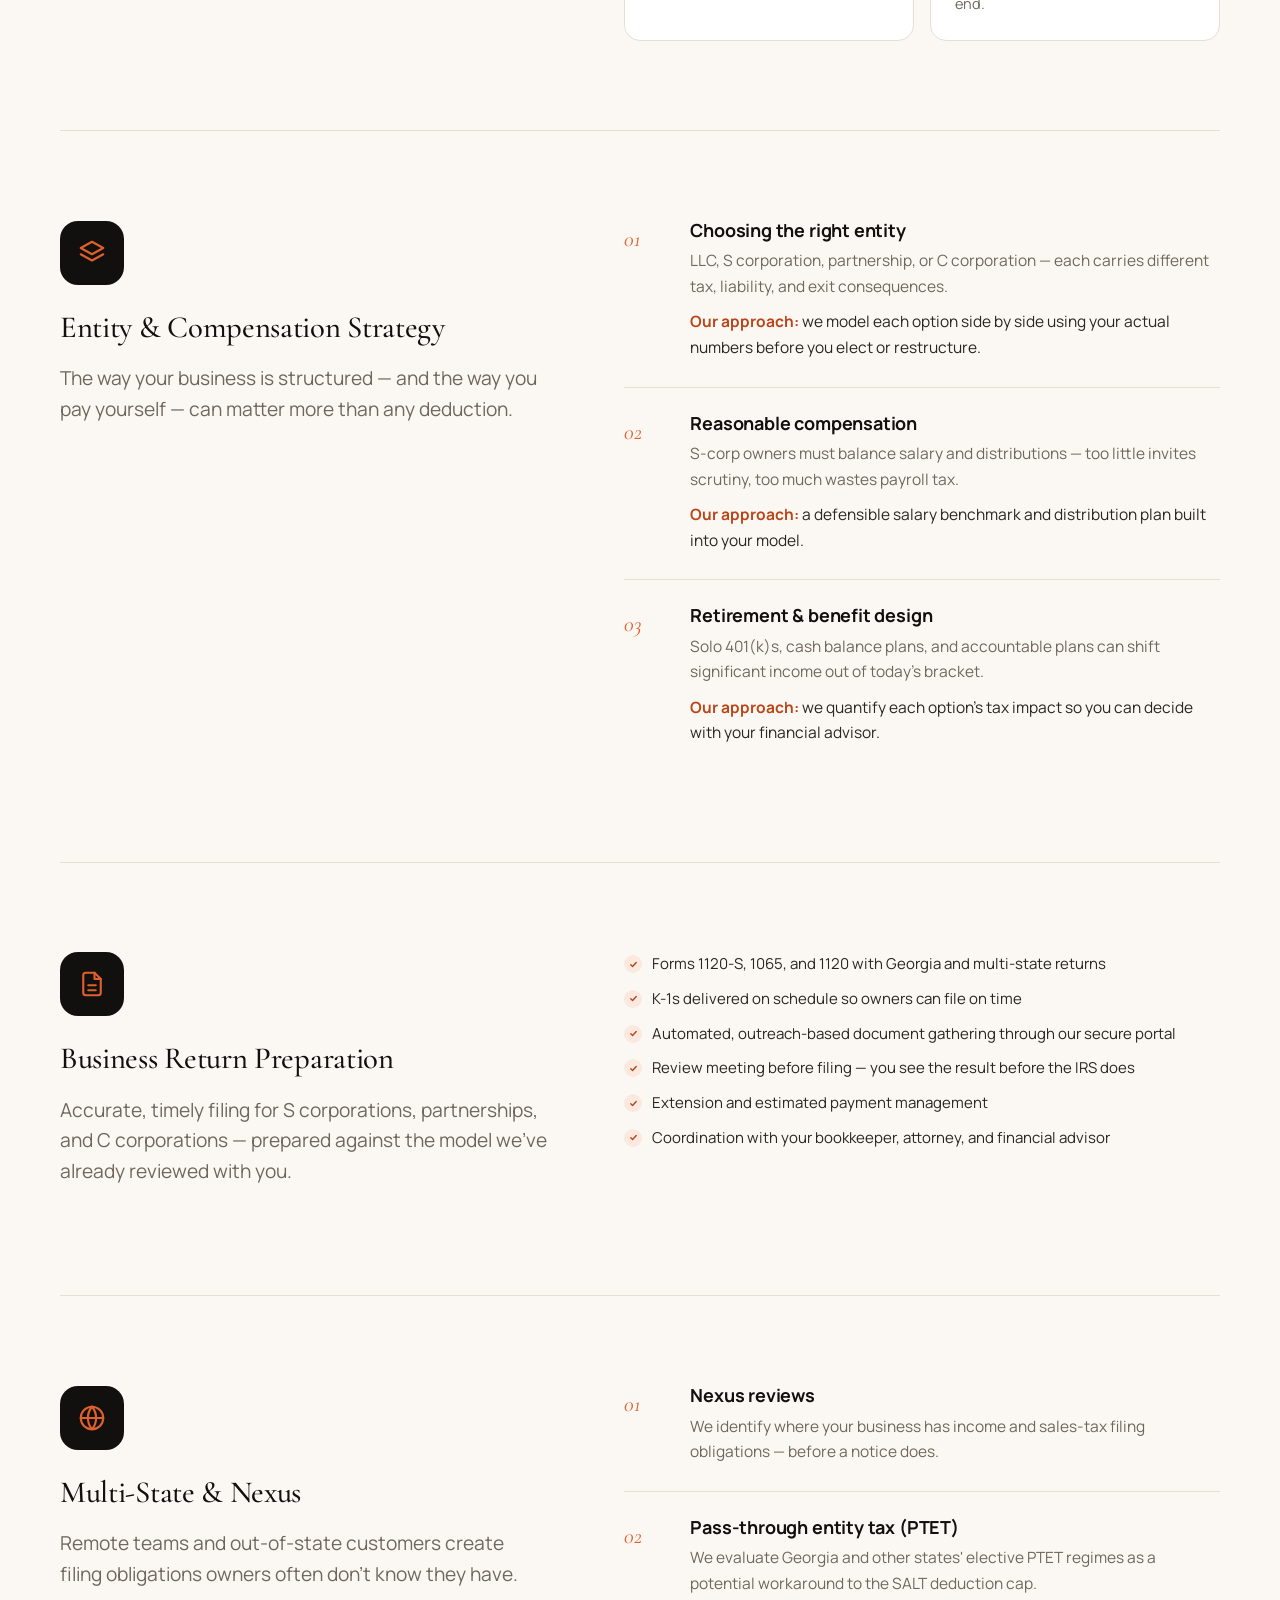
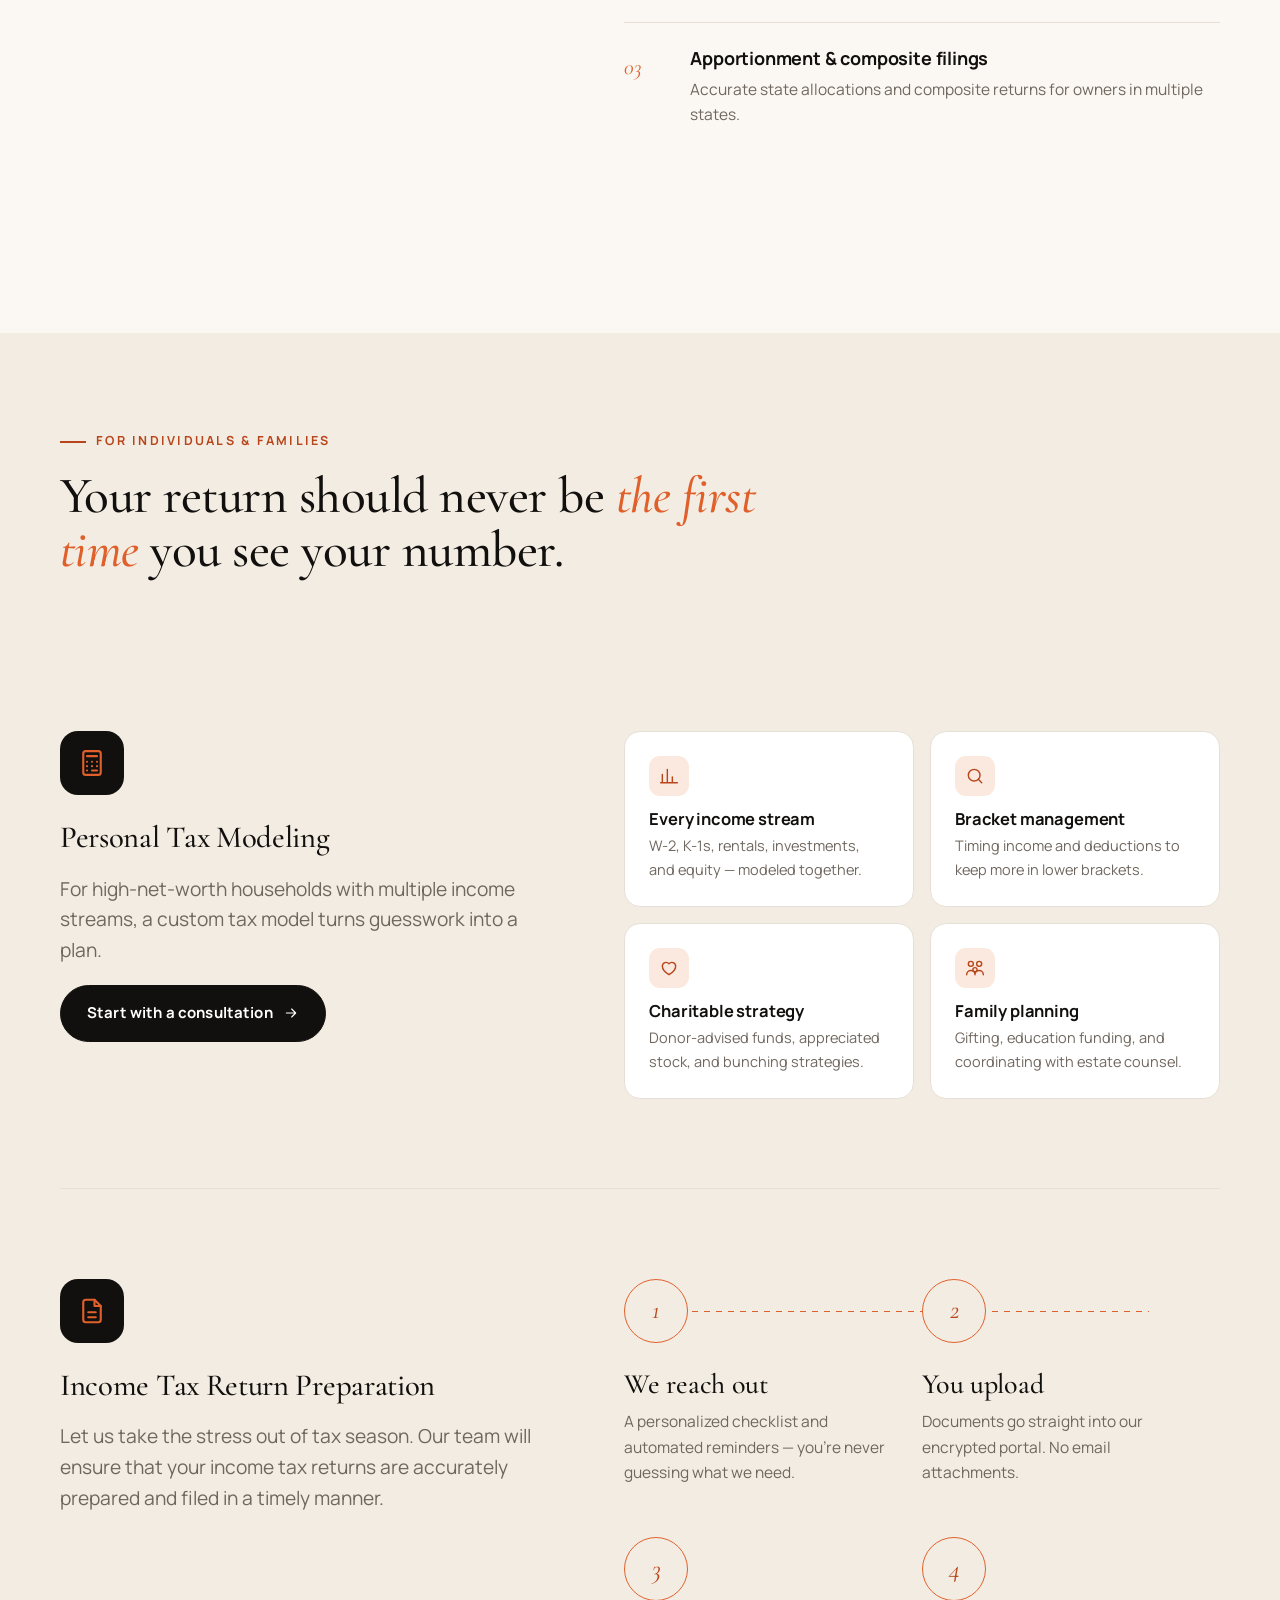
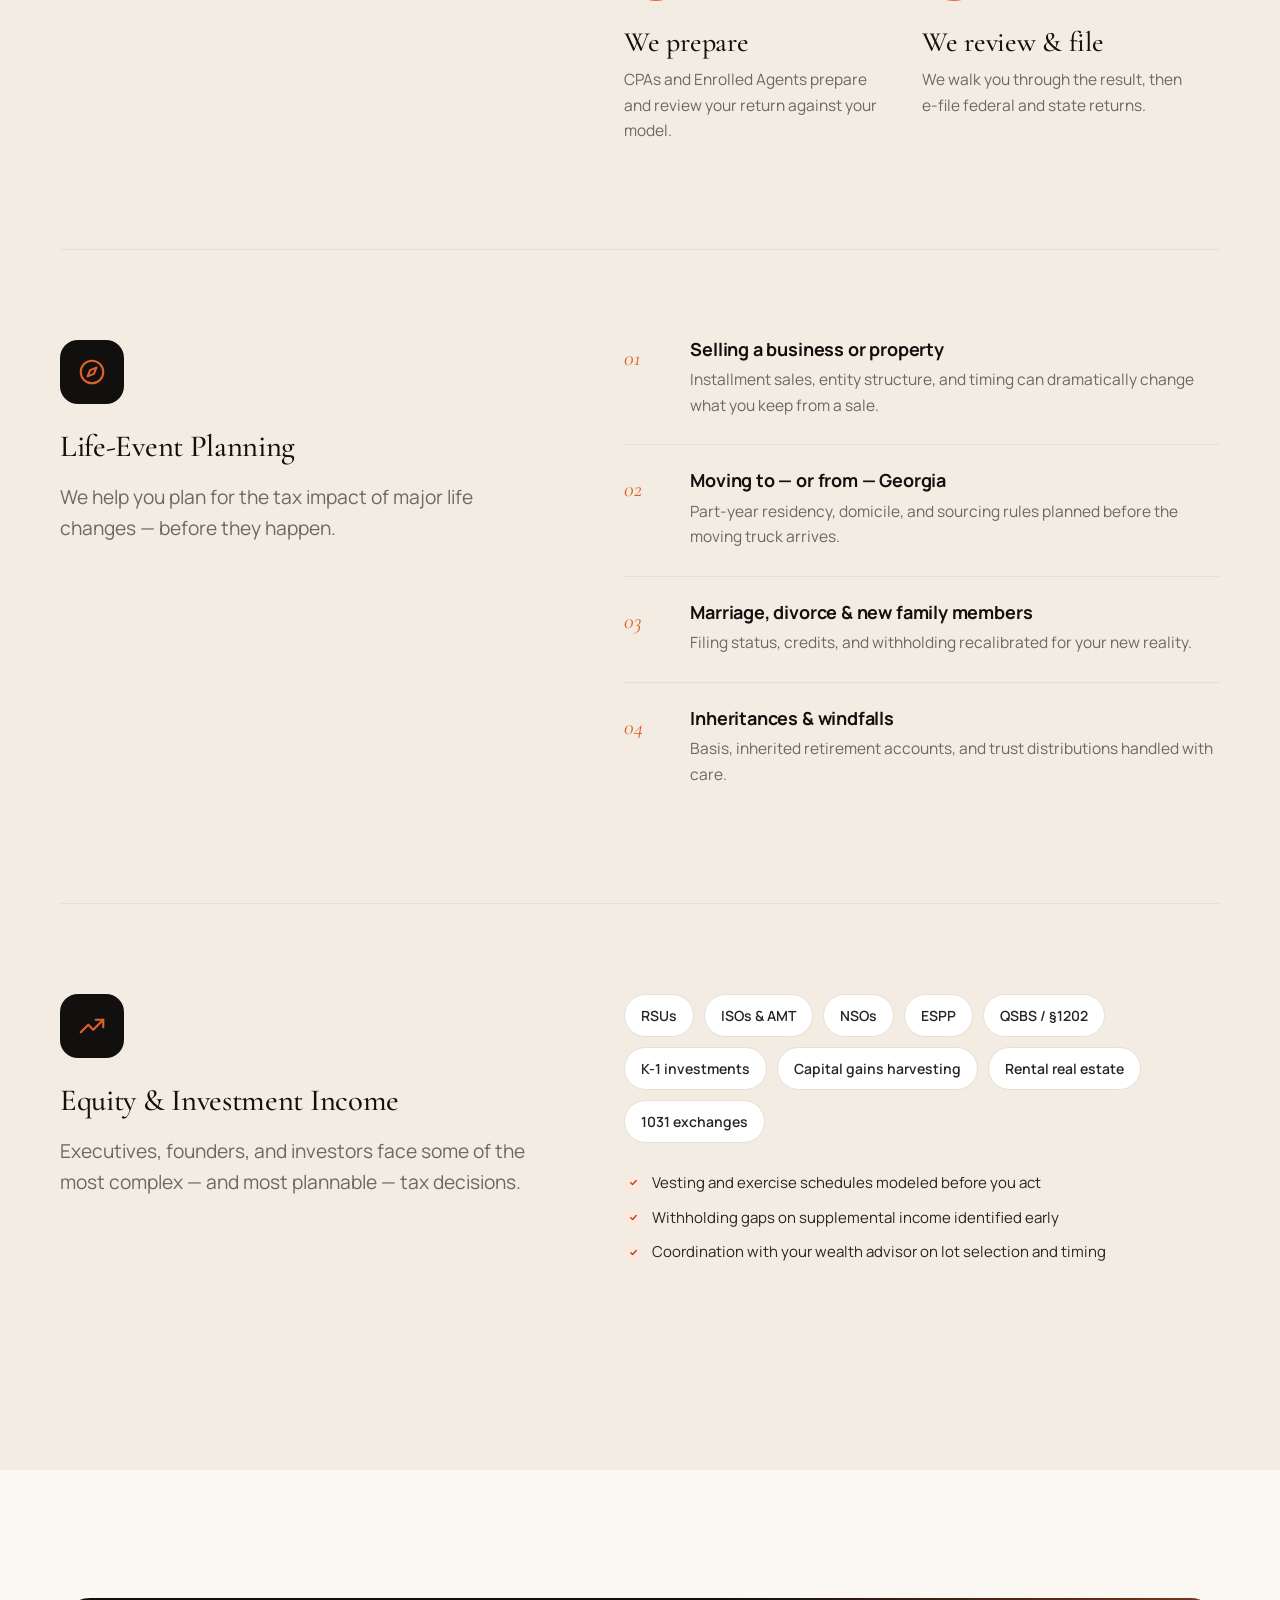
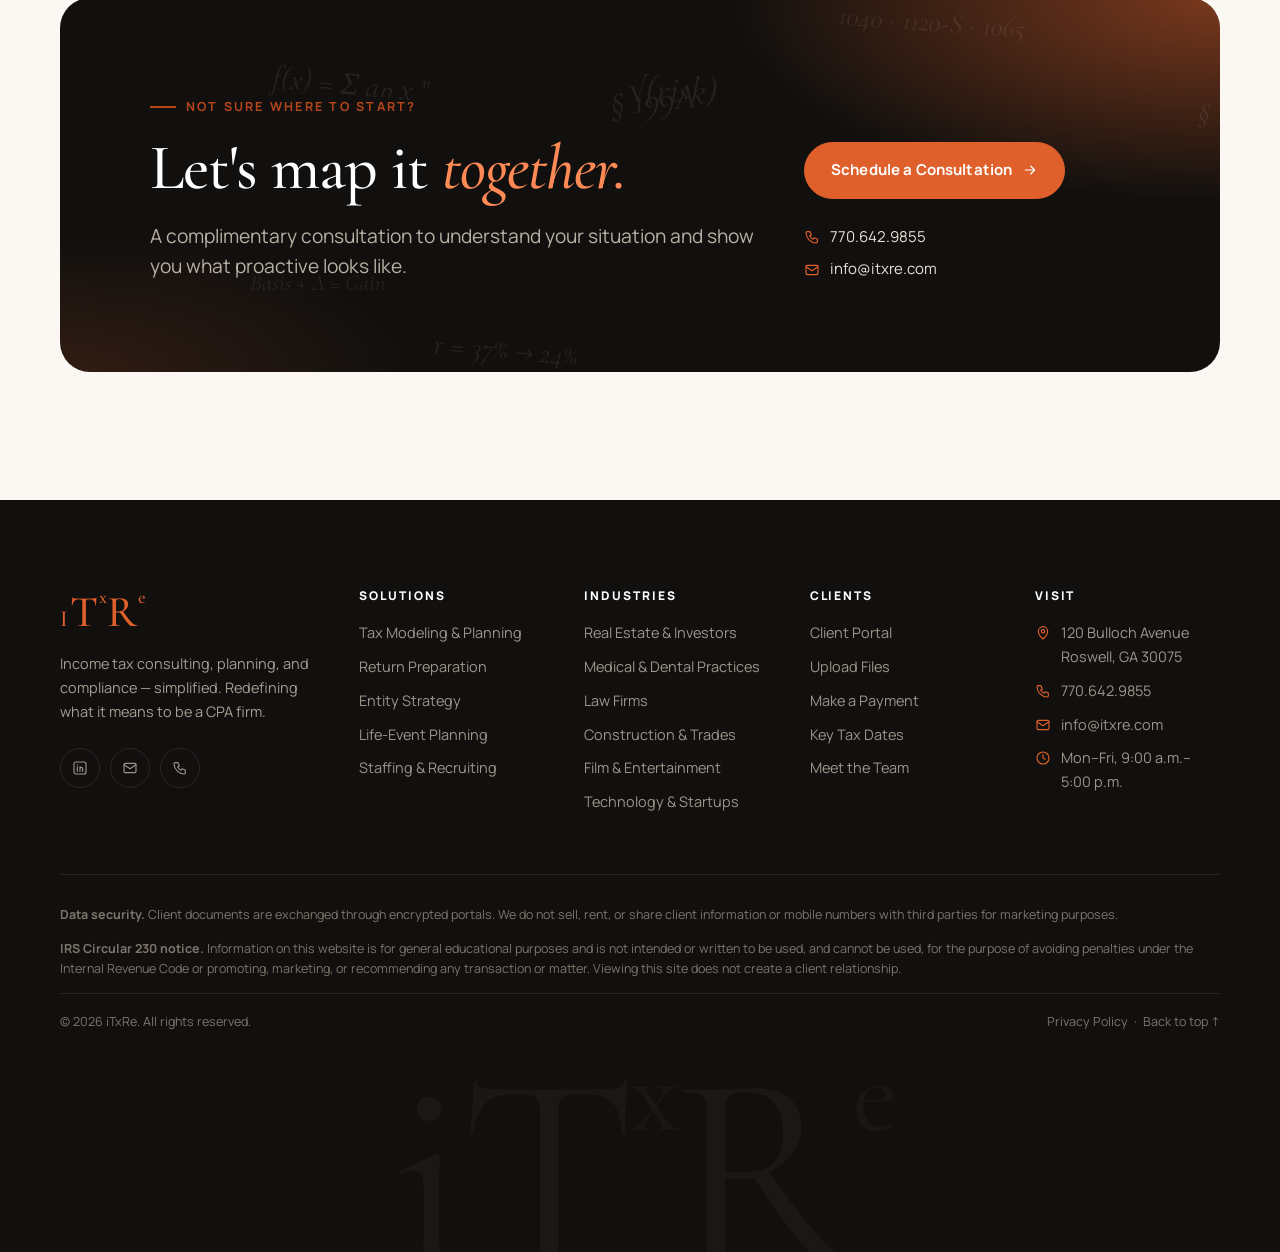
<file: services.html>
<!doctype html>
<html lang="en">
<head>
  <meta charset="utf-8">
  <meta name="viewport" content="width=device-width, initial-scale=1">
  <title>Tax Planning & Preparation Services | iTxRe · Roswell, GA</title>
  <meta name="description" content="Strategic tax modeling, planning, and income tax return preparation for Atlanta business owners and high-net-worth individuals and families.">
  <meta name="theme-color" content="#12100e">
  <link rel="icon" href="assets/img/favicon.svg" type="image/svg+xml">
  <link rel="preconnect" href="https://fonts.googleapis.com">
  <link rel="preconnect" href="https://fonts.gstatic.com" crossorigin>
  <link href="https://fonts.googleapis.com/css2?family=Cormorant+Garamond:ital,wght@0,500;0,600;1,500&family=Manrope:wght@400;500;600;700;800&display=swap" rel="stylesheet">
  <link rel="stylesheet" href="assets/css/styles.css">
</head>
<body>
<div id="site-header"></div>

<main id="main">
  <section class="page-hero" data-chalk="41">
    <div class="container">
      <nav class="crumbs" aria-label="Breadcrumb"><a href="index.html">Home</a><span>/</span>Solutions</nav>
      <span class="eyebrow">We have the road map</span>
      <h1 class="h1">Strategy first. <em>Compliance</em> that confirms it.</h1>
      <p class="lead">Two core disciplines — strategic tax modeling and income tax return preparation — delivered as one continuous relationship for business owners and high-net-worth families.</p>
      <div class="btn-row"><a class="btn" href="contact.html">Schedule a Consultation <span data-icon="arrow"></span></a><a class="btn btn--ghost-light" href="#business">For business owners</a><a class="btn btn--ghost-light" href="#individuals">For individuals</a></div>
    </div>
  </section>

  <nav class="jumpnav" aria-label="On this page">
    <div class="container">
      <a href="#business">Business Owners</a>
      <a href="#tax-modeling">Tax Modeling</a>
      <a href="#entity-strategy">Entity Strategy</a>
      <a href="#business-returns">Business Returns</a>
      <a href="#multi-state">Multi-State</a>
      <a href="#individuals">Individuals &amp; Families</a>
      <a href="#personal-modeling">Personal Modeling</a>
      <a href="#return-prep">Return Preparation</a>
      <a href="#life-events">Life Events</a>
      <a href="#equity">Equity &amp; Investments</a>
    </div>
  </nav>

  <!-- ============ BUSINESS ============ -->
  <section class="section section--tight" id="business">
    <div class="container">
      <div class="section-head">
        <span class="eyebrow">For business owners</span>
        <h2 class="h2">Your business is your largest asset. <em class="accent">Your tax bill shouldn't be its largest unknown.</em></h2>
      </div>

      <div class="detail" id="tax-modeling">
        <div class="detail__aside">
          <div class="detail__icon" data-icon="chart"></div>
          <h3 class="h3">Strategic Tax Modeling &amp; Planning</h3>
          <p class="lead">Our strategic tax planning services are designed to help minimize tax liability while maximizing financial outcomes — with a personalized strategy tailored to your specific needs and goals.</p>
          <a class="btn btn--dark" href="contact.html">Build my tax model <span data-icon="arrow"></span></a>
        </div>
        <div>
          <div class="feature-tiles">
            <div class="tile"><i data-icon="trend"></i><h4>Projected liability</h4><p>Federal and Georgia estimates from your year-to-date results and forecast.</p></div>
            <div class="tile"><i data-icon="calendar"></i><h4>Twice-yearly reviews</h4><p>Mid-year and year-end meetings to refresh the model and act on it.</p></div>
            <div class="tile"><i data-icon="coins"></i><h4>Estimated payments</h4><p>Right-sized quarterly payments — no overpaying, no penalties.</p></div>
            <div class="tile"><i data-icon="target"></i><h4>Action plan</h4><p>Clear moves with owners and deadlines, tracked through year-end.</p></div>
          </div>
        </div>
      </div>

      <div class="detail" id="entity-strategy">
        <div class="detail__aside">
          <div class="detail__icon" data-icon="layers"></div>
          <h3 class="h3">Entity &amp; Compensation Strategy</h3>
          <p class="lead">The way your business is structured — and the way you pay yourself — can matter more than any deduction.</p>
        </div>
        <div>
          <div class="issue"><span class="issue__n">01</span><div><h4>Choosing the right entity</h4><p>LLC, S corporation, partnership, or C corporation — each carries different tax, liability, and exit consequences.</p><p class="sol"><b>Our approach:</b> we model each option side by side using your actual numbers before you elect or restructure.</p></div></div>
          <div class="issue"><span class="issue__n">02</span><div><h4>Reasonable compensation</h4><p>S-corp owners must balance salary and distributions — too little invites scrutiny, too much wastes payroll tax.</p><p class="sol"><b>Our approach:</b> a defensible salary benchmark and distribution plan built into your model.</p></div></div>
          <div class="issue"><span class="issue__n">03</span><div><h4>Retirement &amp; benefit design</h4><p>Solo 401(k)s, cash balance plans, and accountable plans can shift significant income out of today's bracket.</p><p class="sol"><b>Our approach:</b> we quantify each option's tax impact so you can decide with your financial advisor.</p></div></div>
        </div>
      </div>

      <div class="detail" id="business-returns">
        <div class="detail__aside">
          <div class="detail__icon" data-icon="doc"></div>
          <h3 class="h3">Business Return Preparation</h3>
          <p class="lead">Accurate, timely filing for S corporations, partnerships, and C corporations — prepared against the model we've already reviewed with you.</p>
        </div>
        <div>
          <ul class="check-list" style="margin-top:0">
            <li>Forms 1120-S, 1065, and 1120 with Georgia and multi-state returns</li>
            <li>K-1s delivered on schedule so owners can file on time</li>
            <li>Automated, outreach-based document gathering through our secure portal</li>
            <li>Review meeting before filing — you see the result before the IRS does</li>
            <li>Extension and estimated payment management</li>
            <li>Coordination with your bookkeeper, attorney, and financial advisor</li>
          </ul>
        </div>
      </div>

      <div class="detail" id="multi-state">
        <div class="detail__aside">
          <div class="detail__icon" data-icon="globe"></div>
          <h3 class="h3">Multi-State &amp; Nexus</h3>
          <p class="lead">Remote teams and out-of-state customers create filing obligations owners often don't know they have.</p>
        </div>
        <div>
          <div class="issue"><span class="issue__n">01</span><div><h4>Nexus reviews</h4><p>We identify where your business has income and sales-tax filing obligations — before a notice does.</p></div></div>
          <div class="issue"><span class="issue__n">02</span><div><h4>Pass-through entity tax (PTET)</h4><p>We evaluate Georgia and other states' elective PTET regimes as a potential workaround to the SALT deduction cap.</p></div></div>
          <div class="issue"><span class="issue__n">03</span><div><h4>Apportionment &amp; composite filings</h4><p>Accurate state allocations and composite returns for owners in multiple states.</p></div></div>
        </div>
      </div>
    </div>
  </section>

  <!-- ============ INDIVIDUALS ============ -->
  <section class="section section--tight section--bone" id="individuals">
    <div class="container">
      <div class="section-head">
        <span class="eyebrow">For individuals &amp; families</span>
        <h2 class="h2">Your return should never be <em class="accent">the first time</em> you see your number.</h2>
      </div>

      <div class="detail" id="personal-modeling">
        <div class="detail__aside">
          <div class="detail__icon" data-icon="calc"></div>
          <h3 class="h3">Personal Tax Modeling</h3>
          <p class="lead">For high-net-worth households with multiple income streams, a custom tax model turns guesswork into a plan.</p>
          <a class="btn btn--dark" href="contact.html">Start with a consultation <span data-icon="arrow"></span></a>
        </div>
        <div>
          <div class="feature-tiles">
            <div class="tile"><i data-icon="chart"></i><h4>Every income stream</h4><p>W-2, K-1s, rentals, investments, and equity — modeled together.</p></div>
            <div class="tile"><i data-icon="search"></i><h4>Bracket management</h4><p>Timing income and deductions to keep more in lower brackets.</p></div>
            <div class="tile"><i data-icon="heart"></i><h4>Charitable strategy</h4><p>Donor-advised funds, appreciated stock, and bunching strategies.</p></div>
            <div class="tile"><i data-icon="family"></i><h4>Family planning</h4><p>Gifting, education funding, and coordinating with estate counsel.</p></div>
          </div>
        </div>
      </div>

      <div class="detail" id="return-prep">
        <div class="detail__aside">
          <div class="detail__icon" data-icon="doc"></div>
          <h3 class="h3">Income Tax Return Preparation</h3>
          <p class="lead">Let us take the stress out of tax season. Our team will ensure that your income tax returns are accurately prepared and filed in a timely manner.</p>
        </div>
        <div>
          <div class="process" style="grid-template-columns:1fr 1fr;gap:36px 0">
            <div class="step"><div class="step__num">1</div><h3>We reach out</h3><p>A personalized checklist and automated reminders — you're never guessing what we need.</p></div>
            <div class="step"><div class="step__num">2</div><h3>You upload</h3><p>Documents go straight into our encrypted portal. No email attachments.</p></div>
            <div class="step"><div class="step__num">3</div><h3>We prepare</h3><p>CPAs and Enrolled Agents prepare and review your return against your model.</p></div>
            <div class="step"><div class="step__num">4</div><h3>We review &amp; file</h3><p>We walk you through the result, then e-file federal and state returns.</p></div>
          </div>
        </div>
      </div>

      <div class="detail" id="life-events">
        <div class="detail__aside">
          <div class="detail__icon" data-icon="compass"></div>
          <h3 class="h3">Life-Event Planning</h3>
          <p class="lead">We help you plan for the tax impact of major life changes — before they happen.</p>
        </div>
        <div>
          <div class="issue"><span class="issue__n">01</span><div><h4>Selling a business or property</h4><p>Installment sales, entity structure, and timing can dramatically change what you keep from a sale.</p></div></div>
          <div class="issue"><span class="issue__n">02</span><div><h4>Moving to — or from — Georgia</h4><p>Part-year residency, domicile, and sourcing rules planned before the moving truck arrives.</p></div></div>
          <div class="issue"><span class="issue__n">03</span><div><h4>Marriage, divorce &amp; new family members</h4><p>Filing status, credits, and withholding recalibrated for your new reality.</p></div></div>
          <div class="issue"><span class="issue__n">04</span><div><h4>Inheritances &amp; windfalls</h4><p>Basis, inherited retirement accounts, and trust distributions handled with care.</p></div></div>
        </div>
      </div>

      <div class="detail" id="equity">
        <div class="detail__aside">
          <div class="detail__icon" data-icon="trend"></div>
          <h3 class="h3">Equity &amp; Investment Income</h3>
          <p class="lead">Executives, founders, and investors face some of the most complex — and most plannable — tax decisions.</p>
        </div>
        <div>
          <div class="chips" style="margin-bottom:28px">
            <span class="chip">RSUs</span><span class="chip">ISOs &amp; AMT</span><span class="chip">NSOs</span><span class="chip">ESPP</span><span class="chip">QSBS / §1202</span><span class="chip">K-1 investments</span><span class="chip">Capital gains harvesting</span><span class="chip">Rental real estate</span><span class="chip">1031 exchanges</span>
          </div>
          <ul class="check-list" style="margin-top:0">
            <li>Vesting and exercise schedules modeled before you act</li>
            <li>Withholding gaps on supplemental income identified early</li>
            <li>Coordination with your wealth advisor on lot selection and timing</li>
          </ul>
        </div>
      </div>
    </div>
  </section>

  <!-- ============ CTA ============ -->
  <section class="section">
    <div class="container">
      <div class="cta-band" data-chalk="42" data-density=".7">
        <div class="cta-band__grid">
          <div><span class="eyebrow">Not sure where to start?</span><h2 class="h1">Let's map it <em>together.</em></h2><p class="lead">A complimentary consultation to understand your situation and show you what proactive looks like.</p></div>
          <div class="cta-band__side"><a class="btn" href="contact.html">Schedule a Consultation <span data-icon="arrow"></span></a><div class="cta-band__contact"><a href="tel:+17706429855"><span data-icon="phone"></span>770.642.9855</a><a href="mailto:info@itxre.com"><span data-icon="mail"></span>info@itxre.com</a></div></div>
        </div>
      </div>
    </div>
  </section>
</main>

<div id="site-footer"></div>
<script src="assets/js/site.js"></script>
</body>
</html>
</file>
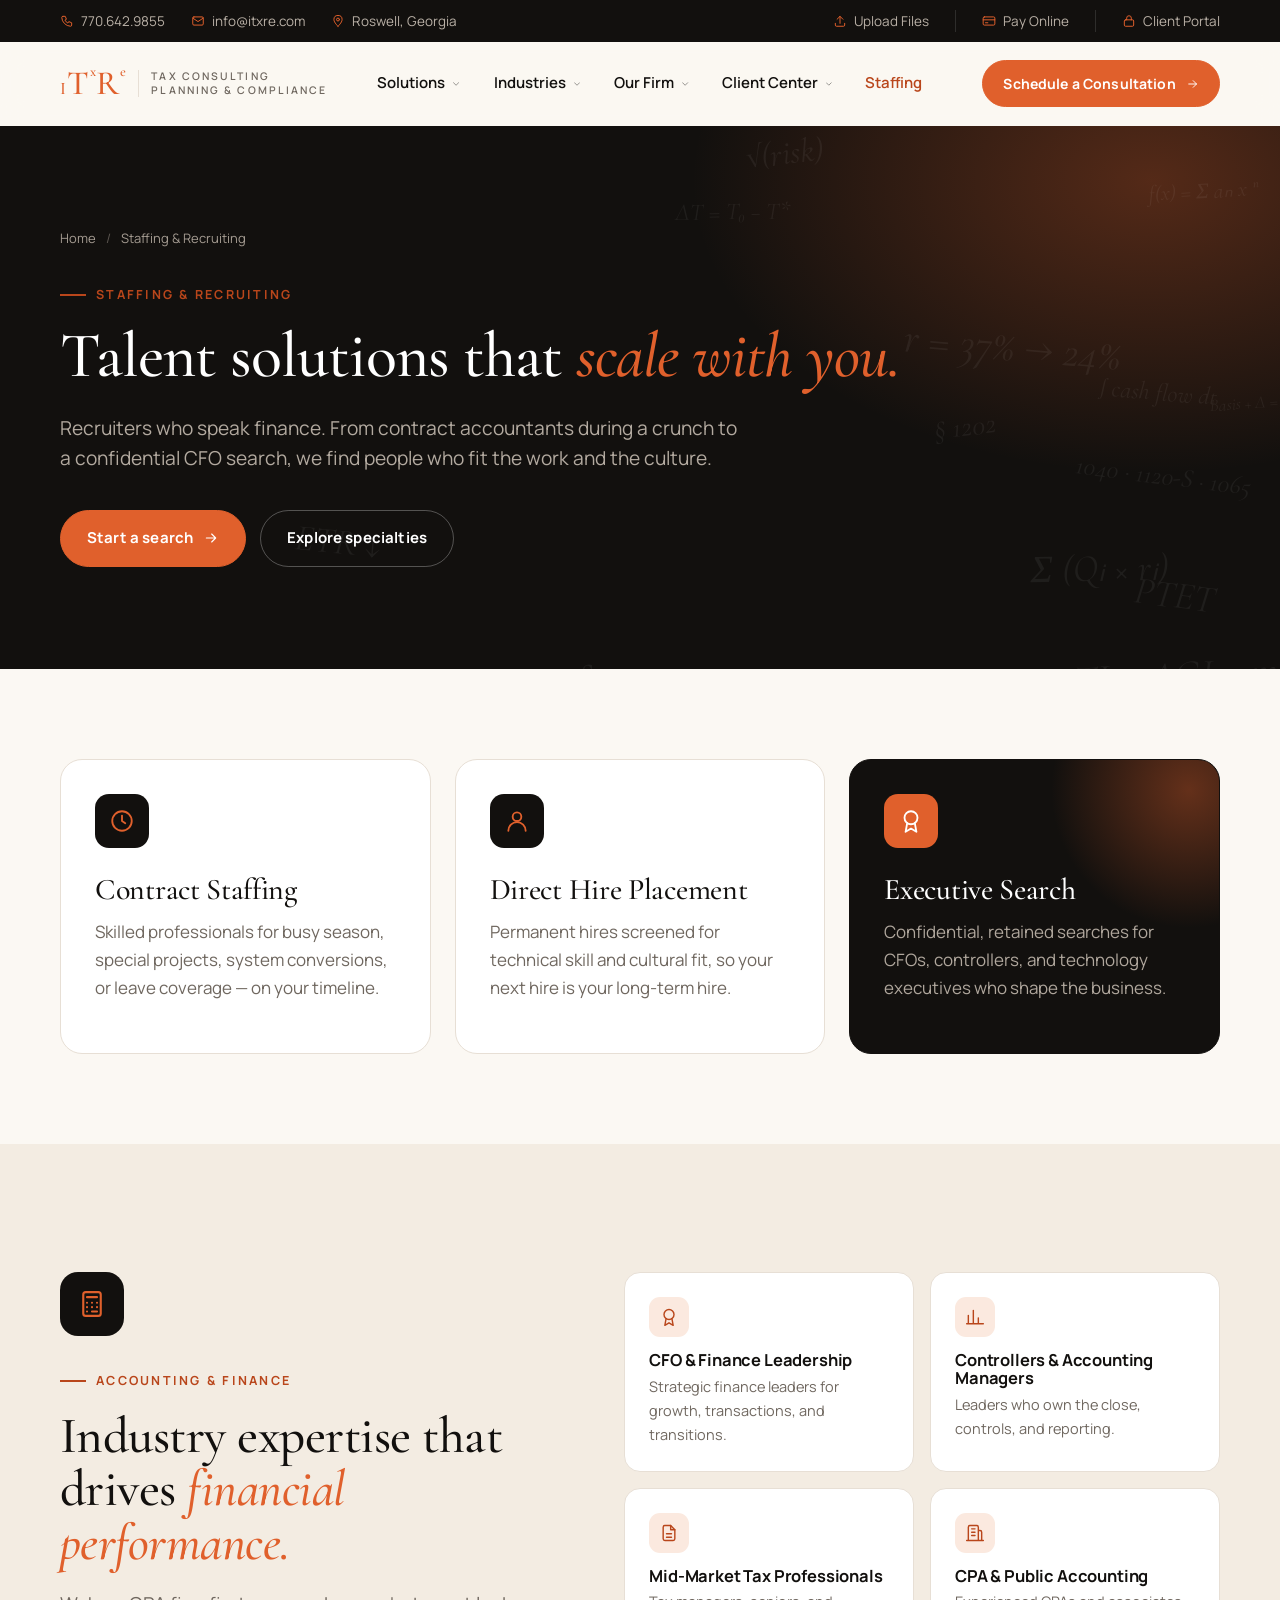
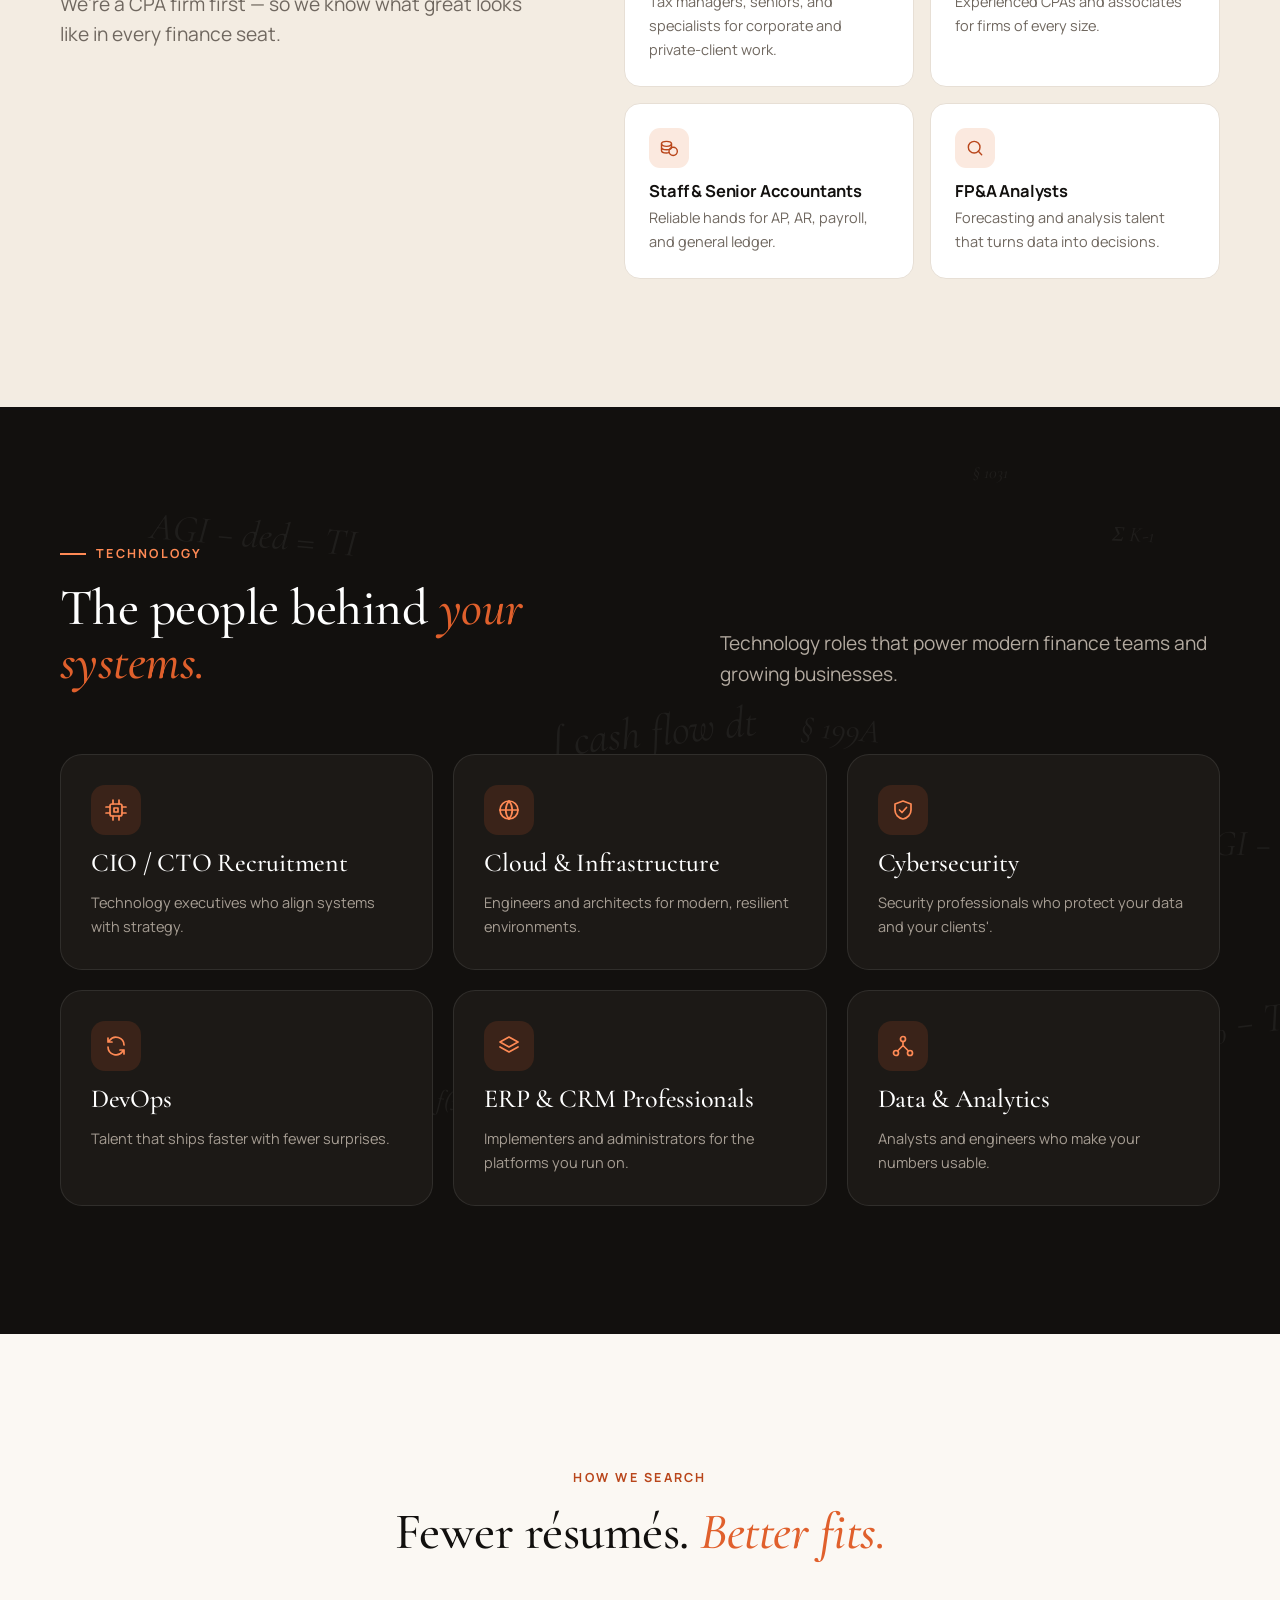
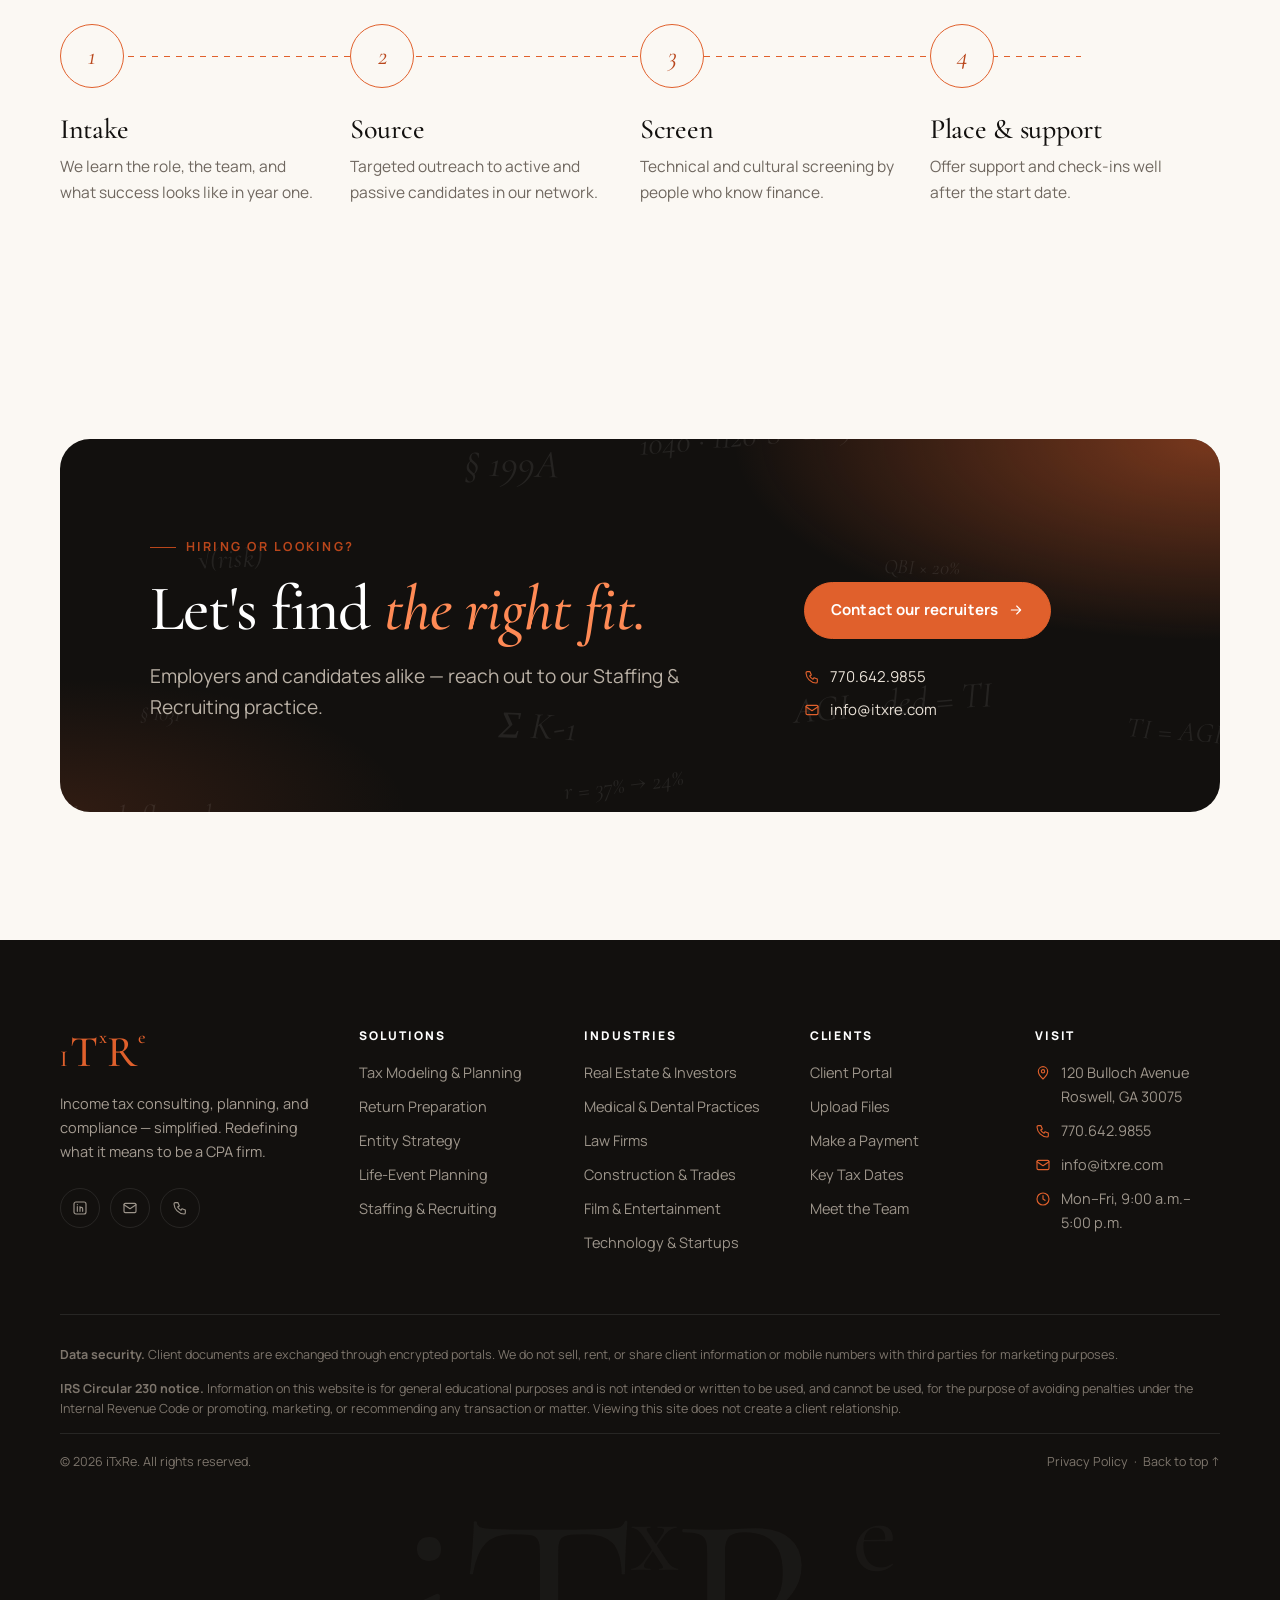
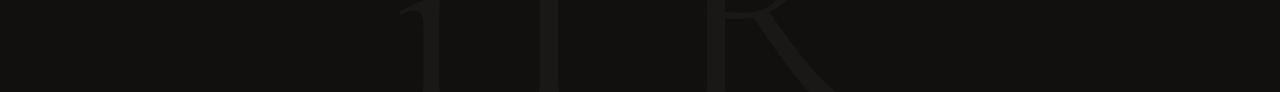
<file: staffing.html>
<!doctype html>
<html lang="en">
<head>
  <meta charset="utf-8">
  <meta name="viewport" content="width=device-width, initial-scale=1">
  <title>Staffing & Recruiting | Accounting, Finance & Technology Talent | iTxRe</title>
  <meta name="description" content="Contract staffing, direct-hire placement, and executive search for accounting, finance, and technology roles from iTxRe in Roswell, GA.">
  <meta name="theme-color" content="#12100e">
  <link rel="icon" href="assets/img/favicon.svg" type="image/svg+xml">
  <link rel="preconnect" href="https://fonts.googleapis.com">
  <link rel="preconnect" href="https://fonts.gstatic.com" crossorigin>
  <link href="https://fonts.googleapis.com/css2?family=Cormorant+Garamond:ital,wght@0,500;0,600;1,500&family=Manrope:wght@400;500;600;700;800&display=swap" rel="stylesheet">
  <link rel="stylesheet" href="assets/css/styles.css">
</head>
<body>
<div id="site-header"></div>

<main id="main">
  <section class="page-hero" data-chalk="91">
    <div class="container">
      <nav class="crumbs" aria-label="Breadcrumb"><a href="index.html">Home</a><span>/</span>Staffing &amp; Recruiting</nav>
      <span class="eyebrow">Staffing &amp; Recruiting</span>
      <h1 class="h1">Talent solutions that <em>scale with you.</em></h1>
      <p class="lead">Recruiters who speak finance. From contract accountants during a crunch to a confidential CFO search, we find people who fit the work and the culture.</p>
      <div class="btn-row"><a class="btn" href="contact.html?topic=staffing">Start a search <span data-icon="arrow"></span></a><a class="btn btn--ghost-light" href="#accounting">Explore specialties</a></div>
    </div>
  </section>

  <!-- ============ MODELS ============ -->
  <section class="section section--tight" id="models">
    <div class="container">
      <div class="grid grid-3">
        <div class="card reveal"><div class="card__icon" data-icon="clock"></div><h3>Contract Staffing</h3><p>Skilled professionals for busy season, special projects, system conversions, or leave coverage — on your timeline.</p></div>
        <div class="card reveal" data-delay="1"><div class="card__icon" data-icon="user"></div><h3>Direct Hire Placement</h3><p>Permanent hires screened for technical skill and cultural fit, so your next hire is your long-term hire.</p></div>
        <div class="card solution-card--featured reveal" data-delay="2" style="position:relative;overflow:hidden"><div class="card__icon" data-icon="award"></div><h3>Executive Search</h3><p>Confidential, retained searches for CFOs, controllers, and technology executives who shape the business.</p></div>
      </div>
    </div>
  </section>

  <!-- ============ ACCOUNTING ============ -->
  <section class="section section--bone" id="accounting">
    <div class="container">
      <div class="detail" style="border:0;padding:0">
        <div class="detail__aside">
          <div class="detail__icon" data-icon="calc"></div>
          <span class="eyebrow">Accounting &amp; Finance</span>
          <h2 class="h2">Industry expertise that drives <em class="accent">financial performance.</em></h2>
          <p class="lead">We're a CPA firm first — so we know what great looks like in every finance seat.</p>
        </div>
        <div class="feature-tiles">
          <div class="tile"><i data-icon="award"></i><h4>CFO &amp; Finance Leadership</h4><p>Strategic finance leaders for growth, transactions, and transitions.</p></div>
          <div class="tile"><i data-icon="chart"></i><h4>Controllers &amp; Accounting Managers</h4><p>Leaders who own the close, controls, and reporting.</p></div>
          <div class="tile"><i data-icon="doc"></i><h4>Mid-Market Tax Professionals</h4><p>Tax managers, seniors, and specialists for corporate and private-client work.</p></div>
          <div class="tile"><i data-icon="building"></i><h4>CPA &amp; Public Accounting</h4><p>Experienced CPAs and associates for firms of every size.</p></div>
          <div class="tile"><i data-icon="coins"></i><h4>Staff &amp; Senior Accountants</h4><p>Reliable hands for AP, AR, payroll, and general ledger.</p></div>
          <div class="tile"><i data-icon="search"></i><h4>FP&amp;A Analysts</h4><p>Forecasting and analysis talent that turns data into decisions.</p></div>
        </div>
      </div>
    </div>
  </section>

  <!-- ============ TECHNOLOGY ============ -->
  <section class="section on-dark" id="technology" data-chalk="92" data-density=".6">
    <div class="container">
      <div class="section-head section-head--split">
        <div><span class="eyebrow">Technology</span><h2 class="h2">The people behind <em class="accent">your systems.</em></h2></div>
        <p class="lead">Technology roles that power modern finance teams and growing businesses.</p>
      </div>
      <div class="portal-grid">
        <div class="portal reveal"><i data-icon="cpu"></i><h3>CIO / CTO Recruitment</h3><p>Technology executives who align systems with strategy.</p></div>
        <div class="portal reveal" data-delay="1"><i data-icon="globe"></i><h3>Cloud &amp; Infrastructure</h3><p>Engineers and architects for modern, resilient environments.</p></div>
        <div class="portal reveal" data-delay="2"><i data-icon="shield"></i><h3>Cybersecurity</h3><p>Security professionals who protect your data and your clients'.</p></div>
        <div class="portal reveal"><i data-icon="refresh"></i><h3>DevOps</h3><p>Talent that ships faster with fewer surprises.</p></div>
        <div class="portal reveal" data-delay="1"><i data-icon="layers"></i><h3>ERP &amp; CRM Professionals</h3><p>Implementers and administrators for the platforms you run on.</p></div>
        <div class="portal reveal" data-delay="2"><i data-icon="network"></i><h3>Data &amp; Analytics</h3><p>Analysts and engineers who make your numbers usable.</p></div>
      </div>
    </div>
  </section>

  <!-- ============ PROCESS ============ -->
  <section class="section">
    <div class="container">
      <div class="section-head section-head--center"><span class="eyebrow">How we search</span><h2 class="h2">Fewer résumés. <em class="accent">Better fits.</em></h2></div>
      <div class="process">
        <div class="step reveal"><div class="step__num">1</div><h3>Intake</h3><p>We learn the role, the team, and what success looks like in year one.</p></div>
        <div class="step reveal" data-delay="1"><div class="step__num">2</div><h3>Source</h3><p>Targeted outreach to active and passive candidates in our network.</p></div>
        <div class="step reveal" data-delay="2"><div class="step__num">3</div><h3>Screen</h3><p>Technical and cultural screening by people who know finance.</p></div>
        <div class="step reveal" data-delay="3"><div class="step__num">4</div><h3>Place &amp; support</h3><p>Offer support and check-ins well after the start date.</p></div>
      </div>
    </div>
  </section>

  <section class="section--tight" style="padding-bottom:clamp(80px,10vw,140px)">
    <div class="container">
      <div class="cta-band" data-chalk="93" data-density=".7">
        <div class="cta-band__grid">
          <div><span class="eyebrow">Hiring or looking?</span><h2 class="h1">Let's find <em>the right fit.</em></h2><p class="lead">Employers and candidates alike — reach out to our Staffing &amp; Recruiting practice.</p></div>
          <div class="cta-band__side"><a class="btn" href="contact.html?topic=staffing">Contact our recruiters <span data-icon="arrow"></span></a><div class="cta-band__contact"><a href="tel:+17706429855"><span data-icon="phone"></span>770.642.9855</a><a href="mailto:info@itxre.com"><span data-icon="mail"></span>info@itxre.com</a></div></div>
        </div>
      </div>
    </div>
  </section>
</main>

<div id="site-footer"></div>
<script src="assets/js/site.js"></script>
</body>
</html>
</file>
<file: assets/css/styles.css>
/* ==========================================================================
   iTxRe — Income Tax Consulting, Planning & Compliance
   Design system + components
   ========================================================================== */

:root {
  /* Brand */
  --ember: #e0602c;          /* iTxRe burnt orange (from logo) */
  --ember-deep: #b9461b;
  --ember-glow: #ff8a55;
  --ember-tint: #fbe9df;

  /* Neutrals — warm charcoal (chalkboard) + bone paper */
  --ink: #12100e;
  --graphite: #1c1916;
  --slate: #2a2521;
  --stone: #3b352f;
  --muted: #6f675f;
  --mist: #a59c92;
  --line: #e7dfd5;
  --line-dark: rgba(255, 255, 255, .09);
  --paper: #fbf8f3;
  --bone: #f3ece2;
  --white: #ffffff;

  /* Type */
  --serif: "Cormorant Garamond", "Times New Roman", serif;
  --sans: "Manrope", system-ui, -apple-system, "Segoe UI", sans-serif;

  /* Layout */
  --max: 1240px;
  --gutter: clamp(16px, 4vw, 40px);
  --radius: 14px;
  --radius-lg: 22px;
  --shadow-sm: 0 1px 2px rgba(18, 16, 14, .06), 0 2px 8px rgba(18, 16, 14, .04);
  --shadow: 0 10px 30px -12px rgba(18, 16, 14, .18), 0 2px 6px rgba(18, 16, 14, .05);
  --shadow-lg: 0 30px 80px -24px rgba(18, 16, 14, .35);
  --ease: cubic-bezier(.2, .7, .2, 1);
  --header-h: 84px;
}

/* ---------- Reset ---------- */
*, *::before, *::after { box-sizing: border-box; }
html { scroll-behavior: smooth; scroll-padding-top: calc(var(--header-h) + 24px); -webkit-text-size-adjust: 100%; }
body {
  margin: 0; font-family: var(--sans); font-size: 17px; line-height: 1.65;
  color: var(--slate); background: var(--paper);
  -webkit-font-smoothing: antialiased; text-rendering: optimizeLegibility; overflow-x: hidden;
}
img, svg { display: block; max-width: 100%; }
a { color: inherit; text-decoration: none; }
button { font: inherit; cursor: pointer; }
h1, h2, h3, h4 { margin: 0; color: var(--ink); font-weight: 500; line-height: 1.08; letter-spacing: -.01em; }
p { margin: 0 0 1em; }
ul { margin: 0; padding: 0; list-style: none; }
:focus-visible { outline: 2px solid var(--ember); outline-offset: 3px; border-radius: 4px; }
::selection { background: var(--ember); color: #fff; }

.skip-link { position: absolute; left: -999px; top: 8px; background: var(--ink); color: #fff; padding: 10px 16px; border-radius: 8px; z-index: 1000; }
.skip-link:focus { left: 8px; }

/* ---------- Typography helpers ---------- */
.serif { font-family: var(--serif); }
.display { font-family: var(--serif); font-weight: 500; font-size: clamp(44px, 6vw, 84px); line-height: .98; letter-spacing: -.02em; }
.h1 { font-family: var(--serif); font-size: clamp(40px, 5vw, 68px); line-height: 1.02; letter-spacing: -.015em; }
.h2 { font-family: var(--serif); font-size: clamp(34px, 4vw, 54px); line-height: 1.05; letter-spacing: -.01em; }
.h3 { font-family: var(--serif); font-size: clamp(26px, 2.4vw, 34px); line-height: 1.12; }
.h4 { font-family: var(--sans); font-size: 19px; font-weight: 700; letter-spacing: -.01em; line-height: 1.3; }
.lead { font-size: clamp(18px, 1.5vw, 21px); line-height: 1.6; color: var(--muted); }
em.accent, .accent { font-style: italic; color: var(--ember); }
.eyebrow {
  display: inline-flex; align-items: center; gap: 10px; margin-bottom: 18px;
  font-size: 12.5px; font-weight: 700; letter-spacing: .18em; text-transform: uppercase; color: var(--ember-deep);
}
.eyebrow::before { content: ""; width: 26px; height: 1.5px; background: currentColor; }
.on-dark .eyebrow { color: var(--ember-glow); }

/* ---------- Layout ---------- */
.container { width: 100%; max-width: var(--max); margin: 0 auto; padding: 0 var(--gutter); }
.section { padding: clamp(80px, 10vw, 140px) 0; position: relative; }
.section--tight { padding: clamp(56px, 7vw, 90px) 0; }
.section--bone { background: var(--bone); }
.on-dark { background: var(--ink); color: #cfc7bd; }
.on-dark h1, .on-dark h2, .on-dark h3, .on-dark h4 { color: #fff; }
.on-dark .lead { color: #b3aaa0; }
.section-head { max-width: 760px; margin-bottom: clamp(44px, 5vw, 72px); }
.section-head--center { margin-left: auto; margin-right: auto; text-align: center; }
.section-head--center .eyebrow::before { display: none; }
.section-head--split { max-width: none; display: grid; grid-template-columns: 1.1fr .9fr; gap: 48px; align-items: end; }
.section-head .lead { margin-top: 20px; margin-bottom: 0; }
.grid { display: grid; gap: 24px; }
.grid-2 { grid-template-columns: repeat(2, 1fr); }
.grid-3 { grid-template-columns: repeat(3, 1fr); }
.grid-4 { grid-template-columns: repeat(4, 1fr); }

/* ---------- Buttons ---------- */
.btn {
  --bg: var(--ember); --fg: #fff;
  display: inline-flex; align-items: center; gap: 10px; padding: 15px 26px; border-radius: 999px;
  background: var(--bg); color: var(--fg); border: 1.5px solid var(--bg);
  font-size: 15px; font-weight: 700; letter-spacing: .01em; white-space: nowrap;
  transition: transform .25s var(--ease), background .25s, box-shadow .25s, color .25s, border-color .25s;
}
.btn svg { width: 16px; height: 16px; transition: transform .25s var(--ease); }
.btn:hover { background: var(--ember-deep); border-color: var(--ember-deep); box-shadow: 0 12px 28px -10px rgba(224, 96, 44, .6); transform: translateY(-1px); }
.btn:hover svg { transform: translateX(3px); }
.btn--ghost { --bg: transparent; --fg: var(--ink); border-color: rgba(18, 16, 14, .22); }
.btn--ghost:hover { background: var(--ink); color: #fff; border-color: var(--ink); box-shadow: none; }
.on-dark .btn--ghost, .btn--ghost-light { --fg: #fff; border-color: rgba(255, 255, 255, .28); background: transparent; color: #fff; }
.on-dark .btn--ghost:hover, .btn--ghost-light:hover { background: #fff; color: var(--ink); border-color: #fff; }
.btn--dark { --bg: var(--ink); }
.btn--dark:hover { background: var(--slate); border-color: var(--slate); box-shadow: var(--shadow); }
.btn--sm { padding: 11px 20px; font-size: 14px; }
.link-arrow { display: inline-flex; align-items: center; gap: 8px; font-weight: 700; font-size: 15px; color: var(--ember-deep); }
.link-arrow svg { width: 15px; height: 15px; transition: transform .25s var(--ease); }
.link-arrow:hover svg { transform: translateX(4px); }
.on-dark .link-arrow { color: var(--ember-glow); }
.btn-row { display: flex; flex-wrap: wrap; gap: 14px; }

/* ---------- Utility bar ---------- */
.utility { background: var(--ink); color: #b9b0a6; font-size: 13.5px; position: relative; z-index: 60; }
.utility .container { display: flex; justify-content: space-between; align-items: center; height: 42px; gap: 20px; }
.utility a { transition: color .2s; display: inline-flex; align-items: center; gap: 7px; }
.utility a:hover { color: #fff; }
.utility svg { width: 14px; height: 14px; color: var(--ember); }
.utility__left, .utility__right { display: flex; gap: 26px; align-items: center; }
.utility__right a + a { padding-left: 26px; border-left: 1px solid rgba(255, 255, 255, .12); }

/* ---------- Header ---------- */
.site-header {
  position: sticky; top: 0; z-index: 50; height: var(--header-h);
  background: rgba(251, 248, 243, .86); backdrop-filter: saturate(1.4) blur(14px); -webkit-backdrop-filter: saturate(1.4) blur(14px);
  border-bottom: 1px solid transparent; transition: border-color .3s, box-shadow .3s, background .3s;
}
.site-header.is-scrolled { border-bottom-color: var(--line); box-shadow: 0 6px 24px -18px rgba(0, 0, 0, .25); background: rgba(251, 248, 243, .95); }
.site-header .container { height: 100%; display: flex; align-items: center; gap: 36px; }
.brand { display: flex; align-items: center; gap: 12px; flex-shrink: 0; }
.brand__mark { width: 46px; height: 46px; }
.wordmark { font-family: var(--serif); font-size: 34px; font-weight: 500; color: var(--ember); line-height: 1; letter-spacing: .01em; display: inline-block; white-space: nowrap; }
.wordmark .i { font-size: .52em; margin-right: .06em; }
.wordmark sup { font-size: .42em; position: relative; top: -1.25em; vertical-align: baseline; margin-left: .02em; line-height: 0; }
.brand__tag { font-size: 10.5px; letter-spacing: .2em; text-transform: uppercase; color: var(--muted); line-height: 1.3; border-left: 1px solid var(--line); padding-left: 12px; font-weight: 600; }

.nav { display: flex; align-items: center; gap: 4px; margin-left: auto; height: 100%; }
.nav__item { height: 100%; display: flex; align-items: center; }
.nav__link {
  display: inline-flex; align-items: center; gap: 6px; padding: 10px 14px; border-radius: 999px;
  font-size: 15px; font-weight: 600; color: var(--ink); background: none; border: 0; transition: color .2s, background .2s; white-space: nowrap;
}
.nav__link svg { width: 12px; height: 12px; transition: transform .3s var(--ease); opacity: .6; }
.nav__link:hover, .nav__item.is-open .nav__link { color: var(--ember-deep); background: rgba(224, 96, 44, .07); }
.nav__item.is-open .nav__link svg { transform: rotate(180deg); }
.nav__link[aria-current="page"] { color: var(--ember-deep); }
.header-cta { margin-left: 10px; }
.nav-toggle { display: none; margin-left: auto; width: 46px; height: 46px; border-radius: 12px; border: 1px solid var(--line); background: #fff; align-items: center; justify-content: center; }
.nav-toggle span { display: block; width: 20px; height: 1.6px; background: var(--ink); position: relative; transition: transform .3s, background .3s; }
.nav-toggle span::before, .nav-toggle span::after { content: ""; position: absolute; left: 0; width: 20px; height: 1.6px; background: var(--ink); transition: transform .3s; }
.nav-toggle span::before { top: -6px; } .nav-toggle span::after { top: 6px; }
.nav-open .nav-toggle span { background: transparent; }
.nav-open .nav-toggle span::before { transform: translateY(6px) rotate(45deg); }
.nav-open .nav-toggle span::after { transform: translateY(-6px) rotate(-45deg); }

/* ---------- Mega menu ---------- */
.mega {
  position: absolute; left: 0; right: 0; top: 100%;
  background: #fff; border-top: 1px solid var(--line); box-shadow: 0 40px 80px -30px rgba(18, 16, 14, .35);
  opacity: 0; visibility: hidden; transform: translateY(-8px); transition: opacity .28s var(--ease), transform .28s var(--ease), visibility 0s .28s;
}
.nav__item.is-open .mega { opacity: 1; visibility: visible; transform: none; transition: opacity .28s var(--ease), transform .28s var(--ease); }
.mega__inner { display: grid; grid-template-columns: 1fr 340px; gap: 0; max-width: var(--max); margin: 0 auto; padding: 0 var(--gutter); }
.mega__main { padding: 36px 40px 36px 0; }
.mega__cols { display: grid; grid-template-columns: repeat(3, 1fr); gap: 34px; }
.mega__group-head { display: flex; gap: 12px; align-items: flex-start; padding-bottom: 16px; margin-bottom: 10px; border-bottom: 1px solid var(--line); }
.mega__group-icon { flex: 0 0 38px; height: 38px; border-radius: 10px; background: var(--ember-tint); color: var(--ember-deep); display: grid; place-items: center; }
.mega__group-icon svg { width: 20px; height: 20px; }
.mega__group-title { display: block; font-weight: 800; font-size: 15px; color: var(--ink); }
.mega__group-sub { display: block; font-size: 13px; color: var(--muted); line-height: 1.45; margin-top: 2px; }
.mega__link { display: block; padding: 10px 12px; margin: 0 -12px; border-radius: 10px; transition: background .2s; }
.mega__link:hover { background: var(--paper); }
.mega__link strong { display: block; font-size: 14.5px; color: var(--ink); font-weight: 700; }
.mega__link span { display: block; font-size: 13px; color: var(--muted); line-height: 1.45; }
.mega__link:hover strong { color: var(--ember-deep); }
.mega__grid { display: grid; grid-template-columns: repeat(3, 1fr); gap: 4px 28px; }
.mega__grid .mega__link { display: flex; gap: 12px; align-items: flex-start; }
.mega__grid .mega__link i { flex: 0 0 34px; height: 34px; border-radius: 9px; background: var(--paper); border: 1px solid var(--line); display: grid; place-items: center; color: var(--ember-deep); transition: background .2s, color .2s; }
.mega__grid .mega__link:hover i { background: var(--ember); color: #fff; border-color: var(--ember); }
.mega__grid .mega__link i svg { width: 17px; height: 17px; }
.mega__foot { margin-top: 22px; padding-top: 18px; border-top: 1px solid var(--line); display: flex; justify-content: space-between; align-items: center; gap: 16px; font-size: 14px; color: var(--muted); }
.mega__feature {
  position: relative; overflow: hidden; margin: 24px 0; padding: 30px; border-radius: var(--radius-lg);
  background: var(--ink); color: #c9c0b5; display: flex; flex-direction: column; justify-content: flex-end; min-height: 300px;
}
.mega__feature::before { content: ""; position: absolute; inset: 0; background: radial-gradient(120% 80% at 100% 0%, rgba(224, 96, 44, .45), transparent 60%); }
.mega__feature .chalk { position: absolute; inset: 0; opacity: .22; }
.mega__feature > * { position: relative; }
.mega__feature .eyebrow { color: var(--ember-glow); margin-bottom: 10px; font-size: 11px; }
.mega__feature h3 { font-family: var(--serif); font-size: 28px; color: #fff; margin-bottom: 10px; }
.mega__feature p { font-size: 14px; line-height: 1.55; margin-bottom: 18px; }
.mega__list { display: grid; gap: 2px; }
.mega__list .mega__link { display: flex; gap: 12px; align-items: center; }
.mega__list .mega__link i { color: var(--ember-deep); }
.mega__list .mega__link i svg { width: 18px; height: 18px; }

/* ---------- Mobile nav ---------- */
.mobile-nav { display: none; }

/* ---------- Hero ---------- */
.hero { position: relative; overflow: hidden; background: var(--ink); color: #cdc5bb; padding: clamp(70px, 9vw, 130px) 0 clamp(90px, 10vw, 150px); isolation: isolate; }
.hero::before { content: ""; position: absolute; inset: 0; z-index: -1; background:
  radial-gradient(60% 70% at 85% 20%, rgba(224, 96, 44, .28), transparent 60%),
  radial-gradient(50% 60% at 0% 100%, rgba(224, 96, 44, .12), transparent 60%),
  linear-gradient(180deg, #12100e, #191512); }
.chalk { position: absolute; inset: 0; z-index: -1; pointer-events: none; color: #fff; opacity: .055; }
.chalk text { font-family: "Cormorant Garamond", serif; font-style: italic; fill: currentColor; }
.hero .chalk { animation: drift 60s linear infinite alternate; }
@keyframes drift { to { transform: translate3d(-40px, -20px, 0); } }
.hero__grid { display: grid; grid-template-columns: 1.15fr .85fr; gap: clamp(40px, 6vw, 90px); align-items: center; }
.hero h1 { color: #fff; }
.hero h1 em { font-style: italic; color: var(--ember); }
.hero .lead { color: #b5aca2; max-width: 560px; margin: 26px 0 36px; }

.lexicon { display: grid; gap: 4px; margin-bottom: 30px; padding-left: 18px; border-left: 2px solid var(--ember); }
.lexicon__word { font-family: var(--serif); font-size: 22px; color: #fff; display: flex; align-items: baseline; gap: 12px; flex-wrap: wrap; }
.lexicon__word .phon { font-family: var(--sans); font-size: 13px; color: var(--mist); letter-spacing: .04em; }
.lexicon__defs { position: relative; height: 26px; overflow: hidden; font-size: 15px; }
.lexicon__def { position: absolute; inset: 0; display: flex; gap: 10px; align-items: baseline; opacity: 0; transform: translateY(100%); transition: opacity .5s var(--ease), transform .5s var(--ease); }
.lexicon__def.is-active { opacity: 1; transform: none; }
.lexicon__def.is-leaving { opacity: 0; transform: translateY(-100%); }
.lexicon__def b { color: var(--ember-glow); font-weight: 600; font-style: italic; font-family: var(--serif); font-size: 17px; }
.lexicon__def span { color: #ddd5cb; }

.hero__meta { margin-top: 48px; display: flex; gap: 34px; flex-wrap: wrap; font-size: 14px; color: #a69d93; }
.hero__meta div { display: flex; align-items: center; gap: 10px; }
.hero__meta svg { width: 18px; height: 18px; color: var(--ember); }

/* Tax model card (hero visual) */
.model-card {
  position: relative; background: linear-gradient(180deg, rgba(255, 255, 255, .07), rgba(255, 255, 255, .025));
  border: 1px solid rgba(255, 255, 255, .12); border-radius: 24px; padding: 28px; color: #d8d0c6;
  box-shadow: 0 50px 100px -40px rgba(0, 0, 0, .8), inset 0 1px 0 rgba(255, 255, 255, .08); backdrop-filter: blur(10px);
}
.model-card__head { display: flex; justify-content: space-between; align-items: flex-start; margin-bottom: 22px; }
.model-card__title { font-family: var(--serif); font-size: 24px; color: #fff; line-height: 1.1; }
.model-card__sub { font-size: 12.5px; color: var(--mist); margin-top: 4px; }
.pill { display: inline-flex; align-items: center; gap: 6px; font-size: 11.5px; font-weight: 700; letter-spacing: .04em; padding: 6px 11px; border-radius: 999px; background: rgba(124, 196, 140, .14); color: #9ee0ac; white-space: nowrap; }
.pill::before { content: ""; width: 6px; height: 6px; border-radius: 50%; background: currentColor; box-shadow: 0 0 0 3px rgba(158, 224, 172, .2); }
.model-chart { display: grid; grid-template-columns: repeat(4, 1fr); gap: 16px; align-items: end; height: 170px; padding: 0 4px 0; border-bottom: 1px solid rgba(255, 255, 255, .12); margin-bottom: 12px; }
.model-chart__col { display: flex; gap: 6px; align-items: flex-end; height: 100%; justify-content: center; }
.bar { width: 18px; border-radius: 6px 6px 2px 2px; transform-origin: bottom; transform: scaleY(0); transition: transform 1.2s var(--ease); }
.bar--before { background: rgba(255, 255, 255, .18); }
.bar--after { background: linear-gradient(180deg, var(--ember-glow), var(--ember)); box-shadow: 0 0 24px rgba(224, 96, 44, .45); }
.is-visible .bar { transform: scaleY(1); }
.model-chart__labels { display: grid; grid-template-columns: repeat(4, 1fr); text-align: center; font-size: 11.5px; color: var(--mist); margin-bottom: 20px; }
.model-legend { display: flex; gap: 16px; font-size: 12px; color: var(--mist); margin-bottom: 18px; }
.model-legend span { display: inline-flex; align-items: center; gap: 7px; }
.model-legend i { width: 10px; height: 10px; border-radius: 3px; background: rgba(255, 255, 255, .25); }
.model-legend i.o { background: var(--ember); }
.model-rows { display: grid; gap: 10px; }
.model-row { display: flex; justify-content: space-between; align-items: center; font-size: 13.5px; padding: 11px 14px; border-radius: 12px; background: rgba(255, 255, 255, .04); border: 1px solid rgba(255, 255, 255, .06); }
.model-row b { color: #fff; font-weight: 700; }
.model-row .up { color: #9ee0ac; }
.model-card__foot { margin-top: 16px; font-size: 11px; color: #7f776e; text-align: right; font-style: italic; }
.float-chip { position: absolute; display: flex; gap: 10px; align-items: center; padding: 12px 16px; border-radius: 14px; background: #fff; color: var(--ink); box-shadow: var(--shadow-lg); font-size: 13px; font-weight: 600; animation: bob 6s ease-in-out infinite; }
.float-chip svg { width: 22px; height: 22px; color: var(--ember); }
.float-chip small { display: block; font-weight: 500; color: var(--muted); font-size: 11.5px; }
.float-chip--a { left: -38px; bottom: 70px; }
.float-chip--b { right: -26px; top: -22px; animation-delay: -3s; }
@keyframes bob { 50% { transform: translateY(-8px); } }

/* ---------- Trust strip (module) ---------- */
.trust { background: #fff; border-bottom: 1px solid var(--line); }
.trust .container { display: grid; grid-template-columns: repeat(4, 1fr); }
.trust__item { display: flex; gap: 14px; align-items: center; padding: 26px 22px; border-right: 1px solid var(--line); }
.trust__item:first-child { padding-left: 0; } .trust__item:last-child { border-right: 0; }
.trust__item i { flex: 0 0 42px; height: 42px; border-radius: 50%; background: var(--ember-tint); color: var(--ember-deep); display: grid; place-items: center; }
.trust__item i svg { width: 20px; height: 20px; }
.trust__item strong { display: block; font-size: 15px; color: var(--ink); }
.trust__item span { font-size: 13px; color: var(--muted); line-height: 1.4; display: block; }

/* ---------- Statement / pillars ---------- */
.statement { font-family: var(--serif); font-size: clamp(30px, 3.6vw, 50px); line-height: 1.15; color: var(--ink); letter-spacing: -.01em; max-width: 1040px; }
.statement em { color: var(--ember); }
.pillars { margin-top: 70px; display: grid; grid-template-columns: repeat(3, 1fr); border-top: 1px solid var(--line); }
.pillar { padding: 36px 36px 0 0; }
.pillar + .pillar { padding-left: 36px; border-left: 1px solid var(--line); }
.pillar__num { font-family: var(--serif); font-size: 15px; color: var(--ember); font-style: italic; margin-bottom: 18px; display: block; }
.pillar h3 { font-family: var(--serif); font-size: 32px; margin-bottom: 12px; }
.pillar p { color: var(--muted); margin: 0; }

/* ---------- Cards ---------- */
.card {
  position: relative; background: #fff; border: 1px solid var(--line); border-radius: var(--radius-lg); padding: 34px;
  transition: transform .4s var(--ease), box-shadow .4s var(--ease), border-color .4s;
}
.card:hover { transform: translateY(-4px); box-shadow: var(--shadow); border-color: transparent; }
.card__icon { width: 54px; height: 54px; border-radius: 14px; background: var(--ink); color: var(--ember); display: grid; place-items: center; margin-bottom: 26px; }
.card__icon svg { width: 26px; height: 26px; }
.card h3 { font-family: var(--serif); font-size: 30px; margin-bottom: 12px; }
.card p { color: var(--muted); }
.check-list { display: grid; gap: 10px; margin: 22px 0 26px; }
.check-list li { display: flex; gap: 10px; font-size: 15px; color: var(--slate); align-items: flex-start; }
.check-list li::before { content: ""; flex: 0 0 18px; height: 18px; margin-top: 3px; border-radius: 50%; background: var(--ember-tint) url("data:image/svg+xml,%3Csvg xmlns='http://www.w3.org/2000/svg' viewBox='0 0 24 24' fill='none' stroke='%23b9461b' stroke-width='3' stroke-linecap='round' stroke-linejoin='round'%3E%3Cpath d='M6 12.5l4 4 8-9'/%3E%3C/svg%3E") center/11px no-repeat; }
.on-dark .check-list li { color: #d7cfc5; }
.on-dark .check-list li::before { background-color: rgba(224, 96, 44, .18); }

.solution-card { display: flex; flex-direction: column; }
.solution-card .link-arrow { margin-top: auto; }
.solution-card--featured { background: var(--ink); border-color: var(--ink); color: #c7beb3; overflow: hidden; }
.solution-card--featured h3 { color: #fff; }
.solution-card--featured p { color: #b0a79d; }
.solution-card--featured .card__icon { background: var(--ember); color: #fff; }
.solution-card--featured .check-list li { color: #ddd5cb; }
.solution-card--featured .check-list li::before { background-color: rgba(224, 96, 44, .2); }
.solution-card--featured .link-arrow { color: var(--ember-glow); }
.solution-card--featured::after { content: ""; position: absolute; width: 300px; height: 300px; right: -120px; top: -120px; background: radial-gradient(circle, rgba(224, 96, 44, .4), transparent 65%); pointer-events: none; }
.tag { position: absolute; top: 28px; right: 28px; font-size: 11px; font-weight: 800; letter-spacing: .12em; text-transform: uppercase; color: var(--ember-glow); border: 1px solid rgba(255, 138, 85, .4); padding: 5px 10px; border-radius: 999px; }

/* ---------- Year-round rhythm (module) ---------- */
.rhythm { display: grid; grid-template-columns: 380px 1fr; gap: 60px; align-items: start; }
.rhythm__tabs { display: grid; gap: 10px; }
.rhythm__tab {
  text-align: left; display: grid; grid-template-columns: 56px 1fr; gap: 16px; align-items: center; padding: 18px 20px;
  border-radius: 16px; border: 1px solid var(--line); background: #fff; color: var(--ink); transition: all .3s var(--ease);
}
.rhythm__tab .mo { font-family: var(--serif); font-size: 15px; font-style: italic; color: var(--muted); border-right: 1px solid var(--line); padding-right: 12px; }
.rhythm__tab strong { display: block; font-size: 16px; }
.rhythm__tab small { font-size: 13px; color: var(--muted); }
.rhythm__tab:hover { border-color: var(--ember); }
.rhythm__tab[aria-selected="true"] { background: var(--ink); color: #fff; border-color: var(--ink); box-shadow: var(--shadow); transform: translateX(8px); }
.rhythm__tab[aria-selected="true"] .mo { color: var(--ember-glow); border-color: rgba(255, 255, 255, .15); }
.rhythm__tab[aria-selected="true"] small { color: var(--mist); }
.rhythm__panel { background: #fff; border-radius: var(--radius-lg); border: 1px solid var(--line); padding: clamp(28px, 4vw, 48px); min-height: 100%; position: relative; overflow: hidden; }
.rhythm__panel[hidden] { display: none; }
.rhythm__panel h3 { margin-bottom: 14px; }
.rhythm__panel .big-num { position: absolute; right: 30px; top: 6px; font-family: var(--serif); font-size: 180px; line-height: 1; color: var(--ember-tint); font-style: italic; pointer-events: none; }
.rhythm__panel > *:not(.big-num) { position: relative; }
.year-track { margin-top: 30px; display: grid; grid-template-columns: repeat(12, 1fr); gap: 4px; }
.year-track span { height: 8px; border-radius: 4px; background: var(--bone); }
.year-track span.on { background: var(--ember); }
.year-track__labels { display: grid; grid-template-columns: repeat(12, 1fr); font-size: 11px; color: var(--mist); margin-top: 8px; text-align: center; }

/* ---------- Industries ---------- */
.industries { display: grid; grid-template-columns: repeat(4, 1fr); gap: 1px; background: var(--line-dark); border: 1px solid var(--line-dark); border-radius: var(--radius-lg); overflow: hidden; }
.industry {
  position: relative; background: var(--ink); padding: 30px 26px 28px; min-height: 230px; display: flex; flex-direction: column;
  transition: background .4s var(--ease); overflow: hidden;
}
.industry::after { content: ""; position: absolute; inset: auto -40% -60% auto; width: 260px; height: 260px; border-radius: 50%; background: radial-gradient(circle, rgba(224, 96, 44, .35), transparent 65%); opacity: 0; transition: opacity .5s; }
.industry:hover { background: var(--graphite); }
.industry:hover::after { opacity: 1; }
.industry i { width: 46px; height: 46px; border-radius: 12px; border: 1px solid rgba(255, 255, 255, .14); display: grid; place-items: center; color: var(--ember); margin-bottom: auto; transition: all .35s var(--ease); }
.industry i svg { width: 22px; height: 22px; }
.industry:hover i { background: var(--ember); color: #fff; border-color: var(--ember); transform: rotate(-6deg) scale(1.05); }
.industry h3 { font-family: var(--serif); font-size: 25px; color: #fff; margin: 34px 0 8px; }
.industry p { font-size: 14px; color: #a39a90; margin: 0; line-height: 1.5; }
.industry .arrow { position: absolute; top: 30px; right: 26px; width: 18px; height: 18px; color: var(--ember-glow); opacity: 0; transform: translate(-6px, 6px); transition: all .35s var(--ease); }
.industry:hover .arrow { opacity: 1; transform: none; }
.chips { display: flex; flex-wrap: wrap; gap: 10px; }
.chip { padding: 9px 16px; border-radius: 999px; border: 1px solid var(--line); background: #fff; font-size: 14px; font-weight: 600; color: var(--slate); }
.on-dark .chip { background: transparent; border-color: rgba(255, 255, 255, .14); color: #d2cac0; }

/* ---------- Process (module) ---------- */
.process { display: grid; grid-template-columns: repeat(4, 1fr); gap: 0; counter-reset: step; position: relative; }
.process::before { content: ""; position: absolute; top: 32px; left: 32px; right: 12%; height: 1px; background: repeating-linear-gradient(90deg, var(--ember) 0 6px, transparent 6px 12px); }
.step { position: relative; padding-right: 30px; }
.step__num { width: 64px; height: 64px; border-radius: 50%; background: var(--paper); border: 1.5px solid var(--ember); color: var(--ember-deep); font-family: var(--serif); font-size: 26px; font-style: italic; display: grid; place-items: center; margin-bottom: 26px; position: relative; transition: all .4s var(--ease); }
.step:hover .step__num { background: var(--ember); color: #fff; transform: scale(1.06); }
.section--bone .step__num { background: var(--bone); }
.step h3 { font-family: var(--serif); font-size: 28px; margin-bottom: 10px; }
.step p { color: var(--muted); font-size: 15.5px; }

/* ---------- Comparison (module) ---------- */
.compare { border-radius: var(--radius-lg); overflow: hidden; border: 1px solid var(--line); background: #fff; }
.compare__row { display: grid; grid-template-columns: 1.1fr 1fr 1fr; border-bottom: 1px solid var(--line); }
.compare__row:last-child { border-bottom: 0; }
.compare__row > div { padding: 20px 26px; font-size: 15px; display: flex; align-items: center; gap: 10px; }
.compare__row > div:first-child { font-weight: 700; color: var(--ink); }
.compare__row > div:nth-child(2) { color: var(--muted); }
.compare__row > div:nth-child(3) { background: rgba(224, 96, 44, .05); color: var(--ink); font-weight: 600; }
.compare__head > div { font-size: 12px !important; letter-spacing: .14em; text-transform: uppercase; font-weight: 800 !important; padding-top: 24px !important; padding-bottom: 24px !important; }
.compare__head > div:nth-child(3) { background: var(--ink) !important; color: var(--ember-glow) !important; }
.compare svg { width: 18px; height: 18px; flex: 0 0 18px; }
.compare .x { color: #c3b9ae; } .compare .ok { color: var(--ember); }

/* ---------- Team ---------- */
.filter { display: inline-flex; gap: 4px; padding: 5px; border-radius: 999px; background: #fff; border: 1px solid var(--line); margin-bottom: 40px; flex-wrap: wrap; }
.filter button { padding: 10px 20px; border-radius: 999px; border: 0; background: none; font-size: 14px; font-weight: 700; color: var(--muted); transition: all .25s; }
.filter button[aria-pressed="true"] { background: var(--ink); color: #fff; }
.team-grid { display: grid; grid-template-columns: repeat(4, 1fr); gap: 24px; }
.person { background: #fff; border: 1px solid var(--line); border-radius: var(--radius-lg); overflow: hidden; transition: transform .4s var(--ease), box-shadow .4s; }
.person:hover { transform: translateY(-4px); box-shadow: var(--shadow); }
.person[hidden] { display: none; }
.person__photo { aspect-ratio: 4 / 4.2; position: relative; background: var(--ink); display: grid; place-items: center; overflow: hidden; }
.person__photo img { width: 100%; height: 100%; object-fit: cover; }
.person__photo .mono { font-family: var(--serif); font-size: 64px; color: var(--ember); font-style: italic; position: relative; }
.person__photo::before { content: ""; position: absolute; inset: 0; background: radial-gradient(80% 70% at 70% 20%, rgba(224, 96, 44, .35), transparent 60%); }
.person__photo .chalk { opacity: .1; z-index: 0; }
.person__body { padding: 22px 22px 24px; }
.person__name { font-family: var(--serif); font-size: 24px; color: var(--ink); line-height: 1.15; }
.person__cred { font-size: 12px; font-weight: 800; letter-spacing: .1em; color: var(--ember-deep); margin-top: 4px; }
.person__title { font-size: 14px; color: var(--muted); margin-top: 6px; line-height: 1.45; }

/* ---------- FAQ (module) ---------- */
.faq { display: grid; grid-template-columns: .8fr 1.2fr; gap: 80px; align-items: start; }
.faq__aside { position: sticky; top: calc(var(--header-h) + 40px); }
.accordion { border-top: 1px solid var(--line); }
.acc { border-bottom: 1px solid var(--line); }
.acc__btn { width: 100%; display: flex; justify-content: space-between; align-items: center; gap: 24px; text-align: left; padding: 26px 0; background: none; border: 0; color: var(--ink); font-family: var(--serif); font-size: clamp(21px, 1.8vw, 25px); line-height: 1.25; }
.acc__btn:hover { color: var(--ember-deep); }
.acc__icon { flex: 0 0 38px; height: 38px; border-radius: 50%; border: 1px solid var(--line); position: relative; transition: all .3s var(--ease); }
.acc__icon::before, .acc__icon::after { content: ""; position: absolute; top: 50%; left: 50%; width: 12px; height: 1.6px; background: currentColor; transform: translate(-50%, -50%); transition: transform .3s var(--ease); }
.acc__icon::after { transform: translate(-50%, -50%) rotate(90deg); }
.acc__btn[aria-expanded="true"] .acc__icon { background: var(--ember); border-color: var(--ember); color: #fff; }
.acc__btn[aria-expanded="true"] .acc__icon::after { transform: translate(-50%, -50%) rotate(0); }
.acc__panel { display: grid; grid-template-rows: 0fr; transition: grid-template-rows .4s var(--ease); }
.acc__panel > div { overflow: hidden; }
.acc__panel p { color: var(--muted); padding-right: 60px; margin-bottom: 26px; }
.acc__btn[aria-expanded="true"] + .acc__panel { grid-template-rows: 1fr; }

/* ---------- CTA band ---------- */
.cta-band { position: relative; overflow: hidden; border-radius: 30px; background: var(--ink); padding: clamp(48px, 7vw, 96px); color: #c4bbb0; isolation: isolate; }
.cta-band::before { content: ""; position: absolute; inset: 0; z-index: -1; background: radial-gradient(70% 90% at 100% 0%, rgba(224, 96, 44, .5), transparent 60%), radial-gradient(50% 60% at 0% 100%, rgba(224, 96, 44, .15), transparent 60%); }
.cta-band .chalk { opacity: .08; }
.cta-band__grid { display: grid; grid-template-columns: 1.3fr .7fr; gap: 48px; align-items: end; }
.cta-band h2 { color: #fff; }
.cta-band h2 em { color: var(--ember-glow); }
.cta-band .lead { color: #b9b0a5; margin: 20px 0 0; }
.cta-band__side { display: grid; gap: 14px; justify-items: start; }
.cta-band__contact { display: grid; gap: 8px; margin-top: 12px; font-size: 15px; }
.cta-band__contact a { display: inline-flex; gap: 10px; align-items: center; color: #e8e0d6; }
.cta-band__contact a:hover { color: var(--ember-glow); }
.cta-band__contact svg { width: 16px; height: 16px; color: var(--ember); }

/* ---------- Page hero (inner pages) ---------- */
.page-hero { position: relative; overflow: hidden; background: var(--ink); padding: clamp(70px, 8vw, 120px) 0 clamp(70px, 8vw, 110px); color: #bfb6ab; isolation: isolate; }
.page-hero::before { content: ""; position: absolute; inset: 0; z-index: -1; background: radial-gradient(60% 90% at 90% 10%, rgba(224, 96, 44, .32), transparent 60%); }
.page-hero h1 { color: #fff; max-width: 900px; }
.page-hero h1 em { color: var(--ember); }
.page-hero .lead { color: #b3aaa0; max-width: 680px; margin: 24px 0 0; }
.page-hero .btn-row { margin-top: 36px; }
.crumbs { display: flex; gap: 10px; font-size: 13px; color: var(--mist); margin-bottom: 26px; }
.crumbs a:hover { color: #fff; }
.crumbs span { opacity: .5; }

/* ---------- Jump nav ---------- */
.jumpnav { position: sticky; top: var(--header-h); z-index: 30; background: rgba(255, 255, 255, .94); backdrop-filter: blur(10px); border-bottom: 1px solid var(--line); }
.jumpnav .container { display: flex; gap: 6px; overflow-x: auto; scrollbar-width: none; padding-top: 10px; padding-bottom: 10px; }
.jumpnav .container::-webkit-scrollbar { display: none; }
.jumpnav a { flex: 0 0 auto; padding: 9px 16px; border-radius: 999px; font-size: 14px; font-weight: 600; color: var(--muted); transition: all .2s; }
.jumpnav a:hover { color: var(--ink); background: var(--paper); }
.jumpnav a.is-active { color: #fff; background: var(--ink); }

/* ---------- Detail blocks (services / industries) ---------- */
.detail { display: grid; grid-template-columns: .9fr 1.1fr; gap: clamp(40px, 6vw, 90px); align-items: start; padding: clamp(60px, 7vw, 100px) 0; border-bottom: 1px solid var(--line); }
.detail:last-child { border-bottom: 0; }
.detail__aside { position: sticky; top: calc(var(--header-h) + 90px); }
.detail__icon { width: 64px; height: 64px; border-radius: 18px; background: var(--ink); color: var(--ember); display: grid; place-items: center; margin-bottom: 26px; }
.detail__icon svg { width: 30px; height: 30px; }
.detail__aside .lead { margin-top: 18px; }
.issue { padding: 26px 0; border-top: 1px solid var(--line); display: grid; grid-template-columns: 48px 1fr; gap: 18px; }
.issue:first-child { border-top: 0; padding-top: 0; }
.issue__n { font-family: var(--serif); font-style: italic; font-size: 22px; color: var(--ember); }
.issue h4 { font-size: 18px; margin-bottom: 8px; font-family: var(--sans); font-weight: 700; }
.issue p { color: var(--muted); margin: 0; font-size: 15.5px; }
.issue p + p { margin-top: 10px; }
.issue .sol { color: var(--slate); }
.issue .sol b { color: var(--ember-deep); font-weight: 700; }
.feature-tiles { display: grid; grid-template-columns: repeat(2, 1fr); gap: 16px; }
.tile { padding: 24px; border-radius: 16px; background: #fff; border: 1px solid var(--line); }
.tile h4 { font-size: 16.5px; margin: 14px 0 6px; font-family: var(--sans); font-weight: 700; }
.tile p { font-size: 14.5px; color: var(--muted); margin: 0; }
.tile i { width: 40px; height: 40px; border-radius: 11px; background: var(--ember-tint); color: var(--ember-deep); display: grid; place-items: center; }
.tile i svg { width: 20px; height: 20px; }

/* ---------- Contact ---------- */
.contact-grid { display: grid; grid-template-columns: 1.15fr .85fr; gap: 40px; align-items: start; }
.form-card { background: #fff; border: 1px solid var(--line); border-radius: var(--radius-lg); padding: clamp(28px, 4vw, 48px); box-shadow: var(--shadow); }
.form-grid { display: grid; grid-template-columns: 1fr 1fr; gap: 18px; }
.field { display: grid; gap: 7px; }
.field--full { grid-column: 1 / -1; }
.field label { font-size: 13px; font-weight: 700; color: var(--ink); letter-spacing: .02em; }
.field input, .field select, .field textarea {
  width: 100%; font: inherit; font-size: 15.5px; color: var(--ink); background: var(--paper); border: 1px solid var(--line); border-radius: 12px; padding: 14px 16px;
  transition: border-color .2s, box-shadow .2s, background .2s; appearance: none; -webkit-appearance: none;
}
.field select { background-image: url("data:image/svg+xml,%3Csvg xmlns='http://www.w3.org/2000/svg' viewBox='0 0 24 24' fill='none' stroke='%236f675f' stroke-width='2'%3E%3Cpath d='M6 9l6 6 6-6'/%3E%3C/svg%3E"); background-repeat: no-repeat; background-position: right 14px center; background-size: 16px; padding-right: 42px; }
.field textarea { min-height: 130px; resize: vertical; }
.field input:focus, .field select:focus, .field textarea:focus { outline: none; border-color: var(--ember); background: #fff; box-shadow: 0 0 0 4px rgba(224, 96, 44, .12); }
.radio-pills { display: flex; flex-wrap: wrap; gap: 8px; }
.radio-pills label { position: relative; }
.radio-pills input { position: absolute; opacity: 0; pointer-events: none; }
.radio-pills span { display: inline-block; padding: 10px 16px; border-radius: 999px; border: 1px solid var(--line); background: var(--paper); font-size: 14px; font-weight: 600; color: var(--slate); cursor: pointer; transition: all .2s; }
.radio-pills input:checked + span { background: var(--ink); color: #fff; border-color: var(--ink); }
.radio-pills input:focus-visible + span { outline: 2px solid var(--ember); outline-offset: 2px; }
.form-note { font-size: 12.5px; color: var(--muted); margin: 16px 0 0; }
.form-success { display: none; text-align: center; padding: 40px 10px; }
.form-success i { width: 64px; height: 64px; border-radius: 50%; background: var(--ember-tint); color: var(--ember-deep); display: grid; place-items: center; margin: 0 auto 20px; }
.form-success i svg { width: 30px; height: 30px; }
.is-sent .form-success { display: block; } .is-sent form { display: none; }
.info-stack { display: grid; gap: 16px; }
.info-card { display: flex; gap: 18px; padding: 24px; background: #fff; border: 1px solid var(--line); border-radius: 18px; transition: border-color .3s, transform .3s var(--ease); }
a.info-card:hover { border-color: var(--ember); transform: translateY(-2px); }
.info-card i { flex: 0 0 46px; height: 46px; border-radius: 12px; background: var(--ink); color: var(--ember); display: grid; place-items: center; }
.info-card i svg { width: 22px; height: 22px; }
.info-card small { display: block; font-size: 12px; font-weight: 800; letter-spacing: .12em; text-transform: uppercase; color: var(--muted); }
.info-card strong { display: block; font-size: 17px; color: var(--ink); margin-top: 3px; }
.info-card span { font-size: 14px; color: var(--muted); }
.map { border-radius: 18px; overflow: hidden; border: 1px solid var(--line); height: 280px; filter: grayscale(.9) contrast(1.05); transition: filter .4s; }
.map:hover { filter: none; }
.map iframe { width: 100%; height: 100%; border: 0; }

/* ---------- Client center (module) ---------- */
.portal-grid { display: grid; grid-template-columns: repeat(3, 1fr); gap: 20px; }
.portal { display: flex; flex-direction: column; gap: 14px; padding: 30px; border-radius: var(--radius-lg); background: var(--graphite); border: 1px solid var(--line-dark); transition: all .35s var(--ease); }
.portal:hover { border-color: var(--ember); transform: translateY(-4px); background: #221e1a; }
.portal i { width: 50px; height: 50px; border-radius: 14px; background: rgba(224, 96, 44, .15); color: var(--ember-glow); display: grid; place-items: center; }
.portal i svg { width: 24px; height: 24px; }
.portal h3 { font-family: var(--serif); font-size: 26px; color: #fff; }
.portal p { font-size: 14.5px; color: #a79e94; margin: 0; }
.portal .link-arrow { margin-top: auto; }

/* Tax dates (module) */
.dates { display: grid; gap: 0; border-top: 1px solid var(--line); }
.date-row { display: grid; grid-template-columns: 120px 1fr auto; gap: 24px; align-items: center; padding: 20px 0; border-bottom: 1px solid var(--line); }
.date-row time { font-family: var(--serif); font-size: 38px; font-feature-settings: "lnum"; color: var(--ink); line-height: 1; }
.date-row time small { display: block; font-family: var(--sans); font-size: 11px; font-weight: 800; letter-spacing: .14em; text-transform: uppercase; color: var(--ember-deep); margin-bottom: 4px; }
.date-row strong { color: var(--ink); display: block; }
.date-row span { font-size: 14px; color: var(--muted); }
.date-row .badge { font-size: 12px; font-weight: 700; padding: 6px 12px; border-radius: 999px; background: var(--bone); color: var(--slate); white-space: nowrap; }
.date-row.is-next .badge { background: var(--ember); color: #fff; }

/* Values / quote */
.quote { font-family: var(--serif); font-size: clamp(28px, 3vw, 42px); line-height: 1.2; color: #fff; font-style: italic; }
.quote::before { content: "\201C"; display: block; font-size: 90px; line-height: .6; color: var(--ember); margin-bottom: 10px; }
.stat-row { display: grid; grid-template-columns: repeat(4, 1fr); gap: 0; border-top: 1px solid var(--line-dark); margin-top: 60px; }
.stat { padding: 34px 26px 0 0; }
.stat + .stat { padding-left: 26px; border-left: 1px solid var(--line-dark); }
.stat b { display: block; font-family: var(--serif); font-size: clamp(44px, 5vw, 64px); font-weight: 500; color: #fff; line-height: 1; }
.stat b em { color: var(--ember); font-style: normal; }
.stat span { display: block; margin-top: 10px; font-size: 14px; color: #a79e94; }

/* ---------- Footer ---------- */
.site-footer { background: var(--ink); color: #9d958b; padding: 90px 0 0; font-size: 14.5px; position: relative; overflow: hidden; }
.footer-top { display: grid; grid-template-columns: 1.4fr repeat(4, 1fr); gap: 40px; padding-bottom: 60px; border-bottom: 1px solid var(--line-dark); }
.footer-brand .wordmark { font-size: 44px; }
.footer-brand p { margin: 18px 0 24px; max-width: 320px; color: #a69d93; }
.footer-col h4 { font-family: var(--sans); font-size: 12px; font-weight: 800; letter-spacing: .16em; text-transform: uppercase; color: #fff; margin-bottom: 18px; }
.footer-col ul { display: grid; gap: 10px; }
.footer-col a { transition: color .2s; }
.footer-col a:hover { color: var(--ember-glow); }
.footer-contact { display: grid; gap: 10px; }
.footer-contact a, .footer-contact div { display: flex; gap: 10px; align-items: flex-start; }
.footer-contact svg { width: 16px; height: 16px; color: var(--ember); margin-top: 4px; flex: 0 0 16px; }
.socials { display: flex; gap: 10px; }
.socials a { width: 40px; height: 40px; border-radius: 50%; border: 1px solid var(--line-dark); display: grid; place-items: center; transition: all .25s; }
.socials a:hover { background: var(--ember); border-color: var(--ember); color: #fff; }
.socials svg { width: 16px; height: 16px; }
.footer-legal { padding: 30px 0 34px; display: grid; gap: 14px; font-size: 12.5px; color: #7d756c; line-height: 1.6; }
.footer-legal p { margin: 0; }
.footer-bottom { display: flex; justify-content: space-between; gap: 20px; flex-wrap: wrap; padding-top: 18px; border-top: 1px solid var(--line-dark); }
.footer-bottom a:hover { color: #fff; }
.footer-giant { font-family: var(--serif); font-size: clamp(120px, 22vw, 340px); line-height: .78; color: rgba(255, 255, 255, .03); letter-spacing: -.03em; text-align: center; user-select: none; margin-bottom: -.12em; white-space: nowrap; }
.footer-giant sup { font-size: .4em; position: relative; top: -1.2em; vertical-align: baseline; }

/* ---------- Reveal animations ---------- */
.reveal { opacity: 0; transform: translateY(26px); transition: opacity .9s var(--ease), transform .9s var(--ease); }
.reveal.is-visible { opacity: 1; transform: none; }
.reveal[data-delay="1"] { transition-delay: .08s; } .reveal[data-delay="2"] { transition-delay: .16s; }
.reveal[data-delay="3"] { transition-delay: .24s; } .reveal[data-delay="4"] { transition-delay: .32s; }
@media (prefers-reduced-motion: reduce) {
  *, *::before, *::after { animation: none !important; transition: none !important; }
  .reveal { opacity: 1; transform: none; }
  .bar { transform: none; }
  html { scroll-behavior: auto; }
}

/* ---------- Responsive ---------- */
@media (max-width: 1160px) {
  .nav, .header-cta { display: none; }
  .nav-toggle { display: inline-flex; }
  .brand__tag { display: none; }
  .mobile-nav {
    display: block; position: fixed; inset: calc(var(--header-h)) 0 0; z-index: 49; background: var(--paper); overflow-y: auto;
    padding: 12px var(--gutter) 40px; transform: translateX(100%); transition: transform .4s var(--ease); visibility: hidden;
  }
  .nav-open .mobile-nav { transform: none; visibility: visible; }
  .nav-open { overflow: hidden; }
  .mobile-nav details { border-bottom: 1px solid var(--line); }
  .mobile-nav summary { list-style: none; display: flex; justify-content: space-between; align-items: center; padding: 20px 0; font-family: var(--serif); font-size: 26px; color: var(--ink); cursor: pointer; }
  .mobile-nav summary::-webkit-details-marker { display: none; }
  .mobile-nav summary svg { width: 16px; height: 16px; transition: transform .3s; }
  .mobile-nav details[open] summary svg { transform: rotate(180deg); }
  .mobile-nav details ul { padding: 0 0 18px; display: grid; gap: 2px; }
  .mobile-nav details a { display: block; padding: 9px 0; color: var(--slate); font-weight: 600; }
  .mobile-nav > a.m-link { display: block; padding: 20px 0; border-bottom: 1px solid var(--line); font-family: var(--serif); font-size: 26px; color: var(--ink); }
  .mobile-nav .btn { margin-top: 28px; width: 100%; justify-content: center; }
  .mobile-nav__meta { margin-top: 24px; display: grid; gap: 10px; font-size: 15px; color: var(--muted); }
}
@media (max-width: 1024px) {
  .hero__grid, .cta-band__grid, .rhythm, .faq, .contact-grid, .detail, .section-head--split { grid-template-columns: 1fr; }
  .hero__visual { max-width: 560px; }
  .float-chip--a { left: -10px; } .float-chip--b { right: -6px; }
  .grid-4, .industries, .team-grid { grid-template-columns: repeat(2, 1fr); }
  .grid-3, .portal-grid { grid-template-columns: 1fr 1fr; }
  .trust .container { grid-template-columns: 1fr 1fr; }
  .trust__item:nth-child(2) { border-right: 0; }
  .trust__item:nth-child(3) { padding-left: 0; }
  .trust__item:nth-child(-n+2) { border-bottom: 1px solid var(--line); }
  .process { grid-template-columns: 1fr 1fr; gap: 40px 0; }
  .process::before { display: none; }
  .footer-top { grid-template-columns: 1fr 1fr 1fr; }
  .footer-brand { grid-column: 1 / -1; }
  .faq__aside, .detail__aside { position: static; }
  .rhythm__tab[aria-selected="true"] { transform: none; }
  .stat-row { grid-template-columns: 1fr 1fr; }
  .stat:nth-child(3) { padding-left: 0; border-left: 0; }
}
@media (max-width: 720px) {
  body { font-size: 16px; }
  :root { --header-h: 72px; }
  .utility__left a:not(:first-child) { display: none; }
  .utility__right a:not(:last-child) { display: none; }
  .utility__right a + a { border: 0; padding: 0; }
  .wordmark { font-size: 30px; }
  .grid-2, .grid-3, .grid-4, .industries, .portal-grid, .pillars, .process, .feature-tiles, .form-grid { grid-template-columns: 1fr; }
  .team-grid { grid-template-columns: 1fr 1fr; gap: 14px; }
  .person__body { padding: 16px; } .person__name { font-size: 20px; }
  .pillar, .pillar + .pillar { padding: 28px 0; border-left: 0; border-bottom: 1px solid var(--line); }
  .trust .container { grid-template-columns: 1fr; }
  .trust__item { padding: 18px 0 !important; border-right: 0 !important; border-bottom: 1px solid var(--line); }
  .trust__item:last-child { border-bottom: 0; }
  .compare__row { grid-template-columns: 1fr 1fr; }
  .compare__row > div:first-child { grid-column: 1 / -1; padding-bottom: 4px; background: var(--paper); }
  .compare__head > div:first-child { display: none; }
  .compare__row > div { padding: 14px 16px; font-size: 14px; }
  .footer-top { grid-template-columns: 1fr 1fr; }
  .date-row { grid-template-columns: 90px 1fr; }
  .date-row .badge { grid-column: 2; justify-self: start; }
  .model-card { padding: 22px; }
  .float-chip { display: none; }
  .issue { grid-template-columns: 1fr; gap: 6px; }
  .acc__panel p { padding-right: 0; }
  .stat-row { grid-template-columns: 1fr 1fr; }
  .industry { min-height: 0; }
  .rhythm__panel .big-num { font-size: 110px; }
  .section-head--split { gap: 20px; }
}

/* Chalk background hosts */
[data-chalk] { position: relative; isolation: isolate; overflow: hidden; }
.person__photo[data-chalk] .chalk { z-index: 0; }
html:has(.jumpnav) { scroll-padding-top: calc(var(--header-h) + 64px); }
</file>
